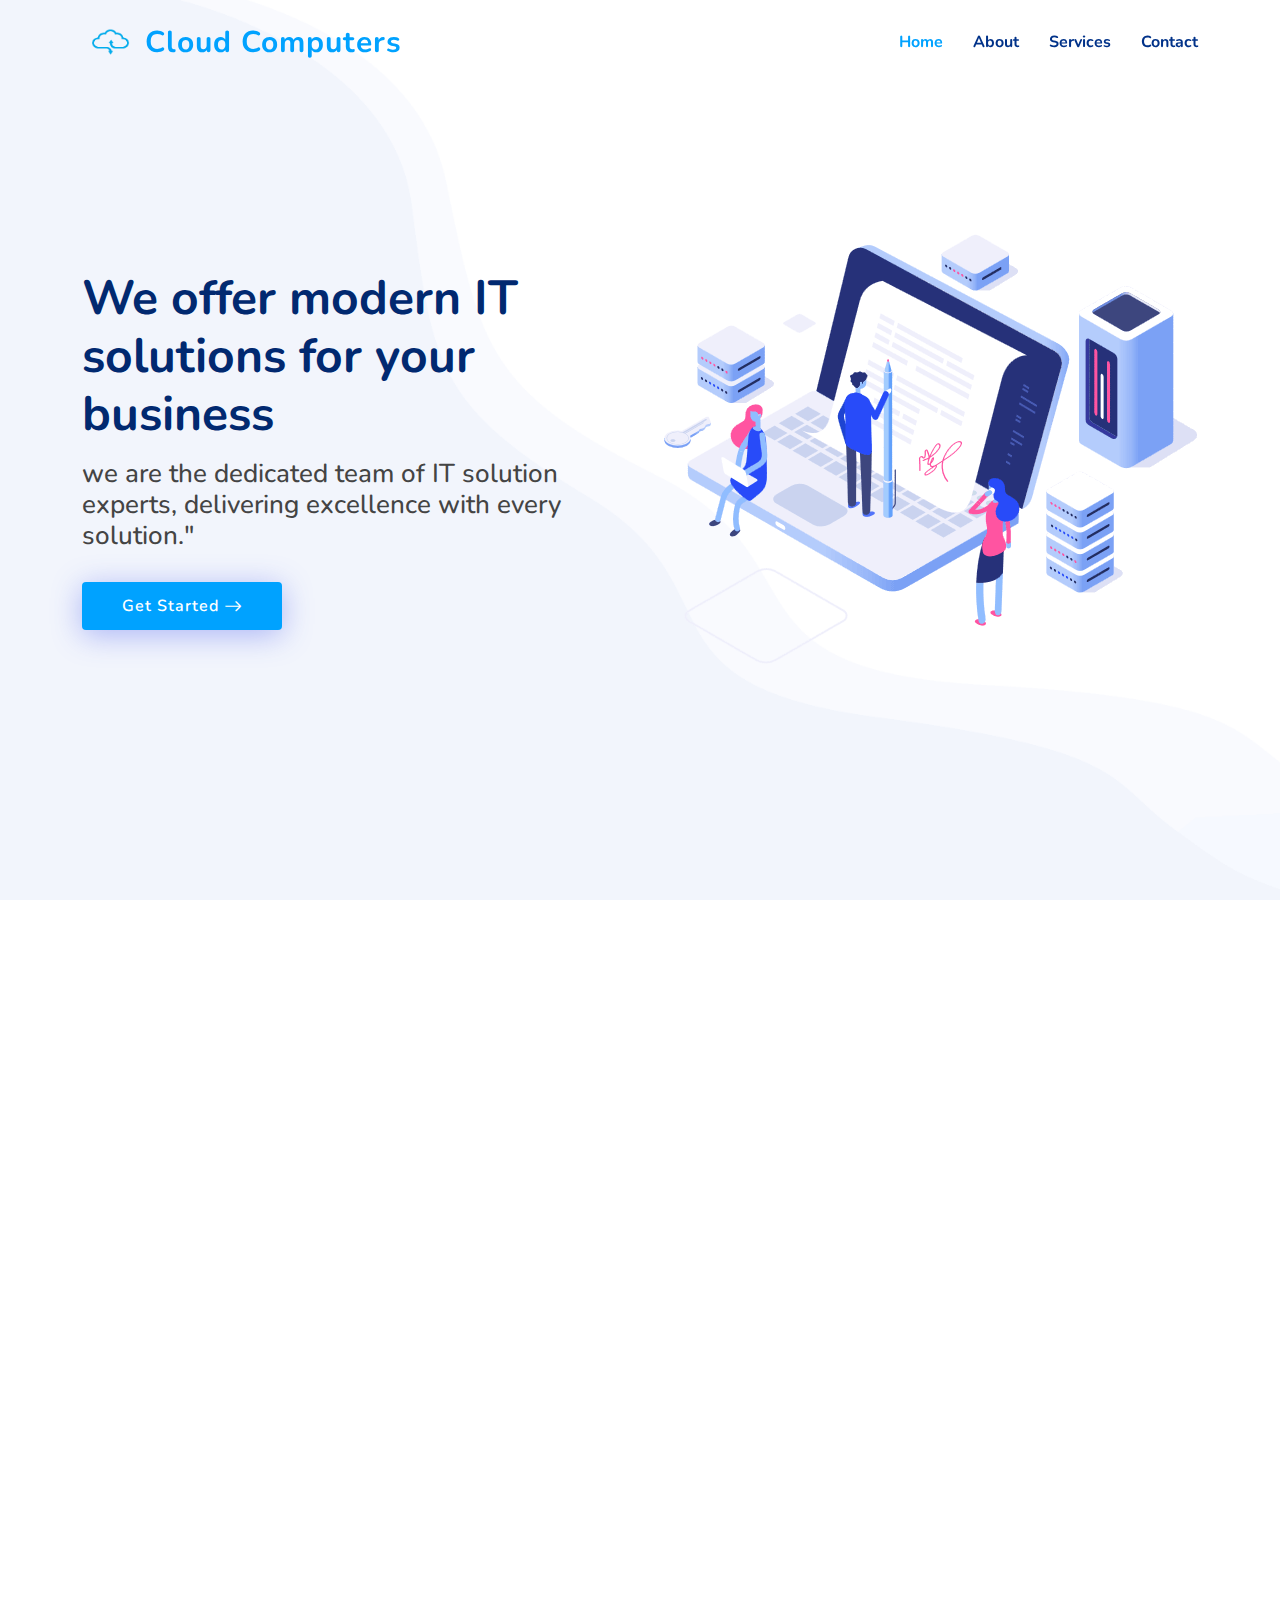
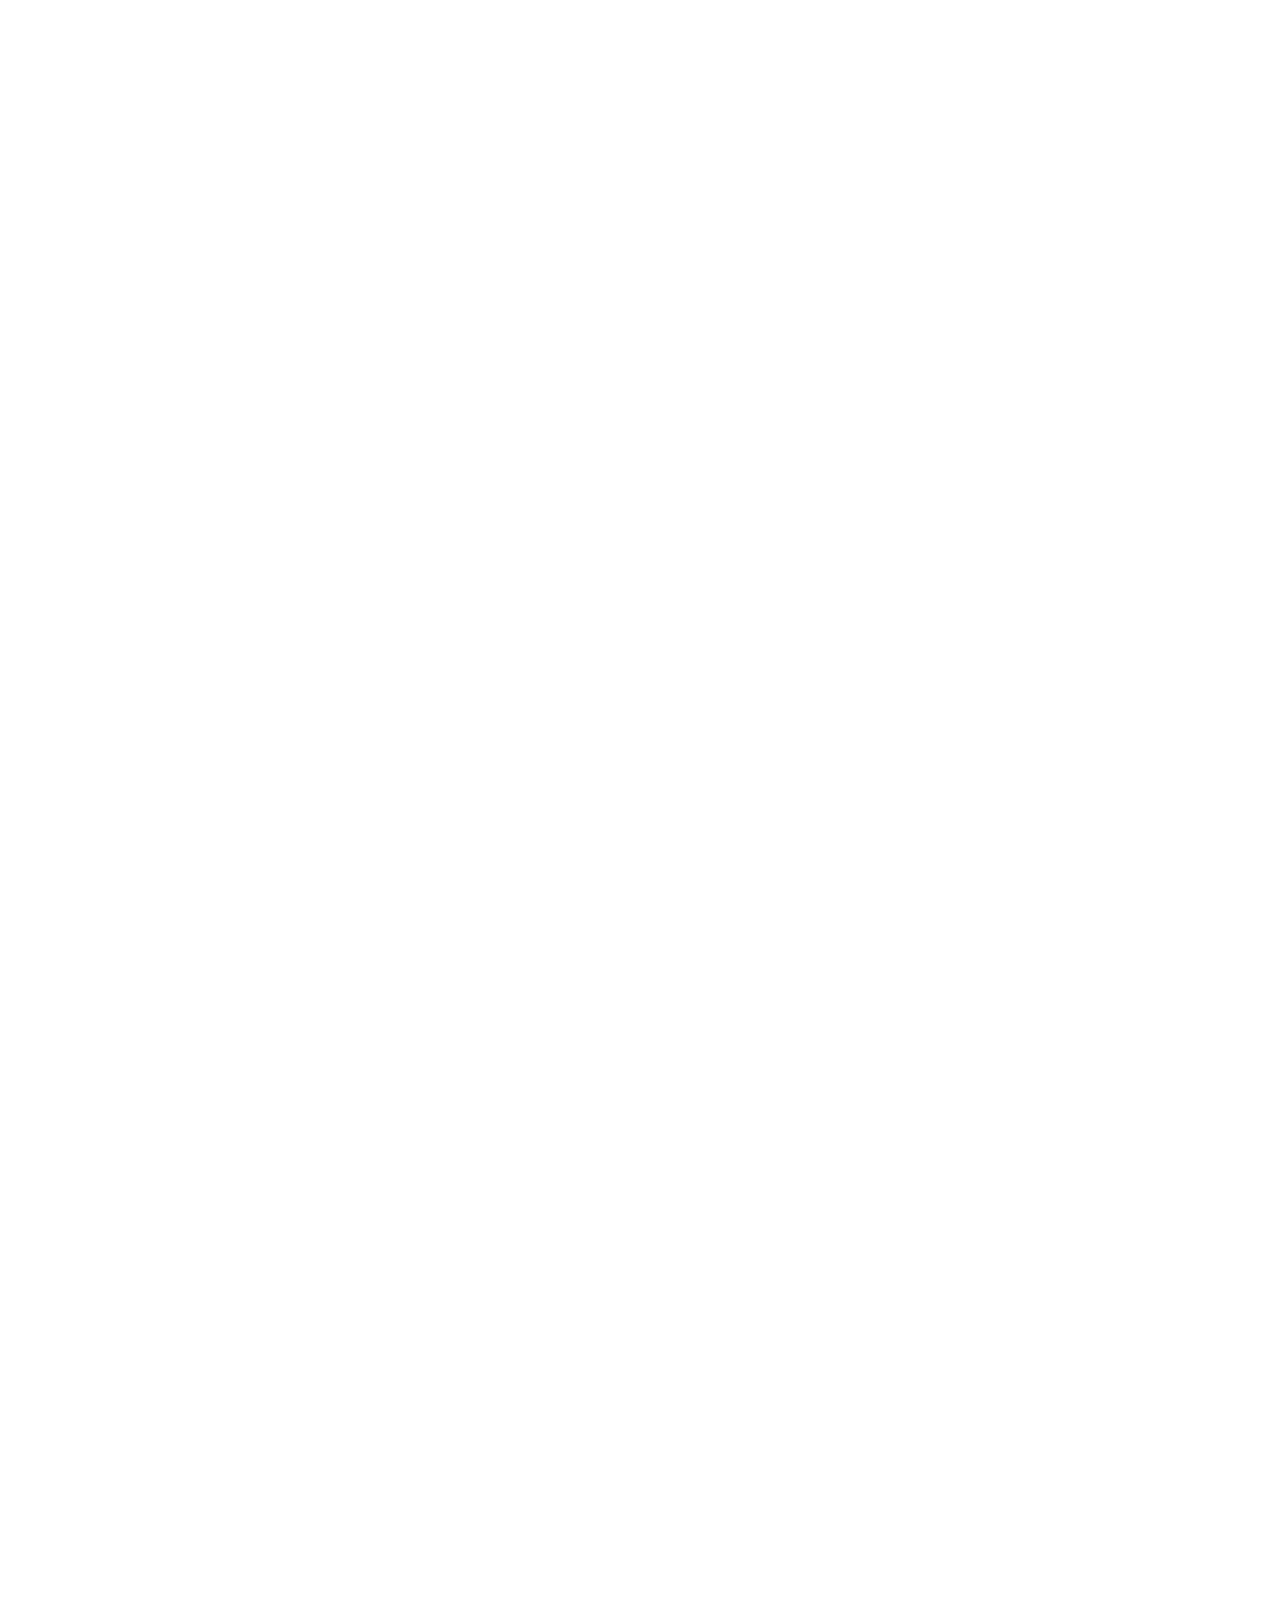
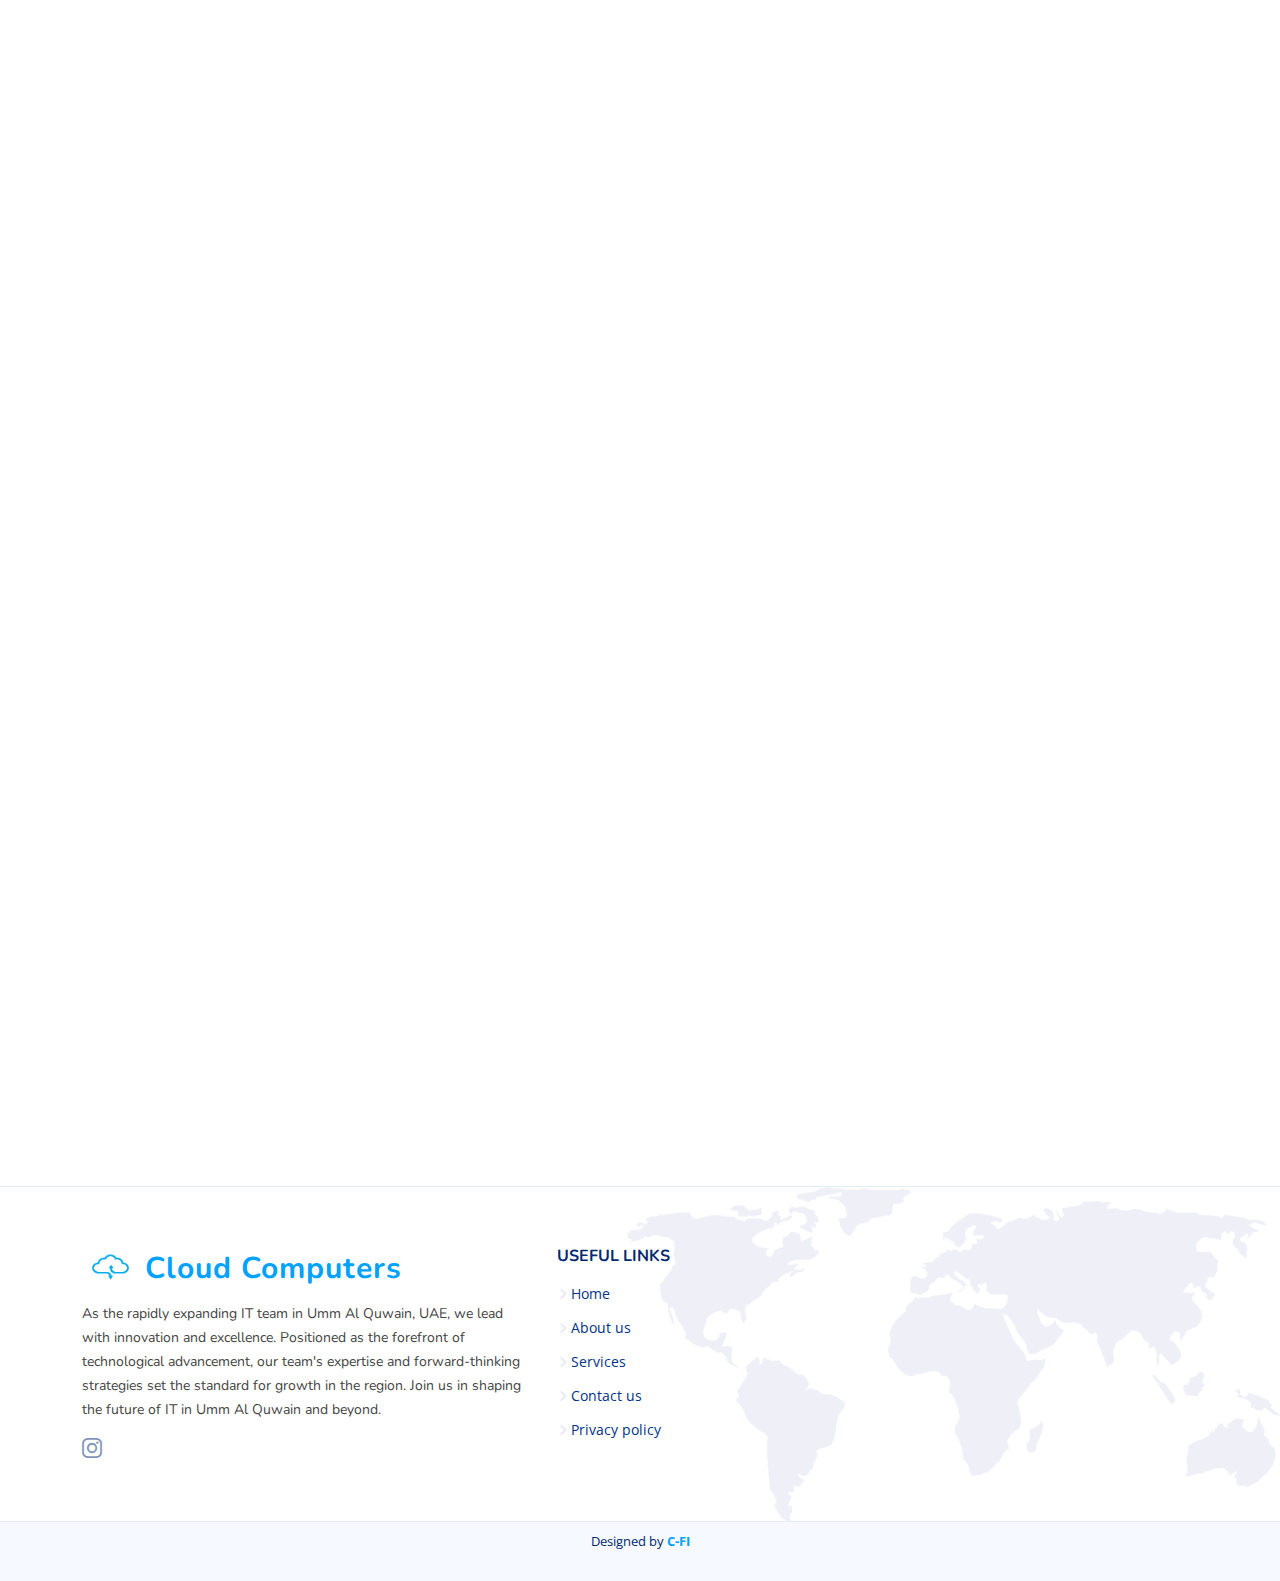
<file: CloudComputer/index.html>
<!DOCTYPE html>
<html lang="en">

<head>
  <meta charset="utf-8">
  <meta content="width=device-width, initial-scale=1.0" name="viewport">

  <title>Cloud Computers</title>
  <meta content="" name="description">
  <meta content="" name="keywords">

  <!-- Favicons -->
  <link href="assets/img/logo.png" rel="icon">
  <link href="assets/img/apple-touch-icon.png" rel="apple-touch-icon">

  <!-- Google Fonts -->
  <link href="https://fonts.googleapis.com/css?family=Open+Sans:300,300i,400,400i,600,600i,700,700i|Nunito:300,300i,400,400i,600,600i,700,700i|Poppins:300,300i,400,400i,500,500i,600,600i,700,700i" rel="stylesheet">

  <!-- Vendor CSS Files -->
  <link href="assets/vendor/aos/aos.css" rel="stylesheet">
  <link href="assets/vendor/bootstrap/css/bootstrap.min.css" rel="stylesheet">
  <link href="assets/vendor/bootstrap-icons/bootstrap-icons.css" rel="stylesheet">
  <link href="assets/vendor/glightbox/css/glightbox.min.css" rel="stylesheet">
  <link href="assets/vendor/remixicon/remixicon.css" rel="stylesheet">
  <link href="assets/vendor/swiper/swiper-bundle.min.css" rel="stylesheet">

  <!-- Template Main CSS File -->
  <link href="assets/css/style.css" rel="stylesheet">

  <!-- =======================================================
  * Template Name: FlexStart
  * Updated: Jan 09 2024 with Bootstrap v5.3.2
  * Template URL: https://bootstrapmade.com/flexstart-bootstrap-startup-template/
  * Author: BootstrapMade.com
  * License: https://bootstrapmade.com/license/
  ======================================================== -->
</head>

<body>

  <!-- ======= Header ======= -->
  <header id="header" class="header fixed-top">
    <div class="container-fluid container-xl d-flex align-items-center justify-content-between">

      <a href="index.html" class="logo d-flex align-items-center">
        <img src="assets/img/logo.png" alt="">
        <span>Cloud Computers</span>
      </a>

      <nav id="navbar" class="navbar">
        <ul>
          <li><a class="nav-link scrollto active" href="#hero">Home</a></li>
          <li><a class="nav-link scrollto" href="#about">About</a></li>
          <li><a class="nav-link scrollto" href="#services">Services</a></li>
         <!-- <li><a class="nav-link scrollto" href="#portfolio">Portfolio</a></li>
          <li><a class="nav-link scrollto" href="#team">Team</a></li> -->
        <!--  <li><a href="blog.html">Blog</a></li>     -->
        <!--  <li class="dropdown"><a href="#"><span>Drop Down</span> <i class="bi bi-chevron-down"></i></a>
            <ul>
              <li><a href="#">Drop Down 1</a></li>
              <li class="dropdown"><a href="#"><span>Deep Drop Down</span> <i class="bi bi-chevron-right"></i></a>
                <ul>
                  <li><a href="#">Deep Drop Down 1</a></li>
                  <li><a href="#">Deep Drop Down 2</a></li>
                  <li><a href="#">Deep Drop Down 3</a></li>
                  <li><a href="#">Deep Drop Down 4</a></li>
                  <li><a href="#">Deep Drop Down 5</a></li>
                </ul>
              </li>
              <li><a href="#">Drop Down 2</a></li>
              <li><a href="#">Drop Down 3</a></li>
              <li><a href="#">Drop Down 4</a></li>
            </ul>
          </li>

          <li class="dropdown megamenu"><a href="#"><span>Mega Menu</span> <i class="bi bi-chevron-down"></i></a>
            <ul>
              <li>
                <a href="#">Column 1 link 1</a>
                <a href="#">Column 1 link 2</a>
                <a href="#">Column 1 link 3</a>
              </li>
              <li>
                <a href="#">Column 2 link 1</a>
                <a href="#">Column 2 link 2</a>
                <a href="#">Column 3 link 3</a>
              </li>
              <li>
                <a href="#">Column 3 link 1</a>
                <a href="#">Column 3 link 2</a>
                <a href="#">Column 3 link 3</a>
              </li>
              <li>
                <a href="#">Column 4 link 1</a>
                <a href="#">Column 4 link 2</a>
                <a href="#">Column 4 link 3</a>
              </li>
            </ul>
          </li> -->

          <li><a class="nav-link scrollto" href="#contact">Contact</a></li>
         
        </ul>
        <i class="bi bi-list mobile-nav-toggle"></i>
      </nav><!-- .navbar -->

    </div>
  </header><!-- End Header -->

  <!-- ======= Hero Section ======= -->
  <section id="hero" class="hero d-flex align-items-center">

    <div class="container">
      <div class="row">
        <div class="col-lg-6 d-flex flex-column justify-content-center">
          <h1 data-aos="fade-up">We offer modern IT solutions for your business</h1>
          <h2 data-aos="fade-up" data-aos-delay="400">we are the dedicated team of IT solution experts, delivering excellence with every solution."</h2>
          <div data-aos="fade-up" data-aos-delay="600">
            <div class="text-center text-lg-start">
              <a href="#about" class="btn-get-started scrollto d-inline-flex align-items-center justify-content-center align-self-center">
                <span>Get Started</span>
                <i class="bi bi-arrow-right"></i>
              </a>
            </div>
          </div>
        </div>
        <div class="col-lg-6 hero-img" data-aos="zoom-out" data-aos-delay="200">
          <img src="assets/img/hero-img.png" class="img-fluid" alt="">
        </div>
      </div>
    </div>

  </section><!-- End Hero -->

  <main id="main">
    <!-- ======= About Section ======= -->
    <section id="about" class="about">

      <div class="container" data-aos="fade-up">
        <div class="row gx-0">

          <div class="col-lg-6 d-flex flex-column justify-content-center" data-aos="fade-up" data-aos-delay="200">
            <div class="content">
              <h3>Who We Are</h3>
              <h2>Empowering Success Through Innovative IT Solutions and Strategic Partnerships.</h2>
              <p>
                We're a dynamic team of IT solution experts, specializing in network infrastructure and web development. Committed to delivering secure, scalable, and innovative solutions, our customer-centric approach builds lasting partnerships based on trust. Stay ahead with us as we provide cutting-edge technologies to ensure your business thrives in the digital era. Your success is our priority, making us your trusted partner for streamlined IT solutions.
              </p>
              <div class="text-center text-lg-start">
                <a href="#services" class="btn-read-more d-inline-flex align-items-center justify-content-center align-self-center">
                  <span>Go to Services</span>
                  <i class="bi bi-arrow-right"></i>
                </a>
              </div>
            </div>
          </div>

          <div class="col-lg-6 d-flex align-items-center" data-aos="zoom-out" data-aos-delay="200">
            <img src="assets/img/about.jpg" class="img-fluid" alt="">
          </div>

        </div>
      </div>

    </section><!-- End About Section -->

    <!-- ======= Values Section ======= -->
  <!--  <section id="values" class="values">

      <div class="container" data-aos="fade-up">

        <header class="section-header">
          <h2>Our Values</h2>
          <p>Odit est perspiciatis laborum et dicta</p>
        </header>

        <div class="row">

          <div class="col-lg-4" data-aos="fade-up" data-aos-delay="200">
            <div class="box">
              <img src="assets/img/values-1.png" class="img-fluid" alt="">
              <h3>Ad cupiditate sed est odio</h3>
              <p>Eum ad dolor et. Autem aut fugiat debitis voluptatem consequuntur sit. Et veritatis id.</p>
            </div>
          </div>

          <div class="col-lg-4 mt-4 mt-lg-0" data-aos="fade-up" data-aos-delay="400">
            <div class="box">
              <img src="assets/img/values-2.png" class="img-fluid" alt="">
              <h3>Voluptatem voluptatum alias</h3>
              <p>Repudiandae amet nihil natus in distinctio suscipit id. Doloremque ducimus ea sit non.</p>
            </div>
          </div>

          <div class="col-lg-4 mt-4 mt-lg-0" data-aos="fade-up" data-aos-delay="600">
            <div class="box">
              <img src="assets/img/values-3.png" class="img-fluid" alt="">
              <h3>Fugit cupiditate alias nobis.</h3>
              <p>Quam rem vitae est autem molestias explicabo debitis sint. Vero aliquid quidem commodi.</p>
            </div>
          </div>

        </div>

      </div>

    </section><!-- End Values Section -->

    <!-- ======= Counts Section ======= -->
    <section id="counts" class="counts">
      <div class="container" data-aos="fade-up">

        <div class="row gy-4">

          <div class="col-lg-3 col-md-6">
            <div class="count-box">
              <i class="bi bi-emoji-smile"></i>
              <div>
                <span data-purecounter-start="0" data-purecounter-end="232" data-purecounter-duration="1" class="purecounter"></span>
                <p>Happy Clients</p>
              </div>
            </div>
          </div>

          <div class="col-lg-3 col-md-6">
            <div class="count-box">
              <i class="bi bi-journal-richtext" style="color: #ee6c20;"></i>
              <div>
                <span data-purecounter-start="0" data-purecounter-end="521" data-purecounter-duration="1" class="purecounter"></span>
                <p>Projects</p>
              </div>
            </div>
          </div>

          <div class="col-lg-3 col-md-6">
            <div class="count-box">
              <i class="bi bi-headset" style="color: #15be56;"></i>
              <div>
                <span data-purecounter-start="0" data-purecounter-end="1463" data-purecounter-duration="1" class="purecounter"></span>
                <p>Hours Of Support</p>
              </div>
            </div>
          </div>

          <div class="col-lg-3 col-md-6">
            <div class="count-box">
              <i class="bi bi-people" style="color: #bb0852;"></i>
              <div>
                <span data-purecounter-start="0" data-purecounter-end="15" data-purecounter-duration="1" class="purecounter"></span>
                <p>Hard Workers</p>
              </div>
            </div>
          </div>

        </div>

      </div>
    </section><!-- End Counts Section -->

    <!-- ======= Features Section ======= -->
   <!-- <section id="features" class="features">

      <div class="container" data-aos="fade-up">

        <header class="section-header">
          <h2>Features</h2>
          <p>Laboriosam et omnis fuga quis dolor direda fara</p>
        </header>

        <div class="row">

          <div class="col-lg-6">
            <img src="assets/img/features.png" class="img-fluid" alt="">
          </div>

          <div class="col-lg-6 mt-5 mt-lg-0 d-flex">
            <div class="row align-self-center gy-4">

              <div class="col-md-6" data-aos="zoom-out" data-aos-delay="200">
                <div class="feature-box d-flex align-items-center">
                  <i class="bi bi-check"></i>
                  <h3>Eos aspernatur rem</h3>
                </div>
              </div>

              <div class="col-md-6" data-aos="zoom-out" data-aos-delay="300">
                <div class="feature-box d-flex align-items-center">
                  <i class="bi bi-check"></i>
                  <h3>Facilis neque ipsa</h3>
                </div>
              </div>

              <div class="col-md-6" data-aos="zoom-out" data-aos-delay="400">
                <div class="feature-box d-flex align-items-center">
                  <i class="bi bi-check"></i>
                  <h3>Volup amet voluptas</h3>
                </div>
              </div>

              <div class="col-md-6" data-aos="zoom-out" data-aos-delay="500">
                <div class="feature-box d-flex align-items-center">
                  <i class="bi bi-check"></i>
                  <h3>Rerum omnis sint</h3>
                </div>
              </div>

              <div class="col-md-6" data-aos="zoom-out" data-aos-delay="600">
                <div class="feature-box d-flex align-items-center">
                  <i class="bi bi-check"></i>
                  <h3>Alias possimus</h3>
                </div>
              </div>

              <div class="col-md-6" data-aos="zoom-out" data-aos-delay="700">
                <div class="feature-box d-flex align-items-center">
                  <i class="bi bi-check"></i>
                  <h3>Repellendus mollitia</h3>
                </div>
              </div>

            </div>
          </div>

        </div> <!-- / row -->

        <!-- Feature Tabs -->
      <!--  <div class="row feture-tabs" data-aos="fade-up">
          <div class="col-lg-6">
            <h3>Neque officiis dolore maiores et exercitationem quae est seda lidera pat claero</h3>

            <!-- Tabs -->
        <!--    <ul class="nav nav-pills mb-3">
              <li>
                <a class="nav-link active" data-bs-toggle="pill" href="#tab1">Saepe fuga</a>
              </li>
              <li>
                <a class="nav-link" data-bs-toggle="pill" href="#tab2">Voluptates</a>
              </li>
              <li>
                <a class="nav-link" data-bs-toggle="pill" href="#tab3">Corrupti</a>
              </li>
            </ul><!-- End Tabs -->

            <!-- Tab Content -->
          <!--  <div class="tab-content">

              <div class="tab-pane fade show active" id="tab1">
                <p>Consequuntur inventore voluptates consequatur aut vel et. Eos doloribus expedita. Sapiente atque consequatur minima nihil quae aspernatur quo suscipit voluptatem.</p>
                <div class="d-flex align-items-center mb-2">
                  <i class="bi bi-check2"></i>
                  <h4>Repudiandae rerum velit modi et officia quasi facilis</h4>
                </div>
                <p>Laborum omnis voluptates voluptas qui sit aliquam blanditiis. Sapiente minima commodi dolorum non eveniet magni quaerat nemo et.</p>
                <div class="d-flex align-items-center mb-2">
                  <i class="bi bi-check2"></i>
                  <h4>Incidunt non veritatis illum ea ut nisi</h4>
                </div>
                <p>Non quod totam minus repellendus autem sint velit. Rerum debitis facere soluta tenetur. Iure molestiae assumenda sunt qui inventore eligendi voluptates nisi at. Dolorem quo tempora. Quia et perferendis.</p>
              </div><!-- End Tab 1 Content -->

           <!--   <div class="tab-pane fade show" id="tab2">
                <p>Consequuntur inventore voluptates consequatur aut vel et. Eos doloribus expedita. Sapiente atque consequatur minima nihil quae aspernatur quo suscipit voluptatem.</p>
                <div class="d-flex align-items-center mb-2">
                  <i class="bi bi-check2"></i>
                  <h4>Repudiandae rerum velit modi et officia quasi facilis</h4>
                </div>
                <p>Laborum omnis voluptates voluptas qui sit aliquam blanditiis. Sapiente minima commodi dolorum non eveniet magni quaerat nemo et.</p>
                <div class="d-flex align-items-center mb-2">
                  <i class="bi bi-check2"></i>
                  <h4>Incidunt non veritatis illum ea ut nisi</h4>
                </div>
                <p>Non quod totam minus repellendus autem sint velit. Rerum debitis facere soluta tenetur. Iure molestiae assumenda sunt qui inventore eligendi voluptates nisi at. Dolorem quo tempora. Quia et perferendis.</p>
              </div><!-- End Tab 2 Content -->

            <!--  <div class="tab-pane fade show" id="tab3">
                <p>Consequuntur inventore voluptates consequatur aut vel et. Eos doloribus expedita. Sapiente atque consequatur minima nihil quae aspernatur quo suscipit voluptatem.</p>
                <div class="d-flex align-items-center mb-2">
                  <i class="bi bi-check2"></i>
                  <h4>Repudiandae rerum velit modi et officia quasi facilis</h4>
                </div>
                <p>Laborum omnis voluptates voluptas qui sit aliquam blanditiis. Sapiente minima commodi dolorum non eveniet magni quaerat nemo et.</p>
                <div class="d-flex align-items-center mb-2">
                  <i class="bi bi-check2"></i>
                  <h4>Incidunt non veritatis illum ea ut nisi</h4>
                </div>
                <p>Non quod totam minus repellendus autem sint velit. Rerum debitis facere soluta tenetur. Iure molestiae assumenda sunt qui inventore eligendi voluptates nisi at. Dolorem quo tempora. Quia et perferendis.</p>
              </div><!-- End Tab 3 Content -->

            </div>

          </div>

      <!--    <div class="col-lg-6">
            <img src="assets/img/features-2.png" class="img-fluid" alt="">
          </div>

        </div><!-- End Feature Tabs -->

        <!-- Feature Icons -->
       <!-- <div class="row feature-icons" data-aos="fade-up">
          <h3>Ratione mollitia eos ab laudantium rerum beatae quo</h3>

          <div class="row">

            <div class="col-xl-4 text-center" data-aos="fade-right" data-aos-delay="100">
              <img src="assets/img/features-3.png" class="img-fluid p-4" alt="">
            </div>

            <div class="col-xl-8 d-flex content">
              <div class="row align-self-center gy-4">

                <div class="col-md-6 icon-box" data-aos="fade-up">
                  <i class="ri-line-chart-line"></i>
                  <div>
                    <h4>Corporis voluptates sit</h4>
                    <p>Consequuntur sunt aut quasi enim aliquam quae harum pariatur laboris nisi ut aliquip</p>
                  </div>
                </div>

                <div class="col-md-6 icon-box" data-aos="fade-up" data-aos-delay="100">
                  <i class="ri-stack-line"></i>
                  <div>
                    <h4>Ullamco laboris nisi</h4>
                    <p>Excepteur sint occaecat cupidatat non proident, sunt in culpa qui officia deserunt</p>
                  </div>
                </div>

                <div class="col-md-6 icon-box" data-aos="fade-up" data-aos-delay="200">
                  <i class="ri-brush-4-line"></i>
                  <div>
                    <h4>Labore consequatur</h4>
                    <p>Aut suscipit aut cum nemo deleniti aut omnis. Doloribus ut maiores omnis facere</p>
                  </div>
                </div>

                <div class="col-md-6 icon-box" data-aos="fade-up" data-aos-delay="300">
                  <i class="ri-magic-line"></i>
                  <div>
                    <h4>Beatae veritatis</h4>
                    <p>Expedita veritatis consequuntur nihil tempore laudantium vitae denat pacta</p>
                  </div>
                </div>

                <div class="col-md-6 icon-box" data-aos="fade-up" data-aos-delay="400">
                  <i class="ri-command-line"></i>
                  <div>
                    <h4>Molestiae dolor</h4>
                    <p>Et fuga et deserunt et enim. Dolorem architecto ratione tensa raptor marte</p>
                  </div>
                </div>

                <div class="col-md-6 icon-box" data-aos="fade-up" data-aos-delay="500">
                  <i class="ri-radar-line"></i>
                  <div>
                    <h4>Explicabo consectetur</h4>
                    <p>Est autem dicta beatae suscipit. Sint veritatis et sit quasi ab aut inventore</p>
                  </div>
                </div>

              </div>
            </div>

          </div>

        </div><!-- End Feature Icons -->

   <!--   </div>

    </section><!-- End Features Section -->

    <!-- ======= Services Section ======= -->
    <section id="services" class="services">

      <div class="container" data-aos="fade-up">

        <header class="section-header">
          <h2>Services</h2>
          <p>What type of service is it?</p>
        </header>

        <div class="row gy-1">

          <div class= "col-lg-4 col-md-6" data-aos="fade-up" data-aos-delay="200">
            <div class="service-box blue">
              <i class=""><img src="assets/img/services_folder/phone_system.png" alt="" width="160" height="100"></i>
              
              <h3 style="margin-bottom: 6rem">Phone System</h3>
              <!-- Add more HTML elements as needed within the same div -->
            </div>
          </div>

          <div class="col-lg-4 col-md-6" data-aos="fade-up" data-aos-delay="200">
            <div class="service-box blue">
              <i class=""><img src="assets/img/services_folder/DoorAccess.png" alt="" width="160" height="100"></i>
              
              <h3 style="margin-bottom: 6rem">
                Access Door System</h3>
              <!-- Add more HTML elements as needed within the same div -->
            </div>
          </div>

          <div class="col-lg-4 col-md-6" data-aos="fade-up" data-aos-delay="200">
            <div class="service-box blue">
              <i class=""><img src="assets/img/services_folder/NetworkSupport.png" alt="" width="160" height="100"></i>
              
              <h3 style="margin-bottom: 6rem">Network Support</h3>
              <!-- Add more HTML elements as needed within the same div -->
            </div>
          </div>

          <div class="col-lg-4 col-md-6" data-aos="fade-up" data-aos-delay="200">
            <div class="service-box blue">
              <i class=""><img src="assets/img/services_folder/wifi.png" alt="" width="160" height="100"></i>
              
              <h3 style="margin-bottom: 6rem">WIFI Support</h3>
              <!-- Add more HTML elements as needed within the same div -->
            </div>
          </div>

          <div class="col-lg-4 col-md-6" data-aos="fade-up" data-aos-delay="200">
            <div class="service-box blue">
              <i class=""><img src="assets/img/services_folder/serverSupport.png" alt="" width="160" height="100"></i>
              
              <h3 style="margin-bottom: 6rem">Server Support</h3>
              <!-- Add more HTML elements as needed within the same div -->
            </div>
          </div>

          <div class="col-lg-4 col-md-6" data-aos="fade-up" data-aos-delay="200">
            <div class="service-box blue">
              <i class=""><img src="assets/img/services_folder/home.png" alt="" width="160" height="100"></i>
              
              <h3 style="margin-bottom: 6rem">Automation System</h3>
              <!-- Add more HTML elements as needed within the same div -->
            </div>
          </div>
         
          <div class="col-lg-4 col-md-6" data-aos="fade-up" data-aos-delay="200">
            <div class="service-box blue">
              <i class=""><img src="assets/img/services_folder/IT-helth-check.png" alt="" width="160" height="100"></i>
              
              <h3 style="margin-bottom: 6rem">IT Health Check</h3>
              <!-- Add more HTML elements as needed within the same div -->
            </div>
          </div>

          <div class="col-lg-4 col-md-6" data-aos="fade-up" data-aos-delay="200">
            <div class="service-box blue">
              <i class=""><img src="assets/img/services_folder/Software-Setup-and-Support.png" alt="" width="160" height="100"></i>
              
              <h3 style="margin-bottom: 6rem">Software Setup & Support</h3>
              <!-- Add more HTML elements as needed within the same div -->
            </div>
          </div>

          <div class="col-lg-4 col-md-6" data-aos="fade-up" data-aos-delay="200">
            <div class="service-box blue">
              <i class=""><img src="assets/img/services_folder/printer.png" alt="" width="160" height="100"></i>
              
              <h3 style="margin-bottom: 6rem">Priner & Scanner</h3>
              <!-- Add more HTML elements as needed within the same div -->
            </div>
          </div>

          <div class="col-lg-4 col-md-6" data-aos="fade-up" data-aos-delay="200">
            <div class="service-box blue">
              <i class=""><img src="assets/img/services_folder/Backup-Solutions.png" alt="" width="160" height="100"></i>
              
              <h3 style="margin-bottom: 6rem">Backup Solution</h3>
              <!-- Add more HTML elements as needed within the same div -->
            </div>
          </div>

          <div class="col-lg-4 col-md-6" data-aos="fade-up" data-aos-delay="200">
            <div class="service-box blue">
              <i class=""><img src="assets/img/services_folder/E-mail.png" alt="" width="160" height="100"></i>
              
              <h3 style="margin-bottom: 6rem">Email Support</h3>
              <!-- Add more HTML elements as needed within the same div -->
            </div>
          </div>

          <div class="col-lg-4 col-md-6" data-aos="fade-up" data-aos-delay="200">
            <div class="service-box blue">
              <i class=""></i>
              
              <h3 style="margin-bottom: 6rem" >AMC Support</h3>
              <!-- Add more HTML elements as needed within the same div -->
            </div>
          </div>

        </div>

      </div>

    </section><!-- End Services Section -->

    <!-- ======= Pricing Section ======= -->
   <!-- <section id="pricing" class="pricing">

      <div class="container" data-aos="fade-up">

        <header class="section-header">
          <h2>Pricing</h2>
          <p>Check our Pricing</p>
        </header>

        <div class="row gy-4" data-aos="fade-left">

          <div class="col-lg-3 col-md-6" data-aos="zoom-in" data-aos-delay="100">
            <div class="box">
              <h3 style="color: #07d5c0;">Free Plan</h3>
              <div class="price"><sup>$</sup>0<span> / mo</span></div>
              <img src="assets/img/pricing-free.png" class="img-fluid" alt="">
              <ul>
                <li>Aida dere</li>
                <li>Nec feugiat nisl</li>
                <li>Nulla at volutpat dola</li>
                <li class="na">Pharetra massa</li>
                <li class="na">Massa ultricies mi</li>
              </ul>
              <a href="#" class="btn-buy">Buy Now</a>
            </div>
          </div>

          <div class="col-lg-3 col-md-6" data-aos="zoom-in" data-aos-delay="200">
            <div class="box">
              <span class="featured">Featured</span>
              <h3 style="color: #65c600;">Starter Plan</h3>
              <div class="price"><sup>$</sup>19<span> / mo</span></div>
              <img src="assets/img/pricing-starter.png" class="img-fluid" alt="">
              <ul>
                <li>Aida dere</li>
                <li>Nec feugiat nisl</li>
                <li>Nulla at volutpat dola</li>
                <li>Pharetra massa</li>
                <li class="na">Massa ultricies mi</li>
              </ul>
              <a href="#" class="btn-buy">Buy Now</a>
            </div>
          </div>

          <div class="col-lg-3 col-md-6" data-aos="zoom-in" data-aos-delay="300">
            <div class="box">
              <h3 style="color: #ff901c;">Business Plan</h3>
              <div class="price"><sup>$</sup>29<span> / mo</span></div>
              <img src="assets/img/pricing-business.png" class="img-fluid" alt="">
              <ul>
                <li>Aida dere</li>
                <li>Nec feugiat nisl</li>
                <li>Nulla at volutpat dola</li>
                <li>Pharetra massa</li>
                <li>Massa ultricies mi</li>
              </ul>
              <a href="#" class="btn-buy">Buy Now</a>
            </div>
          </div>

          <div class="col-lg-3 col-md-6" data-aos="zoom-in" data-aos-delay="400">
            <div class="box">
              <h3 style="color: #ff0071;">Ultimate Plan</h3>
              <div class="price"><sup>$</sup>49<span> / mo</span></div>
              <img src="assets/img/pricing-ultimate.png" class="img-fluid" alt="">
              <ul>
                <li>Aida dere</li>
                <li>Nec feugiat nisl</li>
                <li>Nulla at volutpat dola</li>
                <li>Pharetra massa</li>
                <li>Massa ultricies mi</li>
              </ul>
              <a href="#" class="btn-buy">Buy Now</a>
            </div>
          </div>

        </div>

      </div>  

    </section><!-- End Pricing Section -->


    <!-- ======= F.A.Q Section ======= -->
 <!--   <section id="faq" class="faq">

      <div class="container" data-aos="fade-up">

        <header class="section-header">
          <h2>F.A.Q</h2>
          <p>Frequently Asked Questions</p>
        </header>

        <div class="row">
          <div class="col-lg-6">
            <!-- F.A.Q List 1-->
       <!--     <div class="accordion accordion-flush" id="faqlist1">
              <div class="accordion-item">
                <h2 class="accordion-header">
                  <button class="accordion-button collapsed" type="button" data-bs-toggle="collapse" data-bs-target="#faq-content-1">
                    Non consectetur a erat nam at lectus urna duis?
                  </button>
                </h2>
                <div id="faq-content-1" class="accordion-collapse collapse" data-bs-parent="#faqlist1">
                  <div class="accordion-body">
                    Feugiat pretium nibh ipsum consequat. Tempus iaculis urna id volutpat lacus laoreet non curabitur gravida. Venenatis lectus magna fringilla urna porttitor rhoncus dolor purus non.
                  </div>
                </div>
              </div>

              <div class="accordion-item">
                <h2 class="accordion-header">
                  <button class="accordion-button collapsed" type="button" data-bs-toggle="collapse" data-bs-target="#faq-content-2">
                    Feugiat scelerisque varius morbi enim nunc faucibus a pellentesque?
                  </button>
                </h2>
                <div id="faq-content-2" class="accordion-collapse collapse" data-bs-parent="#faqlist1">
                  <div class="accordion-body">
                    Dolor sit amet consectetur adipiscing elit pellentesque habitant morbi. Id interdum velit laoreet id donec ultrices. Fringilla phasellus faucibus scelerisque eleifend donec pretium. Est pellentesque elit ullamcorper dignissim. Mauris ultrices eros in cursus turpis massa tincidunt dui.
                  </div>
                </div>
              </div>

              <div class="accordion-item">
                <h2 class="accordion-header">
                  <button class="accordion-button collapsed" type="button" data-bs-toggle="collapse" data-bs-target="#faq-content-3">
                    Dolor sit amet consectetur adipiscing elit pellentesque habitant morbi?
                  </button>
                </h2>
                <div id="faq-content-3" class="accordion-collapse collapse" data-bs-parent="#faqlist1">
                  <div class="accordion-body">
                    Eleifend mi in nulla posuere sollicitudin aliquam ultrices sagittis orci. Faucibus pulvinar elementum integer enim. Sem nulla pharetra diam sit amet nisl suscipit. Rutrum tellus pellentesque eu tincidunt. Lectus urna duis convallis convallis tellus. Urna molestie at elementum eu facilisis sed odio morbi quis
                  </div>
                </div>
              </div>

            </div>
          </div>

          <div class="col-lg-6">

            <!-- F.A.Q List 2-->
       <!--     <div class="accordion accordion-flush" id="faqlist2">

              <div class="accordion-item">
                <h2 class="accordion-header">
                  <button class="accordion-button collapsed" type="button" data-bs-toggle="collapse" data-bs-target="#faq2-content-1">
                    Ac odio tempor orci dapibus. Aliquam eleifend mi in nulla?
                  </button>
                </h2>
                <div id="faq2-content-1" class="accordion-collapse collapse" data-bs-parent="#faqlist2">
                  <div class="accordion-body">
                    Dolor sit amet consectetur adipiscing elit pellentesque habitant morbi. Id interdum velit laoreet id donec ultrices. Fringilla phasellus faucibus scelerisque eleifend donec pretium. Est pellentesque elit ullamcorper dignissim. Mauris ultrices eros in cursus turpis massa tincidunt dui.
                  </div>
                </div>
              </div>

              <div class="accordion-item">
                <h2 class="accordion-header">
                  <button class="accordion-button collapsed" type="button" data-bs-toggle="collapse" data-bs-target="#faq2-content-2">
                    Tempus quam pellentesque nec nam aliquam sem et tortor consequat?
                  </button>
                </h2>
                <div id="faq2-content-2" class="accordion-collapse collapse" data-bs-parent="#faqlist2">
                  <div class="accordion-body">
                    Molestie a iaculis at erat pellentesque adipiscing commodo. Dignissim suspendisse in est ante in. Nunc vel risus commodo viverra maecenas accumsan. Sit amet nisl suscipit adipiscing bibendum est. Purus gravida quis blandit turpis cursus in
                  </div>
                </div>
              </div>

              <div class="accordion-item">
                <h2 class="accordion-header">
                  <button class="accordion-button collapsed" type="button" data-bs-toggle="collapse" data-bs-target="#faq2-content-3">
                    Varius vel pharetra vel turpis nunc eget lorem dolor?
                  </button>
                </h2>
                <div id="faq2-content-3" class="accordion-collapse collapse" data-bs-parent="#faqlist2">
                  <div class="accordion-body">
                    Laoreet sit amet cursus sit amet dictum sit amet justo. Mauris vitae ultricies leo integer malesuada nunc vel. Tincidunt eget nullam non nisi est sit amet. Turpis nunc eget lorem dolor sed. Ut venenatis tellus in metus vulputate eu scelerisque. Pellentesque diam volutpat commodo sed egestas egestas fringilla phasellus faucibus. Nibh tellus molestie nunc non blandit massa enim nec.
                  </div>
                </div>
              </div>

            </div>
          </div>

        </div>

      </div>

    </section><!-- End F.A.Q Section -->

    <!-- ======= Portfolio Section ======= -->
  <!--  <section id="portfolio" class="portfolio">

      <div class="container" data-aos="fade-up">

        <header class="section-header">
          <h2>Portfolio</h2>
          <p>Check our latest work</p>
        </header>

        <div class="row" data-aos="fade-up" data-aos-delay="100">
          <div class="col-lg-12 d-flex justify-content-center">
            <ul id="portfolio-flters">
              <li data-filter="*" class="filter-active">All</li>
              <li data-filter=".filter-app">App</li>
              <li data-filter=".filter-card">Card</li>
              <li data-filter=".filter-web">Web</li>
            </ul>
          </div>
        </div>

        <div class="row gy-4 portfolio-container" data-aos="fade-up" data-aos-delay="200">

          <div class="col-lg-4 col-md-6 portfolio-item filter-app">
            <div class="portfolio-wrap">
              <img src="assets/img/portfolio/portfolio-1.jpg" class="img-fluid" alt="">
              <div class="portfolio-info">
                <h4>App 1</h4>
                <p>App</p>
                <div class="portfolio-links">
                  <a href="assets/img/portfolio/portfolio-1.jpg" data-gallery="portfolioGallery" class="portfokio-lightbox" title="App 1"><i class="bi bi-plus"></i></a>
                  <a href="portfolio-details.html" title="More Details"><i class="bi bi-link"></i></a>
                </div>
              </div>
            </div>
          </div>

          <div class="col-lg-4 col-md-6 portfolio-item filter-web">
            <div class="portfolio-wrap">
              <img src="assets/img/portfolio/portfolio-2.jpg" class="img-fluid" alt="">
              <div class="portfolio-info">
                <h4>Web 3</h4>
                <p>Web</p>
                <div class="portfolio-links">
                  <a href="assets/img/portfolio/portfolio-2.jpg" data-gallery="portfolioGallery" class="portfokio-lightbox" title="Web 3"><i class="bi bi-plus"></i></a>
                  <a href="portfolio-details.html" title="More Details"><i class="bi bi-link"></i></a>
                </div>
              </div>
            </div>
          </div>

          <div class="col-lg-4 col-md-6 portfolio-item filter-app">
            <div class="portfolio-wrap">
              <img src="assets/img/portfolio/portfolio-3.jpg" class="img-fluid" alt="">
              <div class="portfolio-info">
                <h4>App 2</h4>
                <p>App</p>
                <div class="portfolio-links">
                  <a href="assets/img/portfolio/portfolio-3.jpg" data-gallery="portfolioGallery" class="portfokio-lightbox" title="App 2"><i class="bi bi-plus"></i></a>
                  <a href="portfolio-details.html" title="More Details"><i class="bi bi-link"></i></a>
                </div>
              </div>
            </div>
          </div>

          <div class="col-lg-4 col-md-6 portfolio-item filter-card">
            <div class="portfolio-wrap">
              <img src="assets/img/portfolio/portfolio-4.jpg" class="img-fluid" alt="">
              <div class="portfolio-info">
                <h4>Card 2</h4>
                <p>Card</p>
                <div class="portfolio-links">
                  <a href="assets/img/portfolio/portfolio-4.jpg" data-gallery="portfolioGallery" class="portfokio-lightbox" title="Card 2"><i class="bi bi-plus"></i></a>
                  <a href="portfolio-details.html" title="More Details"><i class="bi bi-link"></i></a>
                </div>
              </div>
            </div>
          </div>

          <div class="col-lg-4 col-md-6 portfolio-item filter-web">
            <div class="portfolio-wrap">
              <img src="assets/img/portfolio/portfolio-5.jpg" class="img-fluid" alt="">
              <div class="portfolio-info">
                <h4>Web 2</h4>
                <p>Web</p>
                <div class="portfolio-links">
                  <a href="assets/img/portfolio/portfolio-5.jpg" data-gallery="portfolioGallery" class="portfokio-lightbox" title="Web 2"><i class="bi bi-plus"></i></a>
                  <a href="portfolio-details.html" title="More Details"><i class="bi bi-link"></i></a>
                </div>
              </div>
            </div>
          </div>

          <div class="col-lg-4 col-md-6 portfolio-item filter-app">
            <div class="portfolio-wrap">
              <img src="assets/img/portfolio/portfolio-6.jpg" class="img-fluid" alt="">
              <div class="portfolio-info">
                <h4>App 3</h4>
                <p>App</p>
                <div class="portfolio-links">
                  <a href="assets/img/portfolio/portfolio-6.jpg" data-gallery="portfolioGallery" class="portfokio-lightbox" title="App 3"><i class="bi bi-plus"></i></a>
                  <a href="portfolio-details.html" title="More Details"><i class="bi bi-link"></i></a>
                </div>
              </div>
            </div>
          </div>

          <div class="col-lg-4 col-md-6 portfolio-item filter-card">
            <div class="portfolio-wrap">
              <img src="assets/img/portfolio/portfolio-7.jpg" class="img-fluid" alt="">
              <div class="portfolio-info">
                <h4>Card 1</h4>
                <p>Card</p>
                <div class="portfolio-links">
                  <a href="assets/img/portfolio/portfolio-7.jpg" data-gallery="portfolioGallery" class="portfokio-lightbox" title="Card 1"><i class="bi bi-plus"></i></a>
                  <a href="portfolio-details.html" title="More Details"><i class="bi bi-link"></i></a>
                </div>
              </div>
            </div>
          </div>

          <div class="col-lg-4 col-md-6 portfolio-item filter-card">
            <div class="portfolio-wrap">
              <img src="assets/img/portfolio/portfolio-8.jpg" class="img-fluid" alt="">
              <div class="portfolio-info">
                <h4>Card 3</h4>
                <p>Card</p>
                <div class="portfolio-links">
                  <a href="assets/img/portfolio/portfolio-8.jpg" data-gallery="portfolioGallery" class="portfokio-lightbox" title="Card 3"><i class="bi bi-plus"></i></a>
                  <a href="portfolio-details.html" title="More Details"><i class="bi bi-link"></i></a>
                </div>
              </div>
            </div>
          </div>

          <div class="col-lg-4 col-md-6 portfolio-item filter-web">
            <div class="portfolio-wrap">
              <img src="assets/img/portfolio/portfolio-9.jpg" class="img-fluid" alt="">
              <div class="portfolio-info">
                <h4>Web 3</h4>
                <p>Web</p>
                <div class="portfolio-links">
                  <a href="assets/img/portfolio/portfolio-9.jpg" data-gallery="portfolioGallery" class="portfokio-lightbox" title="Web 3"><i class="bi bi-plus"></i></a>
                  <a href="portfolio-details.html" title="More Details"><i class="bi bi-link"></i></a>
                </div>
              </div>
            </div>
          </div>

        </div>

      </div>

    </section><!-- End Portfolio Section -->

    <!-- ======= Testimonials Section ======= -->
    <section id="testimonials" class="testimonials">

      <div class="container" data-aos="fade-up">

        <header class="section-header">
          <a href="https://www.google.com/search?q=cloud+computers+google+review&sca_esv=600053872&sxsrf=ACQVn0-SdRIMVHU35IFpXehBACNh42qjNQ%3A1705751709763&ei=nbSrZdGWLpvbi-gP_baLYA&ved=0ahUKEwiR2fCl9OuDAxWb7QIHHX3bAgwQ4dUDCBA&uact=5&oq=cloud+computers+google+review&gs_lp=[base64]&sclient=gws-wiz-serp#lrd=0x3ef5fe58c8e96889:0x65a65575c48cddce,3,,,,"
          class="" target="_blank">
          <img src="assets/img/googleExcellence.png" alt="" width="140" height="90">
       </a>
       
          <p>What they are saying about us</p>
        </header>

        <div class="testimonials-slider swiper" data-aos="fade-up" data-aos-delay="200">
          <div class="swiper-wrapper">
            <div class="swiper-slide">
              <div class="testimonial-item">
                <a href="https://www.google.com/search?q=cloud+computers+google+review&sca_esv=600053872&sxsrf=ACQVn0-SdRIMVHU35IFpXehBACNh42qjNQ%3A1705751709763&ei=nbSrZdGWLpvbi-gP_baLYA&ved=0ahUKEwiR2fCl9OuDAxWb7QIHHX3bAgwQ4dUDCBA&uact=5&oq=cloud+computers+google+review&gs_lp=[base64]&sclient=gws-wiz-serp#lrd=0x3ef5fe58c8e96889:0x65a65575c48cddce,3,,,,"
          class="" target="_blank">
                <div class="stars">
                  <i class="bi bi-star-fill"></i><i class="bi bi-star-fill"></i><i class="bi bi-star-fill"></i><i class="bi bi-star-fill"></i><i class="bi bi-star-fill"></i>
                </div>
                <p>
                  I spilled liquid on my MacBook and was terrified that it wouldn’t work again. They fixed it over the weekend in a matter of 2 days and my laptop is like brand new ! Very professional. Thank you
                </p>
                <div class="profile mt-auto">
                 
                  <h3>Hiba Hammami</h3>
                  
                </div>
                </a>
              </div>
            </div><!-- End testimonial item -->

            <div class="swiper-slide">
              <div class="testimonial-item">
                <a href="https://www.google.com/search?q=cloud+computers+google+review&sca_esv=600053872&sxsrf=ACQVn0-SdRIMVHU35IFpXehBACNh42qjNQ%3A1705751709763&ei=nbSrZdGWLpvbi-gP_baLYA&ved=0ahUKEwiR2fCl9OuDAxWb7QIHHX3bAgwQ4dUDCBA&uact=5&oq=cloud+computers+google+review&gs_lp=[base64]&sclient=gws-wiz-serp#lrd=0x3ef5fe58c8e96889:0x65a65575c48cddce,3,,,,"
          class="" target="_blank">
                <div class="stars">
                  <i class="bi bi-star-fill"></i><i class="bi bi-star-fill"></i><i class="bi bi-star-fill"></i><i class="bi bi-star-fill"></i><i class="bi bi-star-fill"></i>
                </div>
                <p>
                  I go to soo many shop.but There employees are well trained and good with their customers. They complete their work at the sharp timing...one of Best..
                </p>
                <div class="profile mt-auto">
                 
                  <h3>Farhan Iqbal</h3>
                  
                </div>
                </a>
              </div>
            </div><!-- End testimonial item -->

            <div class="swiper-slide">
              <div class="testimonial-item">
                <a href="https://www.google.com/search?q=cloud+computers+google+review&sca_esv=600053872&sxsrf=ACQVn0-SdRIMVHU35IFpXehBACNh42qjNQ%3A1705751709763&ei=nbSrZdGWLpvbi-gP_baLYA&ved=0ahUKEwiR2fCl9OuDAxWb7QIHHX3bAgwQ4dUDCBA&uact=5&oq=cloud+computers+google+review&gs_lp=[base64]&sclient=gws-wiz-serp#lrd=0x3ef5fe58c8e96889:0x65a65575c48cddce,3,,,,"
          class="" target="_blank">
                <div class="stars">
                  <i class="bi bi-star-fill"></i><i class="bi bi-star-fill"></i><i class="bi bi-star-fill"></i><i class="bi bi-star-fill"></i><i class="bi bi-star-fill"></i>
                </div>
                <p>
                  Today i went to this shop and it was an awesome experience
Good customer service
Reliable price for every accessories compared to other shops and more over they gave me good Discounted price too
Kudos to the Sales person and the Shop owner🥰
  
                </p>
                <div class="profile mt-auto">
                  
                  <h3>Abijith K</h3>
                  
                </div>
                </a>
              </div>
            </div><!-- End testimonial item -->

            <div class="swiper-slide">
              <div class="testimonial-item">
                <a href="https://www.google.com/search?q=cloud+computers+google+review&sca_esv=600053872&sxsrf=ACQVn0-SdRIMVHU35IFpXehBACNh42qjNQ%3A1705751709763&ei=nbSrZdGWLpvbi-gP_baLYA&ved=0ahUKEwiR2fCl9OuDAxWb7QIHHX3bAgwQ4dUDCBA&uact=5&oq=cloud+computers+google+review&gs_lp=[base64]&sclient=gws-wiz-serp#lrd=0x3ef5fe58c8e96889:0x65a65575c48cddce,3,,,,"
          class="" target="_blank">
                <div class="stars">
                  <i class="bi bi-star-fill"></i><i class="bi bi-star-fill"></i><i class="bi bi-star-fill"></i><i class="bi bi-star-fill"></i><i class="bi bi-star-fill"></i>
                </div>
                <p>
                  Great service ,after sales also they give good support as you need
                 </p>
                <div class="profile mt-auto">
                  
                  <h3>Sunil Kumar</h3>
                  
                </div>
                </a>
              </div>
            </div><!-- End testimonial item -->

            <div class="swiper-slide">
              <div class="testimonial-item">
                <a href="https://www.google.com/search?q=cloud+computers+google+review&sca_esv=600053872&sxsrf=ACQVn0-SdRIMVHU35IFpXehBACNh42qjNQ%3A1705751709763&ei=nbSrZdGWLpvbi-gP_baLYA&ved=0ahUKEwiR2fCl9OuDAxWb7QIHHX3bAgwQ4dUDCBA&uact=5&oq=cloud+computers+google+review&gs_lp=[base64]&sclient=gws-wiz-serp#lrd=0x3ef5fe58c8e96889:0x65a65575c48cddce,3,,,,"
          class="" target="_blank">
                <div class="stars">
                  <i class="bi bi-star-fill"></i><i class="bi bi-star-fill"></i><i class="bi bi-star-fill"></i><i class="bi bi-star-fill"></i><i class="bi bi-star-fill"></i>
                </div>
                <p>
                  Best computer and laptop service also wonderful dealings 😀,  Thanks guys …
                  </p>
                <div class="profile mt-auto">
                 
                  <h3>Bal nice program thanks Raj</h3>
                 
                </div>
                </a>
              </div>
            </div><!-- End testimonial item -->

          </div>
          <div class="swiper-pagination"></div>
        </div>

      </div>

    </section><!-- End Testimonials Section -->

    <!-- ======= Team Section ======= -->
   <!-- <section id="team" class="team">

      <div class="container" data-aos="fade-up">

        <header class="section-header">
          <h2>Team</h2>
          <p>Our hard working team</p>
        </header>

        <div class="row gy-4">

          <div class="col-lg-3 col-md-6 d-flex align-items-stretch" data-aos="fade-up" data-aos-delay="100">
            <div class="member">
              <div class="member-img">
                <img src="assets/img/team/team-1.jpg" class="img-fluid" alt="">
                <div class="social">
                  <a href=""><i class="bi bi-twitter"></i></a>
                  <a href=""><i class="bi bi-facebook"></i></a>
                  <a href=""><i class="bi bi-instagram"></i></a>
                  <a href=""><i class="bi bi-linkedin"></i></a>
                </div>
              </div>
              <div class="member-info">
                <h4>Walter White</h4>
                <span>Chief Executive Officer</span>
                <p>Velit aut quia fugit et et. Dolorum ea voluptate vel tempore tenetur ipsa quae aut. Ipsum exercitationem iure minima enim corporis et voluptate.</p>
              </div>
            </div>
          </div>

          <div class="col-lg-3 col-md-6 d-flex align-items-stretch" data-aos="fade-up" data-aos-delay="200">
            <div class="member">
              <div class="member-img">
                <img src="assets/img/team/team-2.jpg" class="img-fluid" alt="">
                <div class="social">
                  <a href=""><i class="bi bi-twitter"></i></a>
                  <a href=""><i class="bi bi-facebook"></i></a>
                  <a href=""><i class="bi bi-instagram"></i></a>
                  <a href=""><i class="bi bi-linkedin"></i></a>
                </div>
              </div>
              <div class="member-info">
                <h4>Sarah Jhonson</h4>
                <span>Product Manager</span>
                <p>Quo esse repellendus quia id. Est eum et accusantium pariatur fugit nihil minima suscipit corporis. Voluptate sed quas reiciendis animi neque sapiente.</p>
              </div>
            </div>
          </div>

          <div class="col-lg-3 col-md-6 d-flex align-items-stretch" data-aos="fade-up" data-aos-delay="300">
            <div class="member">
              <div class="member-img">
                <img src="assets/img/team/team-3.jpg" class="img-fluid" alt="">
                <div class="social">
                  <a href=""><i class="bi bi-twitter"></i></a>
                  <a href=""><i class="bi bi-facebook"></i></a>
                  <a href=""><i class="bi bi-instagram"></i></a>
                  <a href=""><i class="bi bi-linkedin"></i></a>
                </div>
              </div>
              <div class="member-info">
                <h4>William Anderson</h4>
                <span>CTO</span>
                <p>Vero omnis enim consequatur. Voluptas consectetur unde qui molestiae deserunt. Voluptates enim aut architecto porro aspernatur molestiae modi.</p>
              </div>
            </div>
          </div>

          <div class="col-lg-3 col-md-6 d-flex align-items-stretch" data-aos="fade-up" data-aos-delay="400">
            <div class="member">
              <div class="member-img">
                <img src="assets/img/team/team-4.jpg" class="img-fluid" alt="">
                <div class="social">
                  <a href=""><i class="bi bi-twitter"></i></a>
                  <a href=""><i class="bi bi-facebook"></i></a>
                  <a href=""><i class="bi bi-instagram"></i></a>
                  <a href=""><i class="bi bi-linkedin"></i></a>
                </div>
              </div>
              <div class="member-info">
                <h4>Amanda Jepson</h4>
                <span>Accountant</span>
                <p>Rerum voluptate non adipisci animi distinctio et deserunt amet voluptas. Quia aut aliquid doloremque ut possimus ipsum officia.</p>
              </div>
            </div>
          </div>

        </div>

      </div>

    </section><!-- End Team Section -->

    <!-- ======= Clients Section ======= -->
<!--    <section id="clients" class="clients">

      <div class="container" data-aos="fade-up">

        <header class="section-header">
          <h2>Our Clients</h2>
          <p>Esteemed Customers</p>
        </header>

        <div class="clients-slider swiper">
          <div class="swiper-wrapper align-items-center">
            <div class="swiper-slide"><img src="assets/img/clients/client-1.png" class="img-fluid" alt=""></div>
            <div class="swiper-slide"><img src="assets/img/clients/client-2.png" class="img-fluid" alt=""></div>
            <div class="swiper-slide"><img src="assets/img/clients/client-3.png" class="img-fluid" alt=""></div>
            <div class="swiper-slide"><img src="assets/img/clients/client-4.png" class="img-fluid" alt=""></div>
            <div class="swiper-slide"><img src="assets/img/clients/client-5.png" class="img-fluid" alt=""></div>
            <div class="swiper-slide"><img src="assets/img/clients/client-6.png" class="img-fluid" alt=""></div>
            <div class="swiper-slide"><img src="assets/img/clients/client-7.png" class="img-fluid" alt=""></div>
            <div class="swiper-slide"><img src="assets/img/clients/client-8.png" class="img-fluid" alt=""></div>
          </div>
          <div class="swiper-pagination"></div>
        </div>
      </div>

    </section><!-- End Clients Section -->

    <!-- ======= Recent Blog Posts Section ======= -->
   <!-- <section id="recent-blog-posts" class="recent-blog-posts">

      <div class="container" data-aos="fade-up">

        <header class="section-header">
          <h2>Blog</h2>
          <p>Recent posts form our Blog</p>
        </header>

        <div class="row">

          <div class="col-lg-4">
            <div class="post-box">
              <div class="post-img"><img src="assets/img/blog/blog-1.jpg" class="img-fluid" alt=""></div>
              <span class="post-date">Tue, September 15</span>
              <h3 class="post-title">Eum ad dolor et. Autem aut fugiat debitis voluptatem consequuntur sit</h3>
              <a href="blog-single.html" class="readmore stretched-link mt-auto"><span>Read More</span><i class="bi bi-arrow-right"></i></a>
            </div>
          </div>

          <div class="col-lg-4">
            <div class="post-box">
              <div class="post-img"><img src="assets/img/blog/blog-2.jpg" class="img-fluid" alt=""></div>
              <span class="post-date">Fri, August 28</span>
              <h3 class="post-title">Et repellendus molestiae qui est sed omnis voluptates magnam</h3>
              <a href="blog-single.html" class="readmore stretched-link mt-auto"><span>Read More</span><i class="bi bi-arrow-right"></i></a>
            </div>
          </div>

          <div class="col-lg-4">
            <div class="post-box">
              <div class="post-img"><img src="assets/img/blog/blog-3.jpg" class="img-fluid" alt=""></div>
              <span class="post-date">Mon, July 11</span>
              <h3 class="post-title">Quia assumenda est et veritatis aut quae</h3>
              <a href="blog-single.html" class="readmore stretched-link mt-auto"><span>Read More</span><i class="bi bi-arrow-right"></i></a>
            </div>
          </div>

        </div>

      </div>

    </section><!-- End Recent Blog Posts Section -->

    <!-- ======= Contact Section ======= -->
    <section id="contact" class="contact">

      <div class="container" data-aos="fade-up">

        <header class="section-header">
          <h2>Contact</h2>
          <p>Contact Us</p>
        </header>

        <div class="row gy-4">

          <div class="col-lg-6">

            <div class="row gy-4">
              <div class="col-md-6">
                <div class="info-box">
                  <i class="bi bi-geo-alt"></i>
                  <h3>Address</h3>
                  <p>near to Nesto Hypermarket <br> Al Muqta - Al Muqta 1 <br> Umm Al Quawain</p>
                </div>
              </div>
              <div class="col-md-6">
                <div class="info-box">
                  <i class="bi bi-telephone"></i>
                  <h3>Call Us</h3>
                  <p>+971 55 335 0141<br>+971 50 224 7313</p>
                </div>
              </div>
              <div class="col-md-6">
                <div class="info-box">
                  <i class="bi bi-envelope"></i>
                  <h3>Email Us</h3>
                  <p>cloudcomputerstech@gmail.com</p>
                </div>
              </div>
              <div class="col-md-6">
                <div class="info-box">
                  <i class="bi bi-clock"></i>
                  <h3>Open Hours</h3>
                  <p>Every day<br>9:30AM - 11:00PM</p>
                </div>
              </div>
            </div>

          </div>

          <div class="col-lg-6">
            <form action="forms/send_email.php" method="post" class="php-email-form">
              <div class="row gy-4">

                <div class="col-md-6">
                  <input type="text" name="name" class="form-control" placeholder="Your Name" required>
                </div>

                <div class="col-md-6 ">
                  <input type="email" class="form-control" name="email" placeholder="Your Email" required>
                </div>

                <div class="col-md-12">
                  <input type="text" class="form-control" name="subject" placeholder="Subject" required>
                </div>

                <div class="col-md-12">
                  <textarea class="form-control" name="message" rows="6" placeholder="Message" required></textarea>
                </div>

                <div class="col-md-12 text-center">
                  <div class="loading">Loading</div>
                  <div class="error-message"></div>
                  <div class="sent-message">Your message has been sent. Thank you!</div>

                  <button type="submit">Send Message</button>
                </div>

              </div>
            </form>

          </div>

        </div>

      </div>

    </section><!-- End Contact Section -->

  </main><!-- End #main -->

  <!-- ======= Footer ======= -->
  <footer id="footer" class="footer">

   <!-- <div class="footer-newsletter">
      <div class="container">
        <div class="row justify-content-center">
          <div class="col-lg-12 text-center">
            <h4>Our Newsletter</h4>
            <p>Tamen quem nulla quae legam multos aute sint culpa legam noster magna</p>
          </div>
          <div class="col-lg-6">
            <form action="" method="post">
              <input type="email" name="email"><input type="submit" value="Subscribe">
            </form>
          </div>
        </div>
      </div>
    </div> -->

    <div class="footer-top">
      <div class="container">
        <div class="row gy-4">
          <div class="col-lg-5 col-md-12 footer-info">
            <a href="index.html" class="logo d-flex align-items-center">
              <img src="assets/img/logo.png" alt="">
              <span>Cloud Computers</span>
            </a>
            <p>As the rapidly expanding IT team in Umm Al Quwain, UAE, we lead with innovation and excellence. Positioned as the forefront of technological advancement, our team's expertise and forward-thinking strategies set the standard for growth in the region. Join us in shaping the future of IT in Umm Al Quwain and beyond.</p>
            <div class="social-links mt-3">
             
              <a href="https://www.instagram.com/cloud_computers_uae/" class="instagram"  target="_blank"><i class="bi bi-instagram"></i></a>
             
            </div>
          </div>

          <div class="col-lg-2 col-6 footer-links">
            <h4>Useful Links</h4>
            <ul>
              <li><i class="bi bi-chevron-right"></i> <a href="#">Home</a></li>
              <li><i class="bi bi-chevron-right"></i> <a href="#about">About us</a></li>
              <li><i class="bi bi-chevron-right"></i> <a href="#services">Services</a></li>
              <li><i class="bi bi-chevron-right"></i> <a href="#contact">Contact us</a></li>
              <li><i class="bi bi-chevron-right"></i> <a href="#">Privacy policy</a></li>
            </ul>
          </div>

      <!--    <div class="col-lg-2 col-6 footer-links">
            <h4>Our Services</h4>
            <ul>
              <li><i class="bi bi-chevron-right"></i> <a href="#">Web Design</a></li>
              <li><i class="bi bi-chevron-right"></i> <a href="#">Web Development</a></li>
              <li><i class="bi bi-chevron-right"></i> <a href="#">Product Management</a></li>
              <li><i class="bi bi-chevron-right"></i> <a href="#">Marketing</a></li>
              <li><i class="bi bi-chevron-right"></i> <a href="#">Graphic Design</a></li>
            </ul>
          </div> -->

          <div class="col-lg-3 col-md-12 footer-contact text-center text-md-start">
            <iframe src="https://www.google.com/maps/embed?pb=!1m18!1m12!1m3!1d460931.44467436144!2d54.9728045734375!3d25.504149000000012!2m3!1f0!2f0!3f0!3m2!1i1024!2i768!4f13.1!3m3!1m2!1s0x3ef5fe58c8e96889%3A0x65a65575c48cddce!2sCloud%20Computers!5e0!3m2!1sen!2sae!4v1705834428962!5m2!1sen!2sae" width="400" height="225" style="border:0;" allowfullscreen="" loading="lazy" referrerpolicy="no-referrer-when-downgrade"></iframe>

          </div>

        </div>
      </div>
    </div>

    <div class="container">
      
      <div class="credits">
        <!-- All the links in the footer should remain intact. -->
        <!-- You can delete the links only if you purchased the pro version. -->
        <!-- Licensing information: https://bootstrapmade.com/license/ -->
        <!-- Purchase the pro version with working PHP/AJAX contact form: https://bootstrapmade.com/flexstart-bootstrap-startup-template/ -->
        Designed by <a href="#about" style="font-weight: 700;">C-FI</a>
      </div>
    </div>
  </footer><!-- End Footer -->

  <a href="#" class="back-to-top d-flex align-items-center justify-content-center"><i class="bi bi-arrow-up-short"></i></a>

  <!-- Vendor JS Files -->
  <script src="assets/vendor/purecounter/purecounter_vanilla.js"></script>
  <script src="assets/vendor/aos/aos.js"></script>
  <script src="assets/vendor/bootstrap/js/bootstrap.bundle.min.js"></script>
  <script src="assets/vendor/glightbox/js/glightbox.min.js"></script>
  <script src="assets/vendor/isotope-layout/isotope.pkgd.min.js"></script>
  <script src="assets/vendor/swiper/swiper-bundle.min.js"></script>
  <script src="assets/vendor/php-email-form/validate.js"></script>

  <!-- Template Main JS File -->
  <script src="assets/js/main.js"></script>

</body>

</html>
</file>
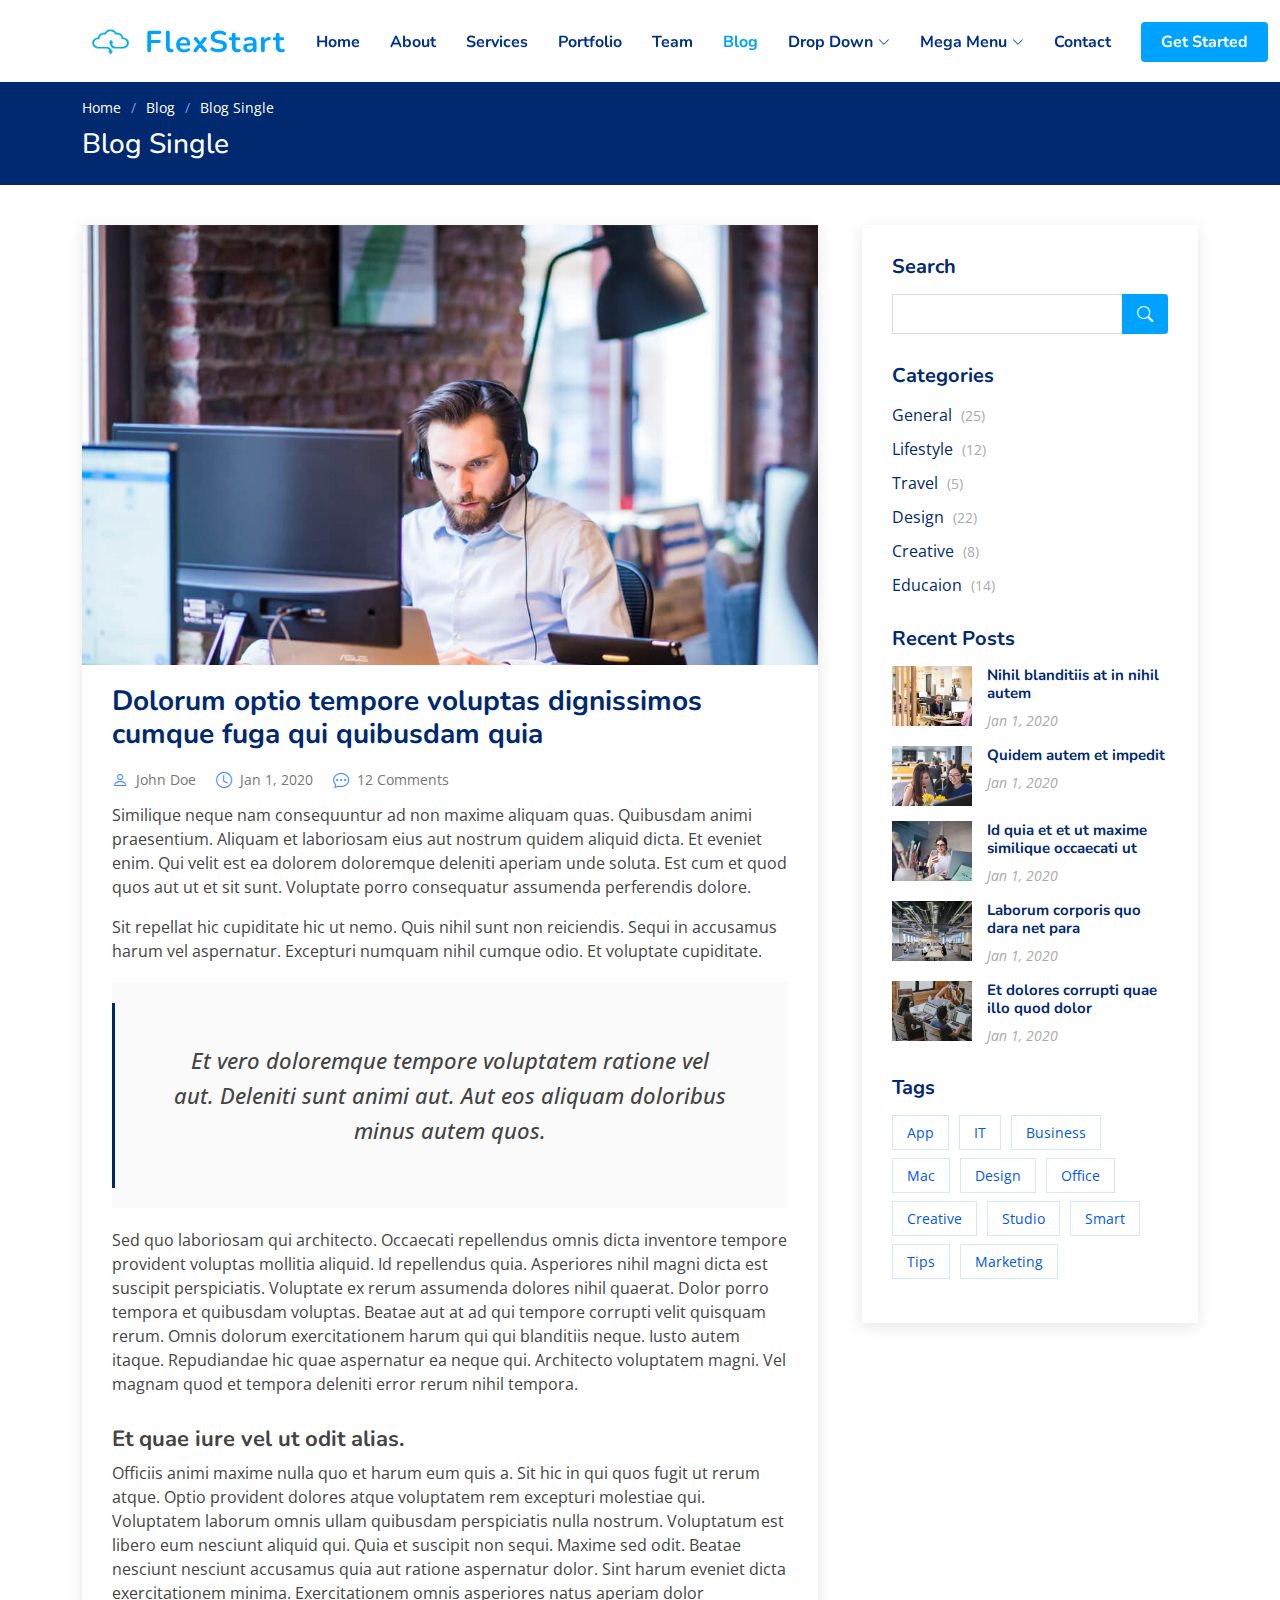
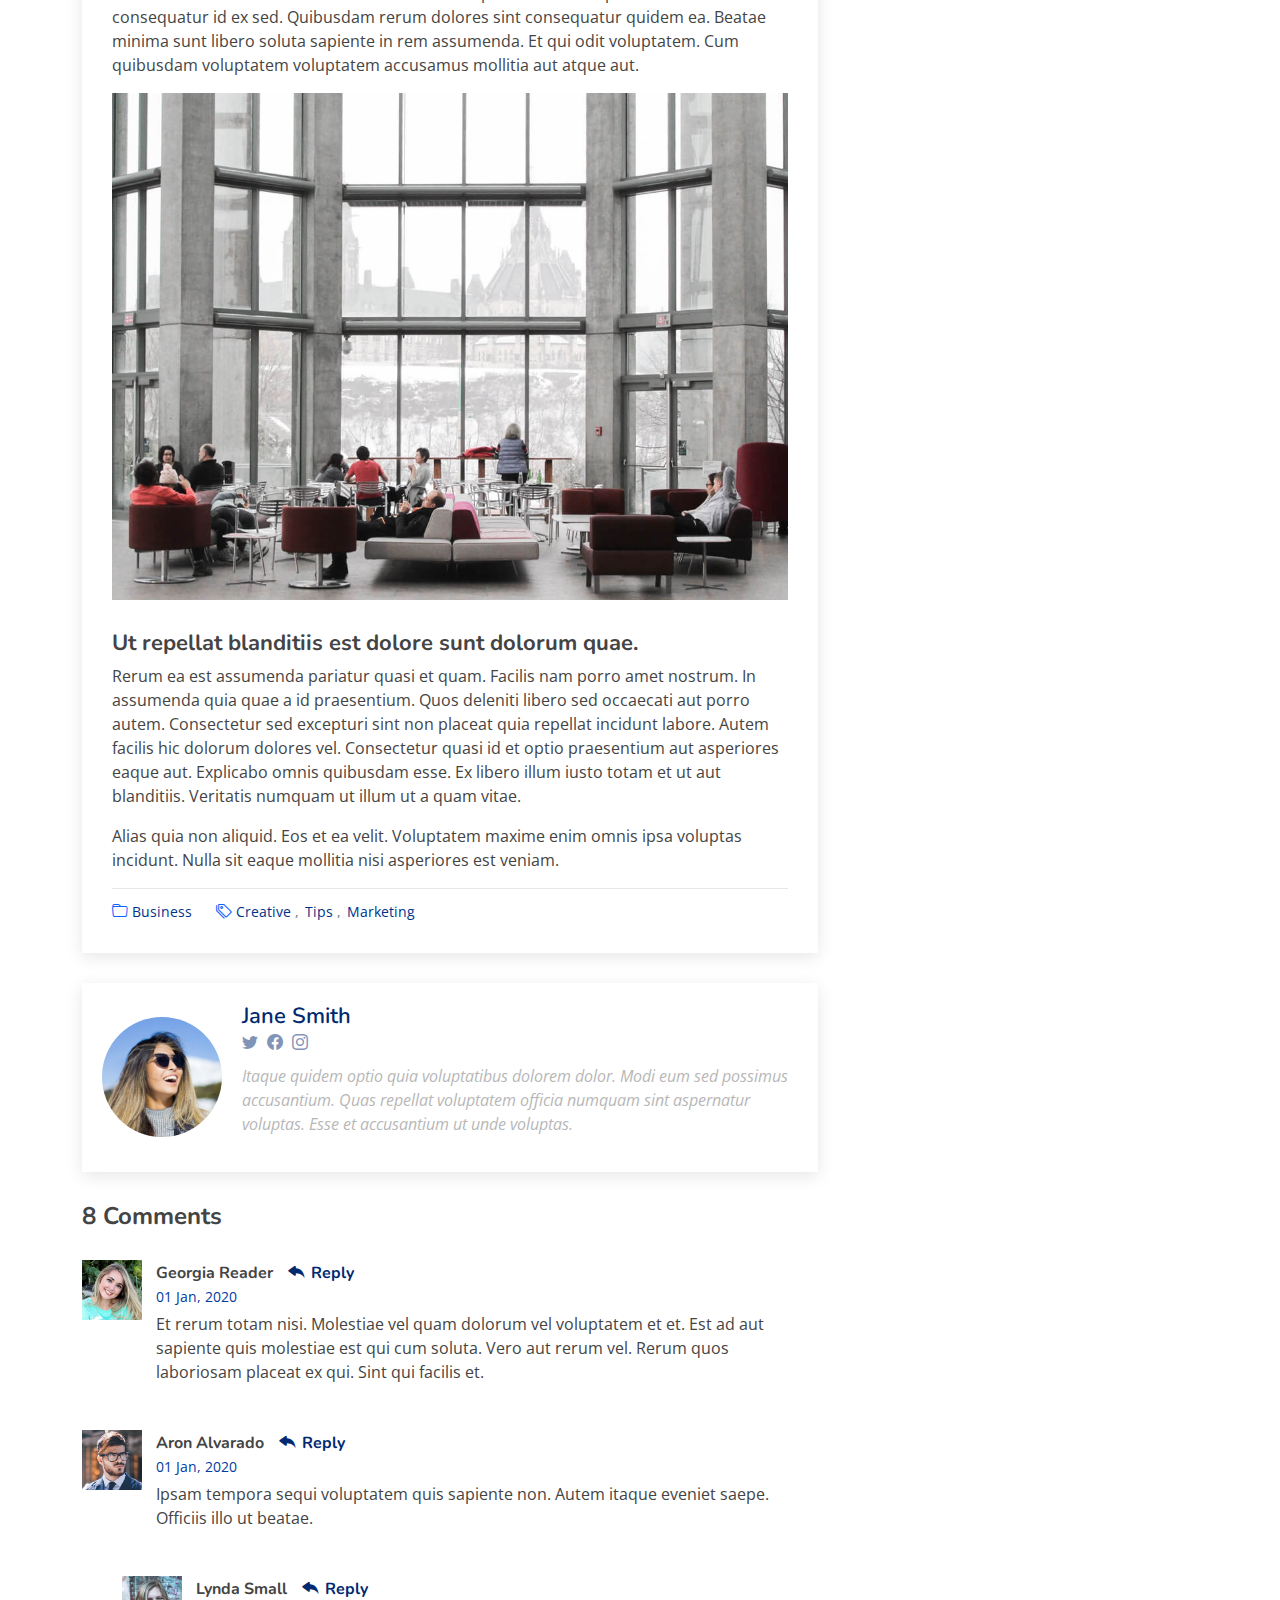
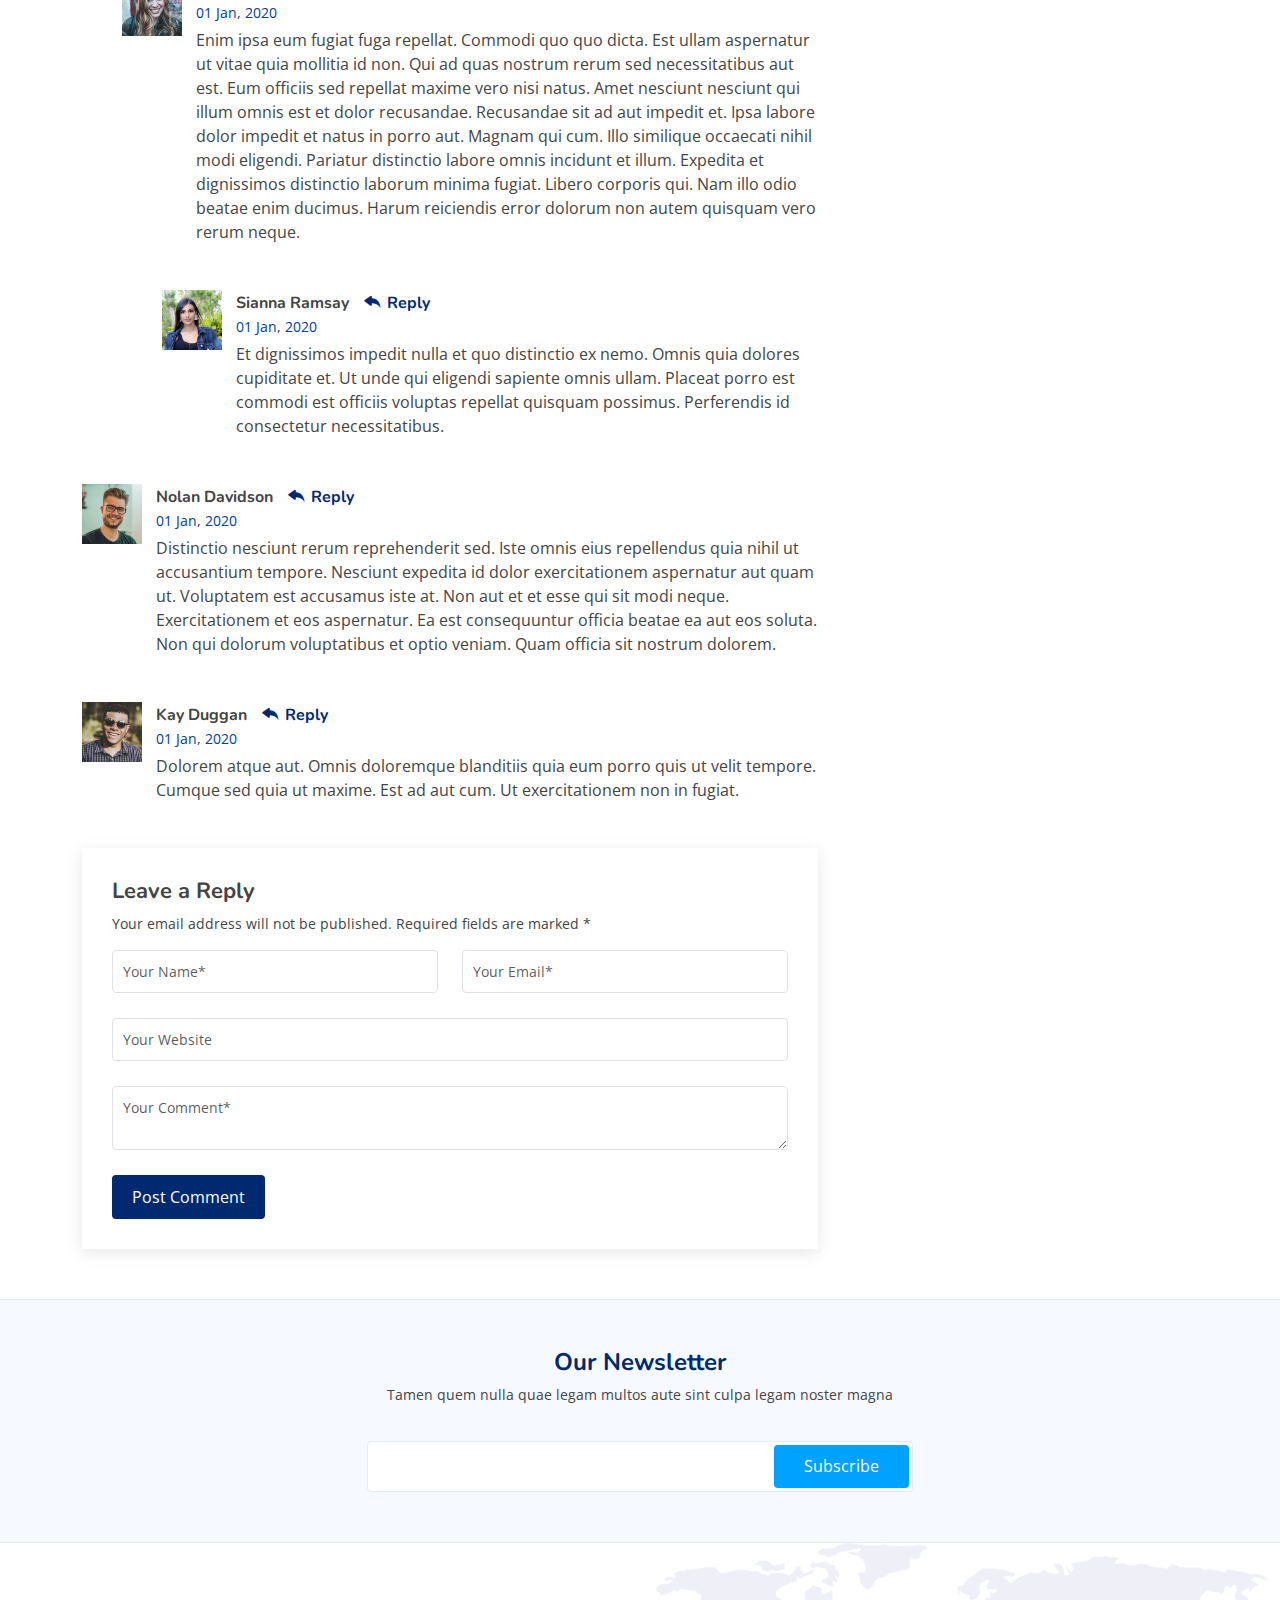
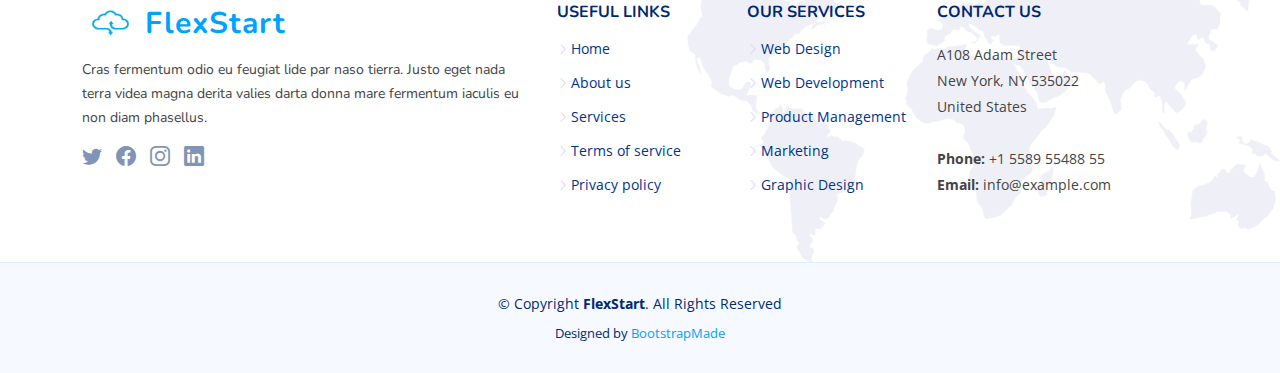
<file: CloudComputer/blog-single.html>
<!DOCTYPE html>
<html lang="en">

<head>
  <meta charset="utf-8">
  <meta content="width=device-width, initial-scale=1.0" name="viewport">

  <title>Blog Single - FlexStart Bootstrap Template</title>
  <meta content="" name="description">
  <meta content="" name="keywords">

  <!-- Favicons -->
  <link href="assets/img/favicon.png" rel="icon">
  <link href="assets/img/apple-touch-icon.png" rel="apple-touch-icon">

  <!-- Google Fonts -->
  <link href="https://fonts.googleapis.com/css?family=Open+Sans:300,300i,400,400i,600,600i,700,700i|Nunito:300,300i,400,400i,600,600i,700,700i|Poppins:300,300i,400,400i,500,500i,600,600i,700,700i" rel="stylesheet">

  <!-- Vendor CSS Files -->
  <link href="assets/vendor/aos/aos.css" rel="stylesheet">
  <link href="assets/vendor/bootstrap/css/bootstrap.min.css" rel="stylesheet">
  <link href="assets/vendor/bootstrap-icons/bootstrap-icons.css" rel="stylesheet">
  <link href="assets/vendor/glightbox/css/glightbox.min.css" rel="stylesheet">
  <link href="assets/vendor/remixicon/remixicon.css" rel="stylesheet">
  <link href="assets/vendor/swiper/swiper-bundle.min.css" rel="stylesheet">

  <!-- Template Main CSS File -->
  <link href="assets/css/style.css" rel="stylesheet">

  <!-- =======================================================
  * Template Name: FlexStart
  * Updated: Jan 09 2024 with Bootstrap v5.3.2
  * Template URL: https://bootstrapmade.com/flexstart-bootstrap-startup-template/
  * Author: BootstrapMade.com
  * License: https://bootstrapmade.com/license/
  ======================================================== -->
</head>

<body>

  <!-- ======= Header ======= -->
  <header id="header" class="header fixed-top">
    <div class="container-fluid container-xl d-flex align-items-center justify-content-between">

      <a href="index.html" class="logo d-flex align-items-center">
        <img src="assets/img/logo.png" alt="">
        <span>FlexStart</span>
      </a>

      <nav id="navbar" class="navbar">
        <ul>
          <li><a class="nav-link scrollto " href="#hero">Home</a></li>
          <li><a class="nav-link scrollto" href="#about">About</a></li>
          <li><a class="nav-link scrollto" href="#services">Services</a></li>
          <li><a class="nav-link scrollto" href="#portfolio">Portfolio</a></li>
          <li><a class="nav-link scrollto" href="#team">Team</a></li>
          <li><a class="active" href="blog.html">Blog</a></li>
          <li class="dropdown"><a href="#"><span>Drop Down</span> <i class="bi bi-chevron-down"></i></a>
            <ul>
              <li><a href="#">Drop Down 1</a></li>
              <li class="dropdown"><a href="#"><span>Deep Drop Down</span> <i class="bi bi-chevron-right"></i></a>
                <ul>
                  <li><a href="#">Deep Drop Down 1</a></li>
                  <li><a href="#">Deep Drop Down 2</a></li>
                  <li><a href="#">Deep Drop Down 3</a></li>
                  <li><a href="#">Deep Drop Down 4</a></li>
                  <li><a href="#">Deep Drop Down 5</a></li>
                </ul>
              </li>
              <li><a href="#">Drop Down 2</a></li>
              <li><a href="#">Drop Down 3</a></li>
              <li><a href="#">Drop Down 4</a></li>
            </ul>
          </li>

          <li class="dropdown megamenu"><a href="#"><span>Mega Menu</span> <i class="bi bi-chevron-down"></i></a>
            <ul>
              <li>
                <a href="#">Column 1 link 1</a>
                <a href="#">Column 1 link 2</a>
                <a href="#">Column 1 link 3</a>
              </li>
              <li>
                <a href="#">Column 2 link 1</a>
                <a href="#">Column 2 link 2</a>
                <a href="#">Column 3 link 3</a>
              </li>
              <li>
                <a href="#">Column 3 link 1</a>
                <a href="#">Column 3 link 2</a>
                <a href="#">Column 3 link 3</a>
              </li>
              <li>
                <a href="#">Column 4 link 1</a>
                <a href="#">Column 4 link 2</a>
                <a href="#">Column 4 link 3</a>
              </li>
            </ul>
          </li>

          <li><a class="nav-link scrollto" href="#contact">Contact</a></li>
          <li><a class="getstarted scrollto" href="#about">Get Started</a></li>
        </ul>
        <i class="bi bi-list mobile-nav-toggle"></i>
      </nav><!-- .navbar -->

    </div>
  </header><!-- End Header -->

  <main id="main">

    <!-- ======= Breadcrumbs ======= -->
    <section class="breadcrumbs">
      <div class="container">

        <ol>
          <li><a href="index.html">Home</a></li>
          <li><a href="blog.html">Blog</a></li>
          <li>Blog Single</li>
        </ol>
        <h2>Blog Single</h2>

      </div>
    </section><!-- End Breadcrumbs -->

    <!-- ======= Blog Single Section ======= -->
    <section id="blog" class="blog">
      <div class="container" data-aos="fade-up">

        <div class="row">

          <div class="col-lg-8 entries">

            <article class="entry entry-single">

              <div class="entry-img">
                <img src="assets/img/blog/blog-1.jpg" alt="" class="img-fluid">
              </div>

              <h2 class="entry-title">
                <a href="blog-single.html">Dolorum optio tempore voluptas dignissimos cumque fuga qui quibusdam quia</a>
              </h2>

              <div class="entry-meta">
                <ul>
                  <li class="d-flex align-items-center"><i class="bi bi-person"></i> <a href="blog-single.html">John Doe</a></li>
                  <li class="d-flex align-items-center"><i class="bi bi-clock"></i> <a href="blog-single.html"><time datetime="2020-01-01">Jan 1, 2020</time></a></li>
                  <li class="d-flex align-items-center"><i class="bi bi-chat-dots"></i> <a href="blog-single.html">12 Comments</a></li>
                </ul>
              </div>

              <div class="entry-content">
                <p>
                  Similique neque nam consequuntur ad non maxime aliquam quas. Quibusdam animi praesentium. Aliquam et laboriosam eius aut nostrum quidem aliquid dicta.
                  Et eveniet enim. Qui velit est ea dolorem doloremque deleniti aperiam unde soluta. Est cum et quod quos aut ut et sit sunt. Voluptate porro consequatur assumenda perferendis dolore.
                </p>

                <p>
                  Sit repellat hic cupiditate hic ut nemo. Quis nihil sunt non reiciendis. Sequi in accusamus harum vel aspernatur. Excepturi numquam nihil cumque odio. Et voluptate cupiditate.
                </p>

                <blockquote>
                  <p>
                    Et vero doloremque tempore voluptatem ratione vel aut. Deleniti sunt animi aut. Aut eos aliquam doloribus minus autem quos.
                  </p>
                </blockquote>

                <p>
                  Sed quo laboriosam qui architecto. Occaecati repellendus omnis dicta inventore tempore provident voluptas mollitia aliquid. Id repellendus quia. Asperiores nihil magni dicta est suscipit perspiciatis. Voluptate ex rerum assumenda dolores nihil quaerat.
                  Dolor porro tempora et quibusdam voluptas. Beatae aut at ad qui tempore corrupti velit quisquam rerum. Omnis dolorum exercitationem harum qui qui blanditiis neque.
                  Iusto autem itaque. Repudiandae hic quae aspernatur ea neque qui. Architecto voluptatem magni. Vel magnam quod et tempora deleniti error rerum nihil tempora.
                </p>

                <h3>Et quae iure vel ut odit alias.</h3>
                <p>
                  Officiis animi maxime nulla quo et harum eum quis a. Sit hic in qui quos fugit ut rerum atque. Optio provident dolores atque voluptatem rem excepturi molestiae qui. Voluptatem laborum omnis ullam quibusdam perspiciatis nulla nostrum. Voluptatum est libero eum nesciunt aliquid qui.
                  Quia et suscipit non sequi. Maxime sed odit. Beatae nesciunt nesciunt accusamus quia aut ratione aspernatur dolor. Sint harum eveniet dicta exercitationem minima. Exercitationem omnis asperiores natus aperiam dolor consequatur id ex sed. Quibusdam rerum dolores sint consequatur quidem ea.
                  Beatae minima sunt libero soluta sapiente in rem assumenda. Et qui odit voluptatem. Cum quibusdam voluptatem voluptatem accusamus mollitia aut atque aut.
                </p>
                <img src="assets/img/blog/blog-inside-post.jpg" class="img-fluid" alt="">

                <h3>Ut repellat blanditiis est dolore sunt dolorum quae.</h3>
                <p>
                  Rerum ea est assumenda pariatur quasi et quam. Facilis nam porro amet nostrum. In assumenda quia quae a id praesentium. Quos deleniti libero sed occaecati aut porro autem. Consectetur sed excepturi sint non placeat quia repellat incidunt labore. Autem facilis hic dolorum dolores vel.
                  Consectetur quasi id et optio praesentium aut asperiores eaque aut. Explicabo omnis quibusdam esse. Ex libero illum iusto totam et ut aut blanditiis. Veritatis numquam ut illum ut a quam vitae.
                </p>
                <p>
                  Alias quia non aliquid. Eos et ea velit. Voluptatem maxime enim omnis ipsa voluptas incidunt. Nulla sit eaque mollitia nisi asperiores est veniam.
                </p>

              </div>

              <div class="entry-footer">
                <i class="bi bi-folder"></i>
                <ul class="cats">
                  <li><a href="#">Business</a></li>
                </ul>

                <i class="bi bi-tags"></i>
                <ul class="tags">
                  <li><a href="#">Creative</a></li>
                  <li><a href="#">Tips</a></li>
                  <li><a href="#">Marketing</a></li>
                </ul>
              </div>

            </article><!-- End blog entry -->

            <div class="blog-author d-flex align-items-center">
              <img src="assets/img/blog/blog-author.jpg" class="rounded-circle float-left" alt="">
              <div>
                <h4>Jane Smith</h4>
                <div class="social-links">
                  <a href="https://twitters.com/#"><i class="bi bi-twitter"></i></a>
                  <a href="https://facebook.com/#"><i class="bi bi-facebook"></i></a>
                  <a href="https://instagram.com/#"><i class="biu bi-instagram"></i></a>
                </div>
                <p>
                  Itaque quidem optio quia voluptatibus dolorem dolor. Modi eum sed possimus accusantium. Quas repellat voluptatem officia numquam sint aspernatur voluptas. Esse et accusantium ut unde voluptas.
                </p>
              </div>
            </div><!-- End blog author bio -->

            <div class="blog-comments">

              <h4 class="comments-count">8 Comments</h4>

              <div id="comment-1" class="comment">
                <div class="d-flex">
                  <div class="comment-img"><img src="assets/img/blog/comments-1.jpg" alt=""></div>
                  <div>
                    <h5><a href="">Georgia Reader</a> <a href="#" class="reply"><i class="bi bi-reply-fill"></i> Reply</a></h5>
                    <time datetime="2020-01-01">01 Jan, 2020</time>
                    <p>
                      Et rerum totam nisi. Molestiae vel quam dolorum vel voluptatem et et. Est ad aut sapiente quis molestiae est qui cum soluta.
                      Vero aut rerum vel. Rerum quos laboriosam placeat ex qui. Sint qui facilis et.
                    </p>
                  </div>
                </div>
              </div><!-- End comment #1 -->

              <div id="comment-2" class="comment">
                <div class="d-flex">
                  <div class="comment-img"><img src="assets/img/blog/comments-2.jpg" alt=""></div>
                  <div>
                    <h5><a href="">Aron Alvarado</a> <a href="#" class="reply"><i class="bi bi-reply-fill"></i> Reply</a></h5>
                    <time datetime="2020-01-01">01 Jan, 2020</time>
                    <p>
                      Ipsam tempora sequi voluptatem quis sapiente non. Autem itaque eveniet saepe. Officiis illo ut beatae.
                    </p>
                  </div>
                </div>

                <div id="comment-reply-1" class="comment comment-reply">
                  <div class="d-flex">
                    <div class="comment-img"><img src="assets/img/blog/comments-3.jpg" alt=""></div>
                    <div>
                      <h5><a href="">Lynda Small</a> <a href="#" class="reply"><i class="bi bi-reply-fill"></i> Reply</a></h5>
                      <time datetime="2020-01-01">01 Jan, 2020</time>
                      <p>
                        Enim ipsa eum fugiat fuga repellat. Commodi quo quo dicta. Est ullam aspernatur ut vitae quia mollitia id non. Qui ad quas nostrum rerum sed necessitatibus aut est. Eum officiis sed repellat maxime vero nisi natus. Amet nesciunt nesciunt qui illum omnis est et dolor recusandae.

                        Recusandae sit ad aut impedit et. Ipsa labore dolor impedit et natus in porro aut. Magnam qui cum. Illo similique occaecati nihil modi eligendi. Pariatur distinctio labore omnis incidunt et illum. Expedita et dignissimos distinctio laborum minima fugiat.

                        Libero corporis qui. Nam illo odio beatae enim ducimus. Harum reiciendis error dolorum non autem quisquam vero rerum neque.
                      </p>
                    </div>
                  </div>

                  <div id="comment-reply-2" class="comment comment-reply">
                    <div class="d-flex">
                      <div class="comment-img"><img src="assets/img/blog/comments-4.jpg" alt=""></div>
                      <div>
                        <h5><a href="">Sianna Ramsay</a> <a href="#" class="reply"><i class="bi bi-reply-fill"></i> Reply</a></h5>
                        <time datetime="2020-01-01">01 Jan, 2020</time>
                        <p>
                          Et dignissimos impedit nulla et quo distinctio ex nemo. Omnis quia dolores cupiditate et. Ut unde qui eligendi sapiente omnis ullam. Placeat porro est commodi est officiis voluptas repellat quisquam possimus. Perferendis id consectetur necessitatibus.
                        </p>
                      </div>
                    </div>

                  </div><!-- End comment reply #2-->

                </div><!-- End comment reply #1-->

              </div><!-- End comment #2-->

              <div id="comment-3" class="comment">
                <div class="d-flex">
                  <div class="comment-img"><img src="assets/img/blog/comments-5.jpg" alt=""></div>
                  <div>
                    <h5><a href="">Nolan Davidson</a> <a href="#" class="reply"><i class="bi bi-reply-fill"></i> Reply</a></h5>
                    <time datetime="2020-01-01">01 Jan, 2020</time>
                    <p>
                      Distinctio nesciunt rerum reprehenderit sed. Iste omnis eius repellendus quia nihil ut accusantium tempore. Nesciunt expedita id dolor exercitationem aspernatur aut quam ut. Voluptatem est accusamus iste at.
                      Non aut et et esse qui sit modi neque. Exercitationem et eos aspernatur. Ea est consequuntur officia beatae ea aut eos soluta. Non qui dolorum voluptatibus et optio veniam. Quam officia sit nostrum dolorem.
                    </p>
                  </div>
                </div>

              </div><!-- End comment #3 -->

              <div id="comment-4" class="comment">
                <div class="d-flex">
                  <div class="comment-img"><img src="assets/img/blog/comments-6.jpg" alt=""></div>
                  <div>
                    <h5><a href="">Kay Duggan</a> <a href="#" class="reply"><i class="bi bi-reply-fill"></i> Reply</a></h5>
                    <time datetime="2020-01-01">01 Jan, 2020</time>
                    <p>
                      Dolorem atque aut. Omnis doloremque blanditiis quia eum porro quis ut velit tempore. Cumque sed quia ut maxime. Est ad aut cum. Ut exercitationem non in fugiat.
                    </p>
                  </div>
                </div>

              </div><!-- End comment #4 -->

              <div class="reply-form">
                <h4>Leave a Reply</h4>
                <p>Your email address will not be published. Required fields are marked * </p>
                <form action="">
                  <div class="row">
                    <div class="col-md-6 form-group">
                      <input name="name" type="text" class="form-control" placeholder="Your Name*">
                    </div>
                    <div class="col-md-6 form-group">
                      <input name="email" type="text" class="form-control" placeholder="Your Email*">
                    </div>
                  </div>
                  <div class="row">
                    <div class="col form-group">
                      <input name="website" type="text" class="form-control" placeholder="Your Website">
                    </div>
                  </div>
                  <div class="row">
                    <div class="col form-group">
                      <textarea name="comment" class="form-control" placeholder="Your Comment*"></textarea>
                    </div>
                  </div>
                  <button type="submit" class="btn btn-primary">Post Comment</button>

                </form>

              </div>

            </div><!-- End blog comments -->

          </div><!-- End blog entries list -->

          <div class="col-lg-4">

            <div class="sidebar">

              <h3 class="sidebar-title">Search</h3>
              <div class="sidebar-item search-form">
                <form action="">
                  <input type="text">
                  <button type="submit"><i class="bi bi-search"></i></button>
                </form>
              </div><!-- End sidebar search formn-->

              <h3 class="sidebar-title">Categories</h3>
              <div class="sidebar-item categories">
                <ul>
                  <li><a href="#">General <span>(25)</span></a></li>
                  <li><a href="#">Lifestyle <span>(12)</span></a></li>
                  <li><a href="#">Travel <span>(5)</span></a></li>
                  <li><a href="#">Design <span>(22)</span></a></li>
                  <li><a href="#">Creative <span>(8)</span></a></li>
                  <li><a href="#">Educaion <span>(14)</span></a></li>
                </ul>
              </div><!-- End sidebar categories-->

              <h3 class="sidebar-title">Recent Posts</h3>
              <div class="sidebar-item recent-posts">
                <div class="post-item clearfix">
                  <img src="assets/img/blog/blog-recent-1.jpg" alt="">
                  <h4><a href="blog-single.html">Nihil blanditiis at in nihil autem</a></h4>
                  <time datetime="2020-01-01">Jan 1, 2020</time>
                </div>

                <div class="post-item clearfix">
                  <img src="assets/img/blog/blog-recent-2.jpg" alt="">
                  <h4><a href="blog-single.html">Quidem autem et impedit</a></h4>
                  <time datetime="2020-01-01">Jan 1, 2020</time>
                </div>

                <div class="post-item clearfix">
                  <img src="assets/img/blog/blog-recent-3.jpg" alt="">
                  <h4><a href="blog-single.html">Id quia et et ut maxime similique occaecati ut</a></h4>
                  <time datetime="2020-01-01">Jan 1, 2020</time>
                </div>

                <div class="post-item clearfix">
                  <img src="assets/img/blog/blog-recent-4.jpg" alt="">
                  <h4><a href="blog-single.html">Laborum corporis quo dara net para</a></h4>
                  <time datetime="2020-01-01">Jan 1, 2020</time>
                </div>

                <div class="post-item clearfix">
                  <img src="assets/img/blog/blog-recent-5.jpg" alt="">
                  <h4><a href="blog-single.html">Et dolores corrupti quae illo quod dolor</a></h4>
                  <time datetime="2020-01-01">Jan 1, 2020</time>
                </div>

              </div><!-- End sidebar recent posts-->

              <h3 class="sidebar-title">Tags</h3>
              <div class="sidebar-item tags">
                <ul>
                  <li><a href="#">App</a></li>
                  <li><a href="#">IT</a></li>
                  <li><a href="#">Business</a></li>
                  <li><a href="#">Mac</a></li>
                  <li><a href="#">Design</a></li>
                  <li><a href="#">Office</a></li>
                  <li><a href="#">Creative</a></li>
                  <li><a href="#">Studio</a></li>
                  <li><a href="#">Smart</a></li>
                  <li><a href="#">Tips</a></li>
                  <li><a href="#">Marketing</a></li>
                </ul>
              </div><!-- End sidebar tags-->

            </div><!-- End sidebar -->

          </div><!-- End blog sidebar -->

        </div>

      </div>
    </section><!-- End Blog Single Section -->

  </main><!-- End #main -->

  <!-- ======= Footer ======= -->
  <footer id="footer" class="footer">

    <div class="footer-newsletter">
      <div class="container">
        <div class="row justify-content-center">
          <div class="col-lg-12 text-center">
            <h4>Our Newsletter</h4>
            <p>Tamen quem nulla quae legam multos aute sint culpa legam noster magna</p>
          </div>
          <div class="col-lg-6">
            <form action="" method="post">
              <input type="email" name="email"><input type="submit" value="Subscribe">
            </form>
          </div>
        </div>
      </div>
    </div>

    <div class="footer-top">
      <div class="container">
        <div class="row gy-4">
          <div class="col-lg-5 col-md-12 footer-info">
            <a href="index.html" class="logo d-flex align-items-center">
              <img src="assets/img/logo.png" alt="">
              <span>FlexStart</span>
            </a>
            <p>Cras fermentum odio eu feugiat lide par naso tierra. Justo eget nada terra videa magna derita valies darta donna mare fermentum iaculis eu non diam phasellus.</p>
            <div class="social-links mt-3">
              <a href="#" class="twitter"><i class="bi bi-twitter"></i></a>
              <a href="#" class="facebook"><i class="bi bi-facebook"></i></a>
              <a href="#" class="instagram"><i class="bi bi-instagram"></i></a>
              <a href="#" class="linkedin"><i class="bi bi-linkedin"></i></a>
            </div>
          </div>

          <div class="col-lg-2 col-6 footer-links">
            <h4>Useful Links</h4>
            <ul>
              <li><i class="bi bi-chevron-right"></i> <a href="#">Home</a></li>
              <li><i class="bi bi-chevron-right"></i> <a href="#">About us</a></li>
              <li><i class="bi bi-chevron-right"></i> <a href="#">Services</a></li>
              <li><i class="bi bi-chevron-right"></i> <a href="#">Terms of service</a></li>
              <li><i class="bi bi-chevron-right"></i> <a href="#">Privacy policy</a></li>
            </ul>
          </div>

          <div class="col-lg-2 col-6 footer-links">
            <h4>Our Services</h4>
            <ul>
              <li><i class="bi bi-chevron-right"></i> <a href="#">Web Design</a></li>
              <li><i class="bi bi-chevron-right"></i> <a href="#">Web Development</a></li>
              <li><i class="bi bi-chevron-right"></i> <a href="#">Product Management</a></li>
              <li><i class="bi bi-chevron-right"></i> <a href="#">Marketing</a></li>
              <li><i class="bi bi-chevron-right"></i> <a href="#">Graphic Design</a></li>
            </ul>
          </div>

          <div class="col-lg-3 col-md-12 footer-contact text-center text-md-start">
            <h4>Contact Us</h4>
            <p>
              A108 Adam Street <br>
              New York, NY 535022<br>
              United States <br><br>
              <strong>Phone:</strong> +1 5589 55488 55<br>
              <strong>Email:</strong> info@example.com<br>
            </p>

          </div>

        </div>
      </div>
    </div>

    <div class="container">
      <div class="copyright">
        &copy; Copyright <strong><span>FlexStart</span></strong>. All Rights Reserved
      </div>
      <div class="credits">
        <!-- All the links in the footer should remain intact. -->
        <!-- You can delete the links only if you purchased the pro version. -->
        <!-- Licensing information: https://bootstrapmade.com/license/ -->
        <!-- Purchase the pro version with working PHP/AJAX contact form: https://bootstrapmade.com/flexstart-bootstrap-startup-template/ -->
        Designed by <a href="https://bootstrapmade.com/">BootstrapMade</a>
      </div>
    </div>
  </footer><!-- End Footer -->

  <a href="#" class="back-to-top d-flex align-items-center justify-content-center"><i class="bi bi-arrow-up-short"></i></a>

  <!-- Vendor JS Files -->
  <script src="assets/vendor/purecounter/purecounter_vanilla.js"></script>
  <script src="assets/vendor/aos/aos.js"></script>
  <script src="assets/vendor/bootstrap/js/bootstrap.bundle.min.js"></script>
  <script src="assets/vendor/glightbox/js/glightbox.min.js"></script>
  <script src="assets/vendor/isotope-layout/isotope.pkgd.min.js"></script>
  <script src="assets/vendor/swiper/swiper-bundle.min.js"></script>
  <script src="assets/vendor/php-email-form/validate.js"></script>

  <!-- Template Main JS File -->
  <script src="assets/js/main.js"></script>

</body>

</html>
</file>
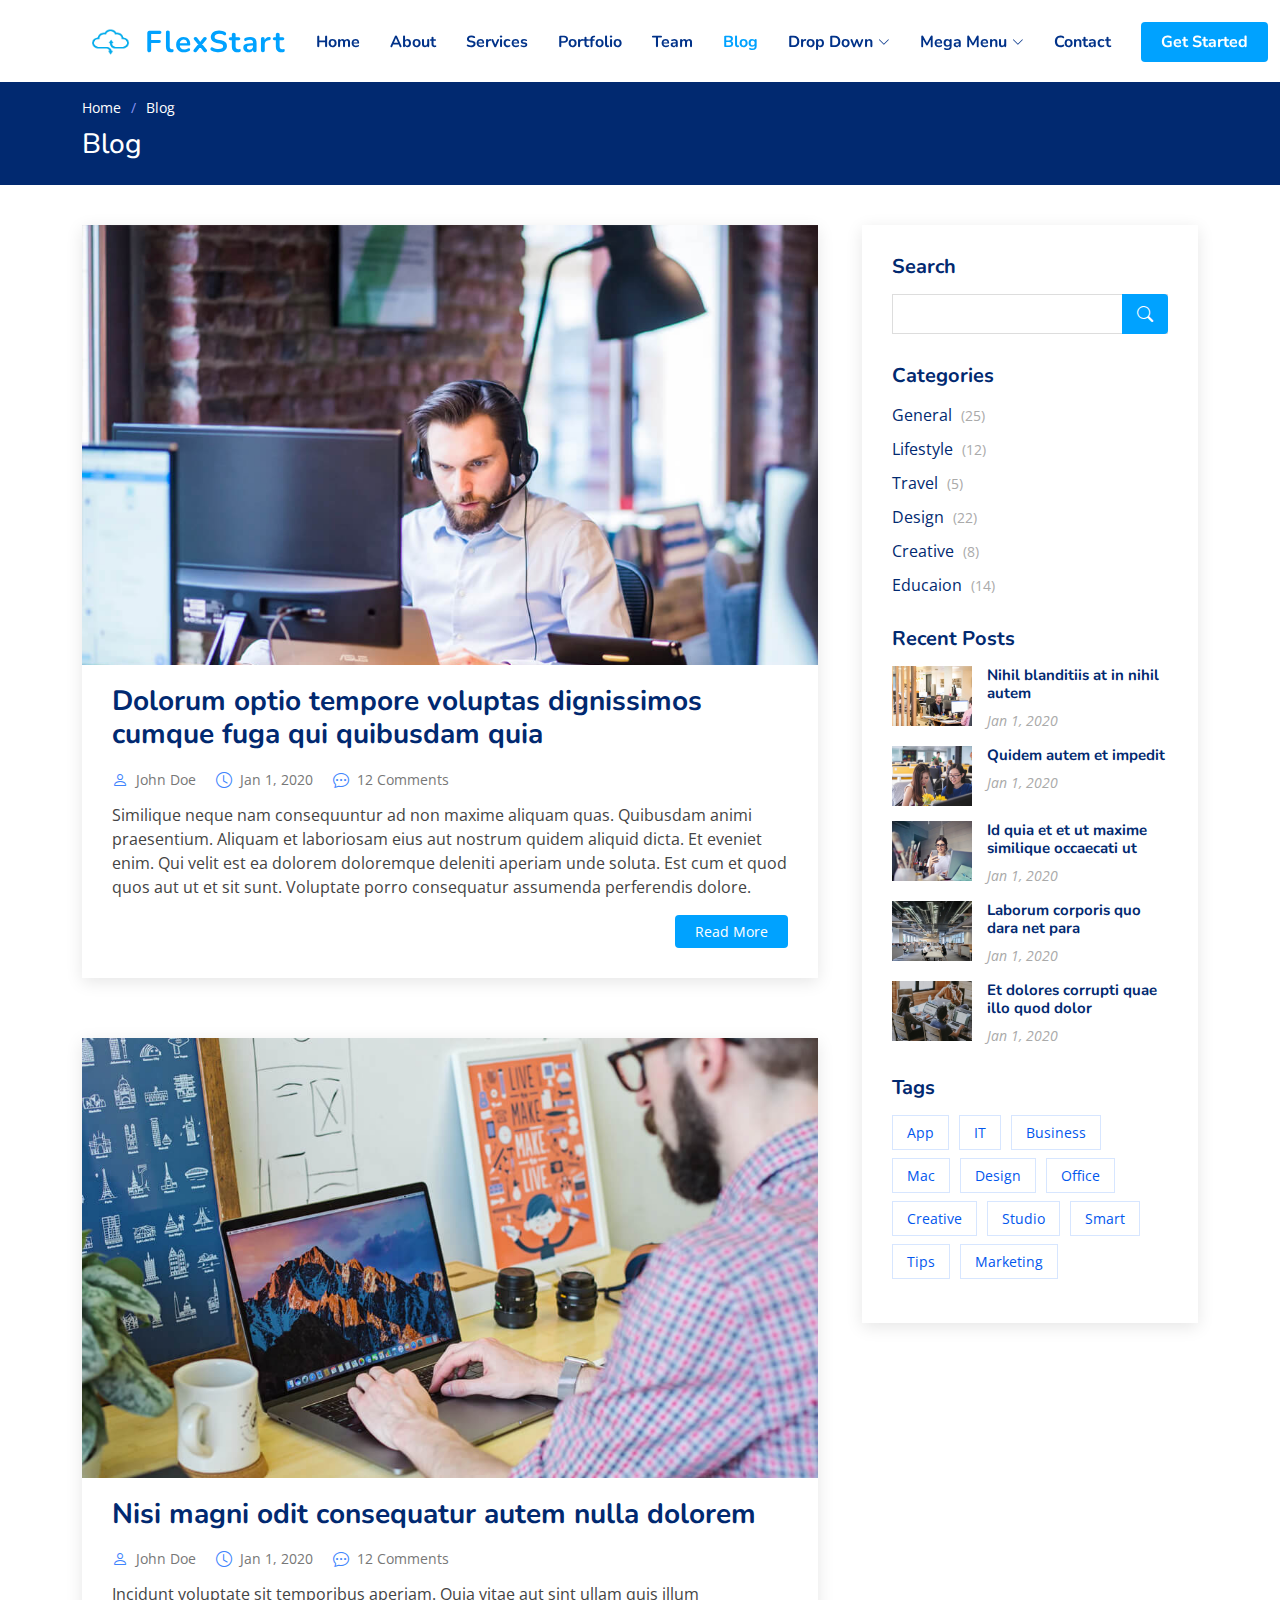
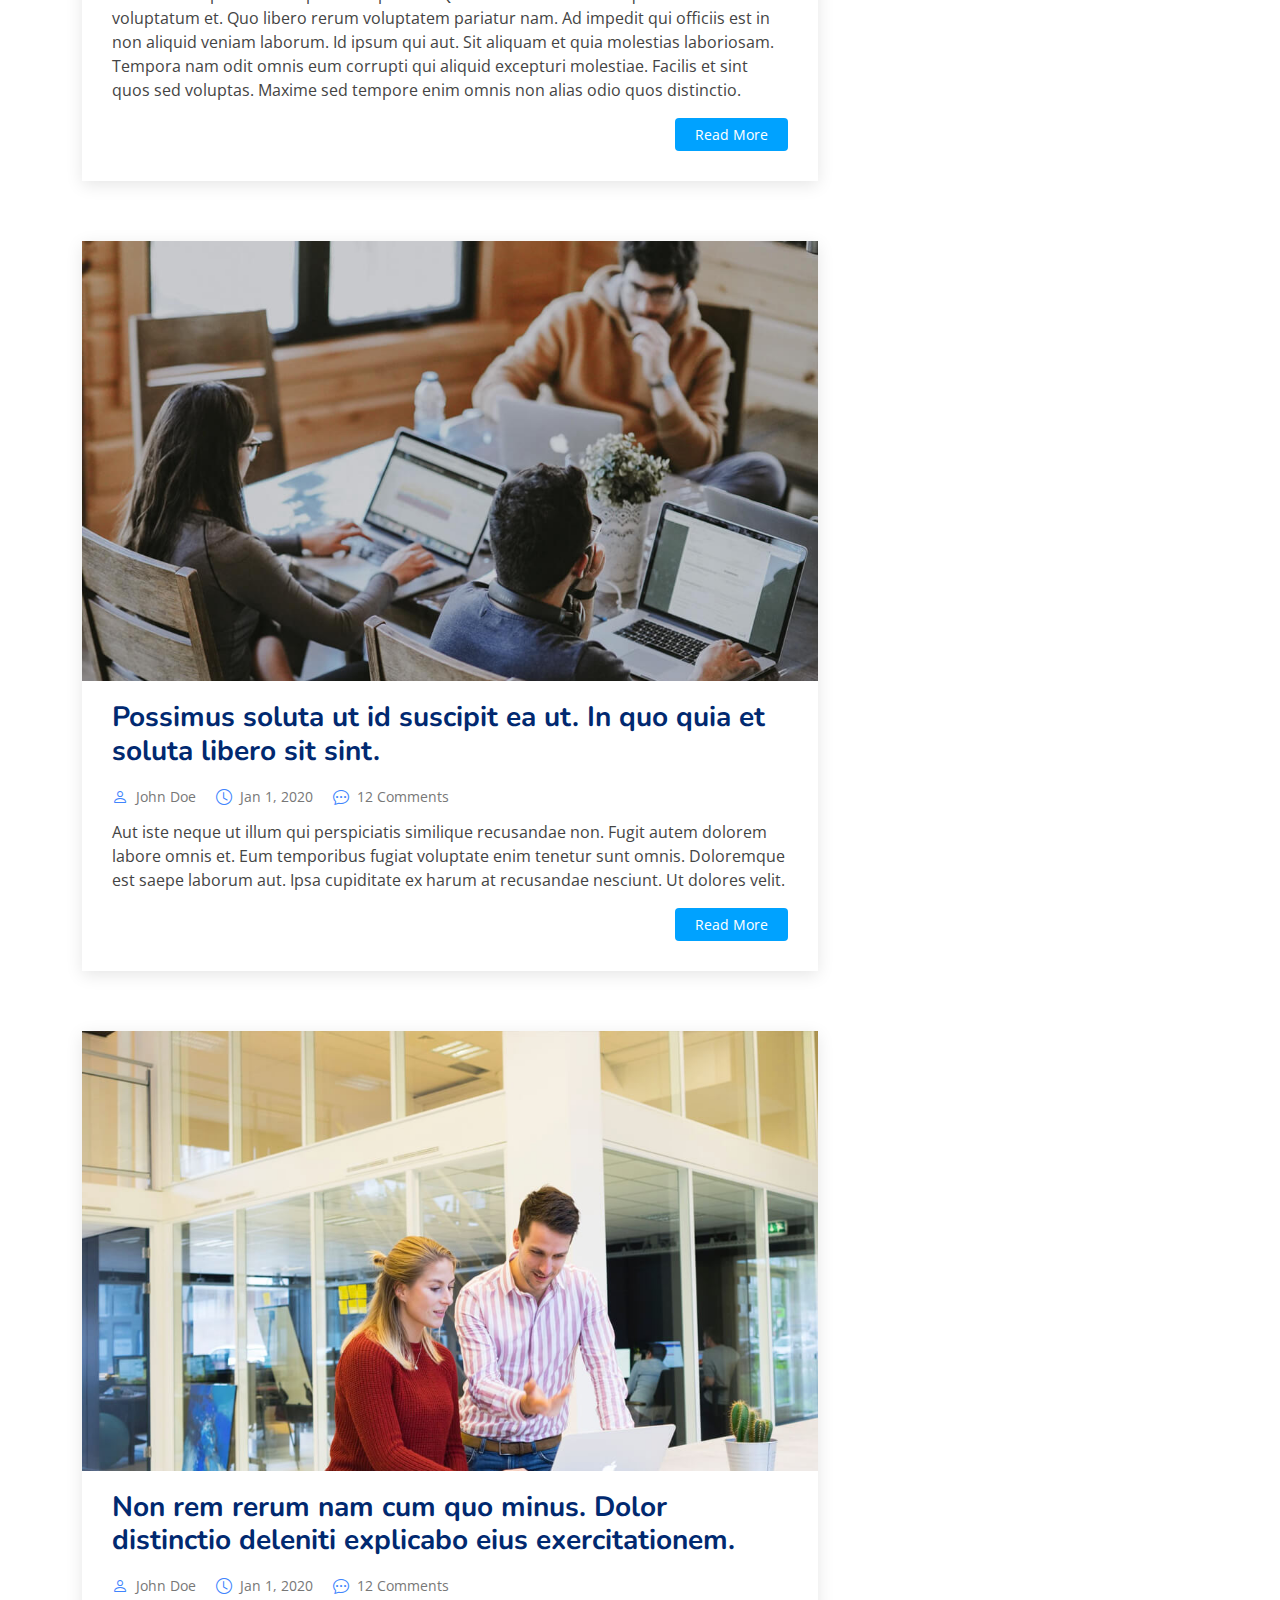
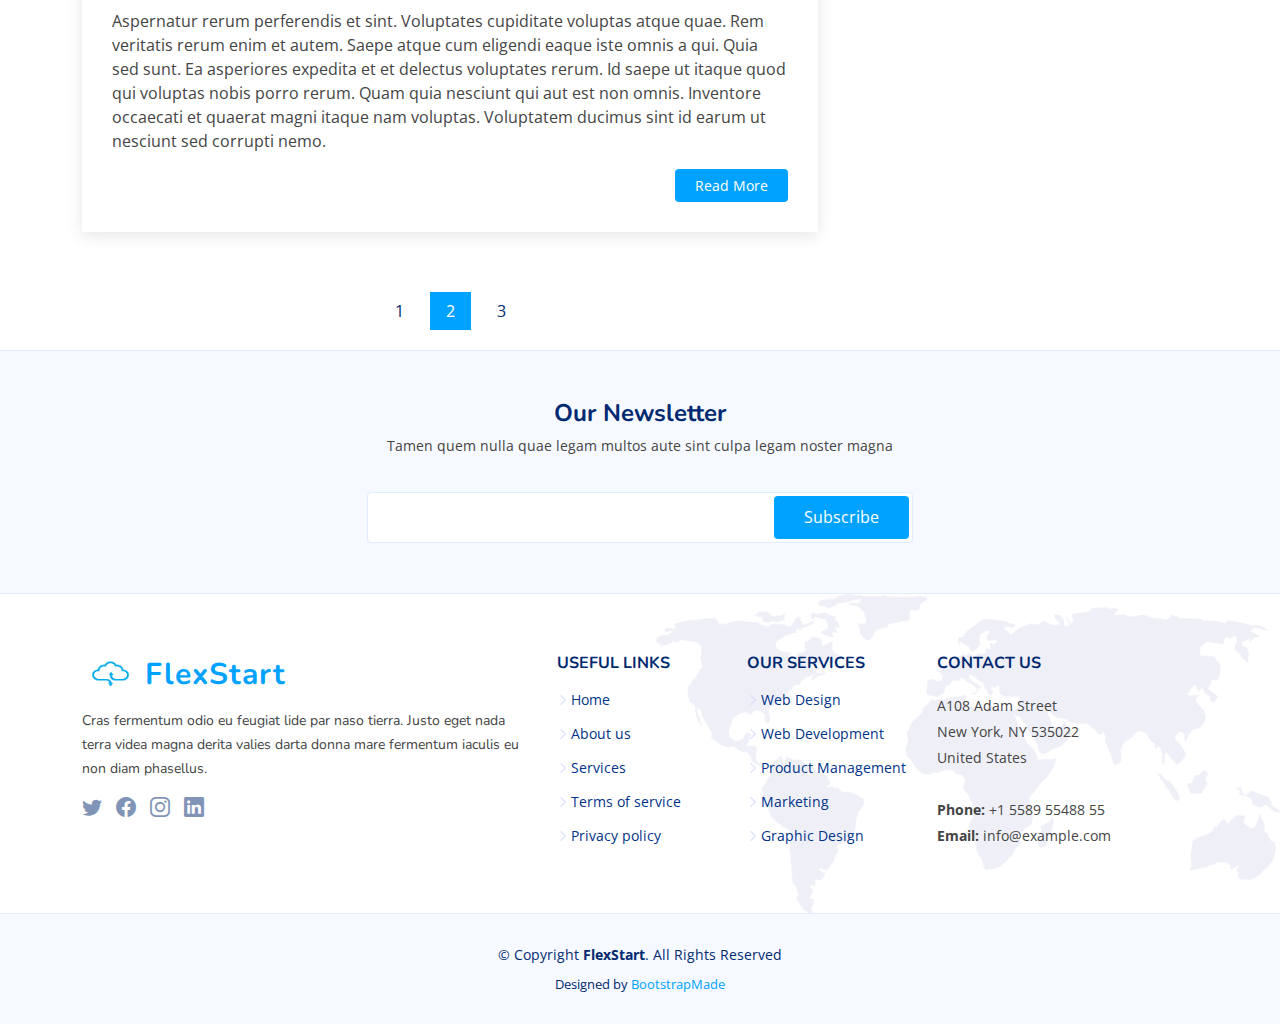
<file: CloudComputer/blog.html>
<!DOCTYPE html>
<html lang="en">

<head>
  <meta charset="utf-8">
  <meta content="width=device-width, initial-scale=1.0" name="viewport">

  <title>Blog - FlexStart Bootstrap Template</title>
  <meta content="" name="description">
  <meta content="" name="keywords">

  <!-- Favicons -->
  <link href="assets/img/favicon.png" rel="icon">
  <link href="assets/img/apple-touch-icon.png" rel="apple-touch-icon">

  <!-- Google Fonts -->
  <link href="https://fonts.googleapis.com/css?family=Open+Sans:300,300i,400,400i,600,600i,700,700i|Nunito:300,300i,400,400i,600,600i,700,700i|Poppins:300,300i,400,400i,500,500i,600,600i,700,700i" rel="stylesheet">

  <!-- Vendor CSS Files -->
  <link href="assets/vendor/aos/aos.css" rel="stylesheet">
  <link href="assets/vendor/bootstrap/css/bootstrap.min.css" rel="stylesheet">
  <link href="assets/vendor/bootstrap-icons/bootstrap-icons.css" rel="stylesheet">
  <link href="assets/vendor/glightbox/css/glightbox.min.css" rel="stylesheet">
  <link href="assets/vendor/remixicon/remixicon.css" rel="stylesheet">
  <link href="assets/vendor/swiper/swiper-bundle.min.css" rel="stylesheet">

  <!-- Template Main CSS File -->
  <link href="assets/css/style.css" rel="stylesheet">

  <!-- =======================================================
  * Template Name: FlexStart
  * Updated: Jan 09 2024 with Bootstrap v5.3.2
  * Template URL: https://bootstrapmade.com/flexstart-bootstrap-startup-template/
  * Author: BootstrapMade.com
  * License: https://bootstrapmade.com/license/
  ======================================================== -->
</head>

<body>

  <!-- ======= Header ======= -->
  <header id="header" class="header fixed-top">
    <div class="container-fluid container-xl d-flex align-items-center justify-content-between">

      <a href="index.html" class="logo d-flex align-items-center">
        <img src="assets/img/logo.png" alt="">
        <span>FlexStart</span>
      </a>

      <nav id="navbar" class="navbar">
        <ul>
          <li><a class="nav-link scrollto " href="#hero">Home</a></li>
          <li><a class="nav-link scrollto" href="#about">About</a></li>
          <li><a class="nav-link scrollto" href="#services">Services</a></li>
          <li><a class="nav-link scrollto" href="#portfolio">Portfolio</a></li>
          <li><a class="nav-link scrollto" href="#team">Team</a></li>
          <li><a class="active" href="blog.html">Blog</a></li>
          <li class="dropdown"><a href="#"><span>Drop Down</span> <i class="bi bi-chevron-down"></i></a>
            <ul>
              <li><a href="#">Drop Down 1</a></li>
              <li class="dropdown"><a href="#"><span>Deep Drop Down</span> <i class="bi bi-chevron-right"></i></a>
                <ul>
                  <li><a href="#">Deep Drop Down 1</a></li>
                  <li><a href="#">Deep Drop Down 2</a></li>
                  <li><a href="#">Deep Drop Down 3</a></li>
                  <li><a href="#">Deep Drop Down 4</a></li>
                  <li><a href="#">Deep Drop Down 5</a></li>
                </ul>
              </li>
              <li><a href="#">Drop Down 2</a></li>
              <li><a href="#">Drop Down 3</a></li>
              <li><a href="#">Drop Down 4</a></li>
            </ul>
          </li>

          <li class="dropdown megamenu"><a href="#"><span>Mega Menu</span> <i class="bi bi-chevron-down"></i></a>
            <ul>
              <li>
                <a href="#">Column 1 link 1</a>
                <a href="#">Column 1 link 2</a>
                <a href="#">Column 1 link 3</a>
              </li>
              <li>
                <a href="#">Column 2 link 1</a>
                <a href="#">Column 2 link 2</a>
                <a href="#">Column 3 link 3</a>
              </li>
              <li>
                <a href="#">Column 3 link 1</a>
                <a href="#">Column 3 link 2</a>
                <a href="#">Column 3 link 3</a>
              </li>
              <li>
                <a href="#">Column 4 link 1</a>
                <a href="#">Column 4 link 2</a>
                <a href="#">Column 4 link 3</a>
              </li>
            </ul>
          </li>

          <li><a class="nav-link scrollto" href="#contact">Contact</a></li>
          <li><a class="getstarted scrollto" href="#about">Get Started</a></li>
        </ul>
        <i class="bi bi-list mobile-nav-toggle"></i>
      </nav><!-- .navbar -->

    </div>
  </header><!-- End Header -->

  <main id="main">

    <!-- ======= Breadcrumbs ======= -->
    <section class="breadcrumbs">
      <div class="container">

        <ol>
          <li><a href="index.html">Home</a></li>
          <li>Blog</li>
        </ol>
        <h2>Blog</h2>

      </div>
    </section><!-- End Breadcrumbs -->

    <!-- ======= Blog Section ======= -->
    <section id="blog" class="blog">
      <div class="container" data-aos="fade-up">

        <div class="row">

          <div class="col-lg-8 entries">

            <article class="entry">

              <div class="entry-img">
                <img src="assets/img/blog/blog-1.jpg" alt="" class="img-fluid">
              </div>

              <h2 class="entry-title">
                <a href="blog-single.html">Dolorum optio tempore voluptas dignissimos cumque fuga qui quibusdam quia</a>
              </h2>

              <div class="entry-meta">
                <ul>
                  <li class="d-flex align-items-center"><i class="bi bi-person"></i> <a href="blog-single.html">John Doe</a></li>
                  <li class="d-flex align-items-center"><i class="bi bi-clock"></i> <a href="blog-single.html"><time datetime="2020-01-01">Jan 1, 2020</time></a></li>
                  <li class="d-flex align-items-center"><i class="bi bi-chat-dots"></i> <a href="blog-single.html">12 Comments</a></li>
                </ul>
              </div>

              <div class="entry-content">
                <p>
                  Similique neque nam consequuntur ad non maxime aliquam quas. Quibusdam animi praesentium. Aliquam et laboriosam eius aut nostrum quidem aliquid dicta.
                  Et eveniet enim. Qui velit est ea dolorem doloremque deleniti aperiam unde soluta. Est cum et quod quos aut ut et sit sunt. Voluptate porro consequatur assumenda perferendis dolore.
                </p>
                <div class="read-more">
                  <a href="blog-single.html">Read More</a>
                </div>
              </div>

            </article><!-- End blog entry -->

            <article class="entry">

              <div class="entry-img">
                <img src="assets/img/blog/blog-2.jpg" alt="" class="img-fluid">
              </div>

              <h2 class="entry-title">
                <a href="blog-single.html">Nisi magni odit consequatur autem nulla dolorem</a>
              </h2>

              <div class="entry-meta">
                <ul>
                  <li class="d-flex align-items-center"><i class="bi bi-person"></i> <a href="blog-single.html">John Doe</a></li>
                  <li class="d-flex align-items-center"><i class="bi bi-clock"></i> <a href="blog-single.html"><time datetime="2020-01-01">Jan 1, 2020</time></a></li>
                  <li class="d-flex align-items-center"><i class="bi bi-chat-dots"></i> <a href="blog-single.html">12 Comments</a></li>
                </ul>
              </div>

              <div class="entry-content">
                <p>
                  Incidunt voluptate sit temporibus aperiam. Quia vitae aut sint ullam quis illum voluptatum et. Quo libero rerum voluptatem pariatur nam.
                  Ad impedit qui officiis est in non aliquid veniam laborum. Id ipsum qui aut. Sit aliquam et quia molestias laboriosam. Tempora nam odit omnis eum corrupti qui aliquid excepturi molestiae. Facilis et sint quos sed voluptas. Maxime sed tempore enim omnis non alias odio quos distinctio.
                </p>
                <div class="read-more">
                  <a href="blog-single.html">Read More</a>
                </div>
              </div>

            </article><!-- End blog entry -->

            <article class="entry">

              <div class="entry-img">
                <img src="assets/img/blog/blog-3.jpg" alt="" class="img-fluid">
              </div>

              <h2 class="entry-title">
                <a href="blog-single.html">Possimus soluta ut id suscipit ea ut. In quo quia et soluta libero sit sint.</a>
              </h2>

              <div class="entry-meta">
                <ul>
                  <li class="d-flex align-items-center"><i class="bi bi-person"></i> <a href="blog-single.html">John Doe</a></li>
                  <li class="d-flex align-items-center"><i class="bi bi-clock"></i> <a href="blog-single.html"><time datetime="2020-01-01">Jan 1, 2020</time></a></li>
                  <li class="d-flex align-items-center"><i class="bi bi-chat-dots"></i> <a href="blog-single.html">12 Comments</a></li>
                </ul>
              </div>

              <div class="entry-content">
                <p>
                  Aut iste neque ut illum qui perspiciatis similique recusandae non. Fugit autem dolorem labore omnis et. Eum temporibus fugiat voluptate enim tenetur sunt omnis.
                  Doloremque est saepe laborum aut. Ipsa cupiditate ex harum at recusandae nesciunt. Ut dolores velit.
                </p>
                <div class="read-more">
                  <a href="blog-single.html">Read More</a>
                </div>
              </div>

            </article><!-- End blog entry -->

            <article class="entry">

              <div class="entry-img">
                <img src="assets/img/blog/blog-4.jpg" alt="" class="img-fluid">
              </div>

              <h2 class="entry-title">
                <a href="blog-single.html">Non rem rerum nam cum quo minus. Dolor distinctio deleniti explicabo eius exercitationem.</a>
              </h2>

              <div class="entry-meta">
                <ul>
                  <li class="d-flex align-items-center"><i class="bi bi-person"></i> <a href="blog-single.html">John Doe</a></li>
                  <li class="d-flex align-items-center"><i class="bi bi-clock"></i> <a href="blog-single.html"><time datetime="2020-01-01">Jan 1, 2020</time></a></li>
                  <li class="d-flex align-items-center"><i class="bi bi-chat-dots"></i> <a href="blog-single.html">12 Comments</a></li>
                </ul>
              </div>

              <div class="entry-content">
                <p>
                  Aspernatur rerum perferendis et sint. Voluptates cupiditate voluptas atque quae. Rem veritatis rerum enim et autem. Saepe atque cum eligendi eaque iste omnis a qui.
                  Quia sed sunt. Ea asperiores expedita et et delectus voluptates rerum. Id saepe ut itaque quod qui voluptas nobis porro rerum. Quam quia nesciunt qui aut est non omnis. Inventore occaecati et quaerat magni itaque nam voluptas. Voluptatem ducimus sint id earum ut nesciunt sed corrupti nemo.
                </p>
                <div class="read-more">
                  <a href="blog-single.html">Read More</a>
                </div>
              </div>

            </article><!-- End blog entry -->

            <div class="blog-pagination">
              <ul class="justify-content-center">
                <li><a href="#">1</a></li>
                <li class="active"><a href="#">2</a></li>
                <li><a href="#">3</a></li>
              </ul>
            </div>

          </div><!-- End blog entries list -->

          <div class="col-lg-4">

            <div class="sidebar">

              <h3 class="sidebar-title">Search</h3>
              <div class="sidebar-item search-form">
                <form action="">
                  <input type="text">
                  <button type="submit"><i class="bi bi-search"></i></button>
                </form>
              </div><!-- End sidebar search formn-->

              <h3 class="sidebar-title">Categories</h3>
              <div class="sidebar-item categories">
                <ul>
                  <li><a href="#">General <span>(25)</span></a></li>
                  <li><a href="#">Lifestyle <span>(12)</span></a></li>
                  <li><a href="#">Travel <span>(5)</span></a></li>
                  <li><a href="#">Design <span>(22)</span></a></li>
                  <li><a href="#">Creative <span>(8)</span></a></li>
                  <li><a href="#">Educaion <span>(14)</span></a></li>
                </ul>
              </div><!-- End sidebar categories-->

              <h3 class="sidebar-title">Recent Posts</h3>
              <div class="sidebar-item recent-posts">
                <div class="post-item clearfix">
                  <img src="assets/img/blog/blog-recent-1.jpg" alt="">
                  <h4><a href="blog-single.html">Nihil blanditiis at in nihil autem</a></h4>
                  <time datetime="2020-01-01">Jan 1, 2020</time>
                </div>

                <div class="post-item clearfix">
                  <img src="assets/img/blog/blog-recent-2.jpg" alt="">
                  <h4><a href="blog-single.html">Quidem autem et impedit</a></h4>
                  <time datetime="2020-01-01">Jan 1, 2020</time>
                </div>

                <div class="post-item clearfix">
                  <img src="assets/img/blog/blog-recent-3.jpg" alt="">
                  <h4><a href="blog-single.html">Id quia et et ut maxime similique occaecati ut</a></h4>
                  <time datetime="2020-01-01">Jan 1, 2020</time>
                </div>

                <div class="post-item clearfix">
                  <img src="assets/img/blog/blog-recent-4.jpg" alt="">
                  <h4><a href="blog-single.html">Laborum corporis quo dara net para</a></h4>
                  <time datetime="2020-01-01">Jan 1, 2020</time>
                </div>

                <div class="post-item clearfix">
                  <img src="assets/img/blog/blog-recent-5.jpg" alt="">
                  <h4><a href="blog-single.html">Et dolores corrupti quae illo quod dolor</a></h4>
                  <time datetime="2020-01-01">Jan 1, 2020</time>
                </div>

              </div><!-- End sidebar recent posts-->

              <h3 class="sidebar-title">Tags</h3>
              <div class="sidebar-item tags">
                <ul>
                  <li><a href="#">App</a></li>
                  <li><a href="#">IT</a></li>
                  <li><a href="#">Business</a></li>
                  <li><a href="#">Mac</a></li>
                  <li><a href="#">Design</a></li>
                  <li><a href="#">Office</a></li>
                  <li><a href="#">Creative</a></li>
                  <li><a href="#">Studio</a></li>
                  <li><a href="#">Smart</a></li>
                  <li><a href="#">Tips</a></li>
                  <li><a href="#">Marketing</a></li>
                </ul>
              </div><!-- End sidebar tags-->

            </div><!-- End sidebar -->

          </div><!-- End blog sidebar -->

        </div>

      </div>
    </section><!-- End Blog Section -->

  </main><!-- End #main -->

  <!-- ======= Footer ======= -->
  <footer id="footer" class="footer">

    <div class="footer-newsletter">
      <div class="container">
        <div class="row justify-content-center">
          <div class="col-lg-12 text-center">
            <h4>Our Newsletter</h4>
            <p>Tamen quem nulla quae legam multos aute sint culpa legam noster magna</p>
          </div>
          <div class="col-lg-6">
            <form action="" method="post">
              <input type="email" name="email"><input type="submit" value="Subscribe">
            </form>
          </div>
        </div>
      </div>
    </div>

    <div class="footer-top">
      <div class="container">
        <div class="row gy-4">
          <div class="col-lg-5 col-md-12 footer-info">
            <a href="index.html" class="logo d-flex align-items-center">
              <img src="assets/img/logo.png" alt="">
              <span>FlexStart</span>
            </a>
            <p>Cras fermentum odio eu feugiat lide par naso tierra. Justo eget nada terra videa magna derita valies darta donna mare fermentum iaculis eu non diam phasellus.</p>
            <div class="social-links mt-3">
              <a href="#" class="twitter"><i class="bi bi-twitter"></i></a>
              <a href="#" class="facebook"><i class="bi bi-facebook"></i></a>
              <a href="#" class="instagram"><i class="bi bi-instagram"></i></a>
              <a href="#" class="linkedin"><i class="bi bi-linkedin"></i></a>
            </div>
          </div>

          <div class="col-lg-2 col-6 footer-links">
            <h4>Useful Links</h4>
            <ul>
              <li><i class="bi bi-chevron-right"></i> <a href="#">Home</a></li>
              <li><i class="bi bi-chevron-right"></i> <a href="#">About us</a></li>
              <li><i class="bi bi-chevron-right"></i> <a href="#">Services</a></li>
              <li><i class="bi bi-chevron-right"></i> <a href="#">Terms of service</a></li>
              <li><i class="bi bi-chevron-right"></i> <a href="#">Privacy policy</a></li>
            </ul>
          </div>

          <div class="col-lg-2 col-6 footer-links">
            <h4>Our Services</h4>
            <ul>
              <li><i class="bi bi-chevron-right"></i> <a href="#">Web Design</a></li>
              <li><i class="bi bi-chevron-right"></i> <a href="#">Web Development</a></li>
              <li><i class="bi bi-chevron-right"></i> <a href="#">Product Management</a></li>
              <li><i class="bi bi-chevron-right"></i> <a href="#">Marketing</a></li>
              <li><i class="bi bi-chevron-right"></i> <a href="#">Graphic Design</a></li>
            </ul>
          </div>

          <div class="col-lg-3 col-md-12 footer-contact text-center text-md-start">
            <h4>Contact Us</h4>
            <p>
              A108 Adam Street <br>
              New York, NY 535022<br>
              United States <br><br>
              <strong>Phone:</strong> +1 5589 55488 55<br>
              <strong>Email:</strong> info@example.com<br>
            </p>

          </div>

        </div>
      </div>
    </div>

    <div class="container">
      <div class="copyright">
        &copy; Copyright <strong><span>FlexStart</span></strong>. All Rights Reserved
      </div>
      <div class="credits">
        <!-- All the links in the footer should remain intact. -->
        <!-- You can delete the links only if you purchased the pro version. -->
        <!-- Licensing information: https://bootstrapmade.com/license/ -->
        <!-- Purchase the pro version with working PHP/AJAX contact form: https://bootstrapmade.com/flexstart-bootstrap-startup-template/ -->
        Designed by <a href="https://bootstrapmade.com/">BootstrapMade</a>
      </div>
    </div>
  </footer><!-- End Footer -->

  <a href="#" class="back-to-top d-flex align-items-center justify-content-center"><i class="bi bi-arrow-up-short"></i></a>

  <!-- Vendor JS Files -->
  <script src="assets/vendor/purecounter/purecounter_vanilla.js"></script>
  <script src="assets/vendor/aos/aos.js"></script>
  <script src="assets/vendor/bootstrap/js/bootstrap.bundle.min.js"></script>
  <script src="assets/vendor/glightbox/js/glightbox.min.js"></script>
  <script src="assets/vendor/isotope-layout/isotope.pkgd.min.js"></script>
  <script src="assets/vendor/swiper/swiper-bundle.min.js"></script>
  <script src="assets/vendor/php-email-form/validate.js"></script>

  <!-- Template Main JS File -->
  <script src="assets/js/main.js"></script>

</body>

</html>
</file>
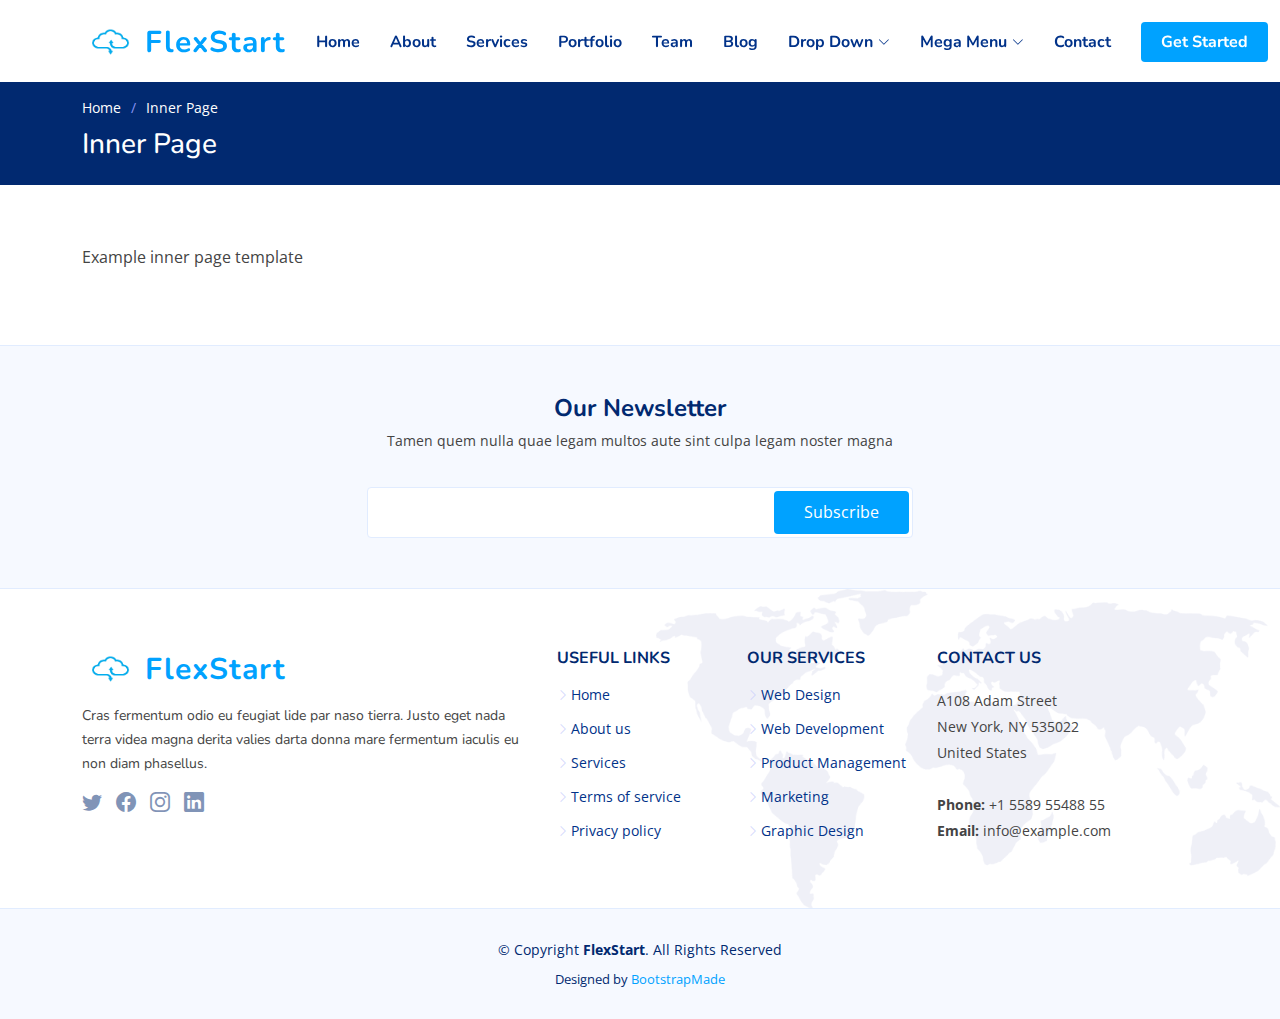
<file: CloudComputer/inner-page.html>
<!DOCTYPE html>
<html lang="en">

<head>
  <meta charset="utf-8">
  <meta content="width=device-width, initial-scale=1.0" name="viewport">

  <title>Inner Page - FlexStart Bootstrap Template</title>
  <meta content="" name="description">
  <meta content="" name="keywords">

  <!-- Favicons -->
  <link href="assets/img/favicon.png" rel="icon">
  <link href="assets/img/apple-touch-icon.png" rel="apple-touch-icon">

  <!-- Google Fonts -->
  <link href="https://fonts.googleapis.com/css?family=Open+Sans:300,300i,400,400i,600,600i,700,700i|Nunito:300,300i,400,400i,600,600i,700,700i|Poppins:300,300i,400,400i,500,500i,600,600i,700,700i" rel="stylesheet">

  <!-- Vendor CSS Files -->
  <link href="assets/vendor/aos/aos.css" rel="stylesheet">
  <link href="assets/vendor/bootstrap/css/bootstrap.min.css" rel="stylesheet">
  <link href="assets/vendor/bootstrap-icons/bootstrap-icons.css" rel="stylesheet">
  <link href="assets/vendor/glightbox/css/glightbox.min.css" rel="stylesheet">
  <link href="assets/vendor/remixicon/remixicon.css" rel="stylesheet">
  <link href="assets/vendor/swiper/swiper-bundle.min.css" rel="stylesheet">

  <!-- Template Main CSS File -->
  <link href="assets/css/style.css" rel="stylesheet">

  <!-- =======================================================
  * Template Name: FlexStart
  * Updated: Jan 09 2024 with Bootstrap v5.3.2
  * Template URL: https://bootstrapmade.com/flexstart-bootstrap-startup-template/
  * Author: BootstrapMade.com
  * License: https://bootstrapmade.com/license/
  ======================================================== -->
</head>

<body>

  <!-- ======= Header ======= -->
  <header id="header" class="header fixed-top">
    <div class="container-fluid container-xl d-flex align-items-center justify-content-between">

      <a href="index.html" class="logo d-flex align-items-center">
        <img src="assets/img/logo.png" alt="">
        <span>FlexStart</span>
      </a>

      <nav id="navbar" class="navbar">
        <ul>
          <li><a class="nav-link scrollto " href="#hero">Home</a></li>
          <li><a class="nav-link scrollto" href="#about">About</a></li>
          <li><a class="nav-link scrollto" href="#services">Services</a></li>
          <li><a class="nav-link scrollto" href="#portfolio">Portfolio</a></li>
          <li><a class="nav-link scrollto" href="#team">Team</a></li>
          <li><a href="blog.html">Blog</a></li>
          <li class="dropdown"><a href="#"><span>Drop Down</span> <i class="bi bi-chevron-down"></i></a>
            <ul>
              <li><a href="#">Drop Down 1</a></li>
              <li class="dropdown"><a href="#"><span>Deep Drop Down</span> <i class="bi bi-chevron-right"></i></a>
                <ul>
                  <li><a href="#">Deep Drop Down 1</a></li>
                  <li><a href="#">Deep Drop Down 2</a></li>
                  <li><a href="#">Deep Drop Down 3</a></li>
                  <li><a href="#">Deep Drop Down 4</a></li>
                  <li><a href="#">Deep Drop Down 5</a></li>
                </ul>
              </li>
              <li><a href="#">Drop Down 2</a></li>
              <li><a href="#">Drop Down 3</a></li>
              <li><a href="#">Drop Down 4</a></li>
            </ul>
          </li>

          <li class="dropdown megamenu"><a href="#"><span>Mega Menu</span> <i class="bi bi-chevron-down"></i></a>
            <ul>
              <li>
                <a href="#">Column 1 link 1</a>
                <a href="#">Column 1 link 2</a>
                <a href="#">Column 1 link 3</a>
              </li>
              <li>
                <a href="#">Column 2 link 1</a>
                <a href="#">Column 2 link 2</a>
                <a href="#">Column 3 link 3</a>
              </li>
              <li>
                <a href="#">Column 3 link 1</a>
                <a href="#">Column 3 link 2</a>
                <a href="#">Column 3 link 3</a>
              </li>
              <li>
                <a href="#">Column 4 link 1</a>
                <a href="#">Column 4 link 2</a>
                <a href="#">Column 4 link 3</a>
              </li>
            </ul>
          </li>

          <li><a class="nav-link scrollto" href="#contact">Contact</a></li>
          <li><a class="getstarted scrollto" href="#about">Get Started</a></li>
        </ul>
        <i class="bi bi-list mobile-nav-toggle"></i>
      </nav><!-- .navbar -->

    </div>
  </header><!-- End Header -->

  <main id="main">

    <!-- ======= Breadcrumbs ======= -->
    <section class="breadcrumbs">
      <div class="container">

        <ol>
          <li><a href="index.html">Home</a></li>
          <li>Inner Page</li>
        </ol>
        <h2>Inner Page</h2>

      </div>
    </section><!-- End Breadcrumbs -->

    <section class="inner-page">
      <div class="container">
        <p>
          Example inner page template
        </p>
      </div>
    </section>

  </main><!-- End #main -->

  <!-- ======= Footer ======= -->
  <footer id="footer" class="footer">

    <div class="footer-newsletter">
      <div class="container">
        <div class="row justify-content-center">
          <div class="col-lg-12 text-center">
            <h4>Our Newsletter</h4>
            <p>Tamen quem nulla quae legam multos aute sint culpa legam noster magna</p>
          </div>
          <div class="col-lg-6">
            <form action="" method="post">
              <input type="email" name="email"><input type="submit" value="Subscribe">
            </form>
          </div>
        </div>
      </div>
    </div>

    <div class="footer-top">
      <div class="container">
        <div class="row gy-4">
          <div class="col-lg-5 col-md-12 footer-info">
            <a href="index.html" class="logo d-flex align-items-center">
              <img src="assets/img/logo.png" alt="">
              <span>FlexStart</span>
            </a>
            <p>Cras fermentum odio eu feugiat lide par naso tierra. Justo eget nada terra videa magna derita valies darta donna mare fermentum iaculis eu non diam phasellus.</p>
            <div class="social-links mt-3">
              <a href="#" class="twitter"><i class="bi bi-twitter"></i></a>
              <a href="#" class="facebook"><i class="bi bi-facebook"></i></a>
              <a href="#" class="instagram"><i class="bi bi-instagram"></i></a>
              <a href="#" class="linkedin"><i class="bi bi-linkedin"></i></a>
            </div>
          </div>

          <div class="col-lg-2 col-6 footer-links">
            <h4>Useful Links</h4>
            <ul>
              <li><i class="bi bi-chevron-right"></i> <a href="#">Home</a></li>
              <li><i class="bi bi-chevron-right"></i> <a href="#">About us</a></li>
              <li><i class="bi bi-chevron-right"></i> <a href="#">Services</a></li>
              <li><i class="bi bi-chevron-right"></i> <a href="#">Terms of service</a></li>
              <li><i class="bi bi-chevron-right"></i> <a href="#">Privacy policy</a></li>
            </ul>
          </div>

          <div class="col-lg-2 col-6 footer-links">
            <h4>Our Services</h4>
            <ul>
              <li><i class="bi bi-chevron-right"></i> <a href="#">Web Design</a></li>
              <li><i class="bi bi-chevron-right"></i> <a href="#">Web Development</a></li>
              <li><i class="bi bi-chevron-right"></i> <a href="#">Product Management</a></li>
              <li><i class="bi bi-chevron-right"></i> <a href="#">Marketing</a></li>
              <li><i class="bi bi-chevron-right"></i> <a href="#">Graphic Design</a></li>
            </ul>
          </div>

          <div class="col-lg-3 col-md-12 footer-contact text-center text-md-start">
            <h4>Contact Us</h4>
            <p>
              A108 Adam Street <br>
              New York, NY 535022<br>
              United States <br><br>
              <strong>Phone:</strong> +1 5589 55488 55<br>
              <strong>Email:</strong> info@example.com<br>
            </p>

          </div>

        </div>
      </div>
    </div>

    <div class="container">
      <div class="copyright">
        &copy; Copyright <strong><span>FlexStart</span></strong>. All Rights Reserved
      </div>
      <div class="credits">
        <!-- All the links in the footer should remain intact. -->
        <!-- You can delete the links only if you purchased the pro version. -->
        <!-- Licensing information: https://bootstrapmade.com/license/ -->
        <!-- Purchase the pro version with working PHP/AJAX contact form: https://bootstrapmade.com/flexstart-bootstrap-startup-template/ -->
        Designed by <a href="https://bootstrapmade.com/">BootstrapMade</a>
      </div>
    </div>
  </footer><!-- End Footer -->

  <a href="#" class="back-to-top d-flex align-items-center justify-content-center"><i class="bi bi-arrow-up-short"></i></a>

  <!-- Vendor JS Files -->
  <script src="assets/vendor/purecounter/purecounter_vanilla.js"></script>
  <script src="assets/vendor/aos/aos.js"></script>
  <script src="assets/vendor/bootstrap/js/bootstrap.bundle.min.js"></script>
  <script src="assets/vendor/glightbox/js/glightbox.min.js"></script>
  <script src="assets/vendor/isotope-layout/isotope.pkgd.min.js"></script>
  <script src="assets/vendor/swiper/swiper-bundle.min.js"></script>
  <script src="assets/vendor/php-email-form/validate.js"></script>

  <!-- Template Main JS File -->
  <script src="assets/js/main.js"></script>

</body>

</html>
</file>
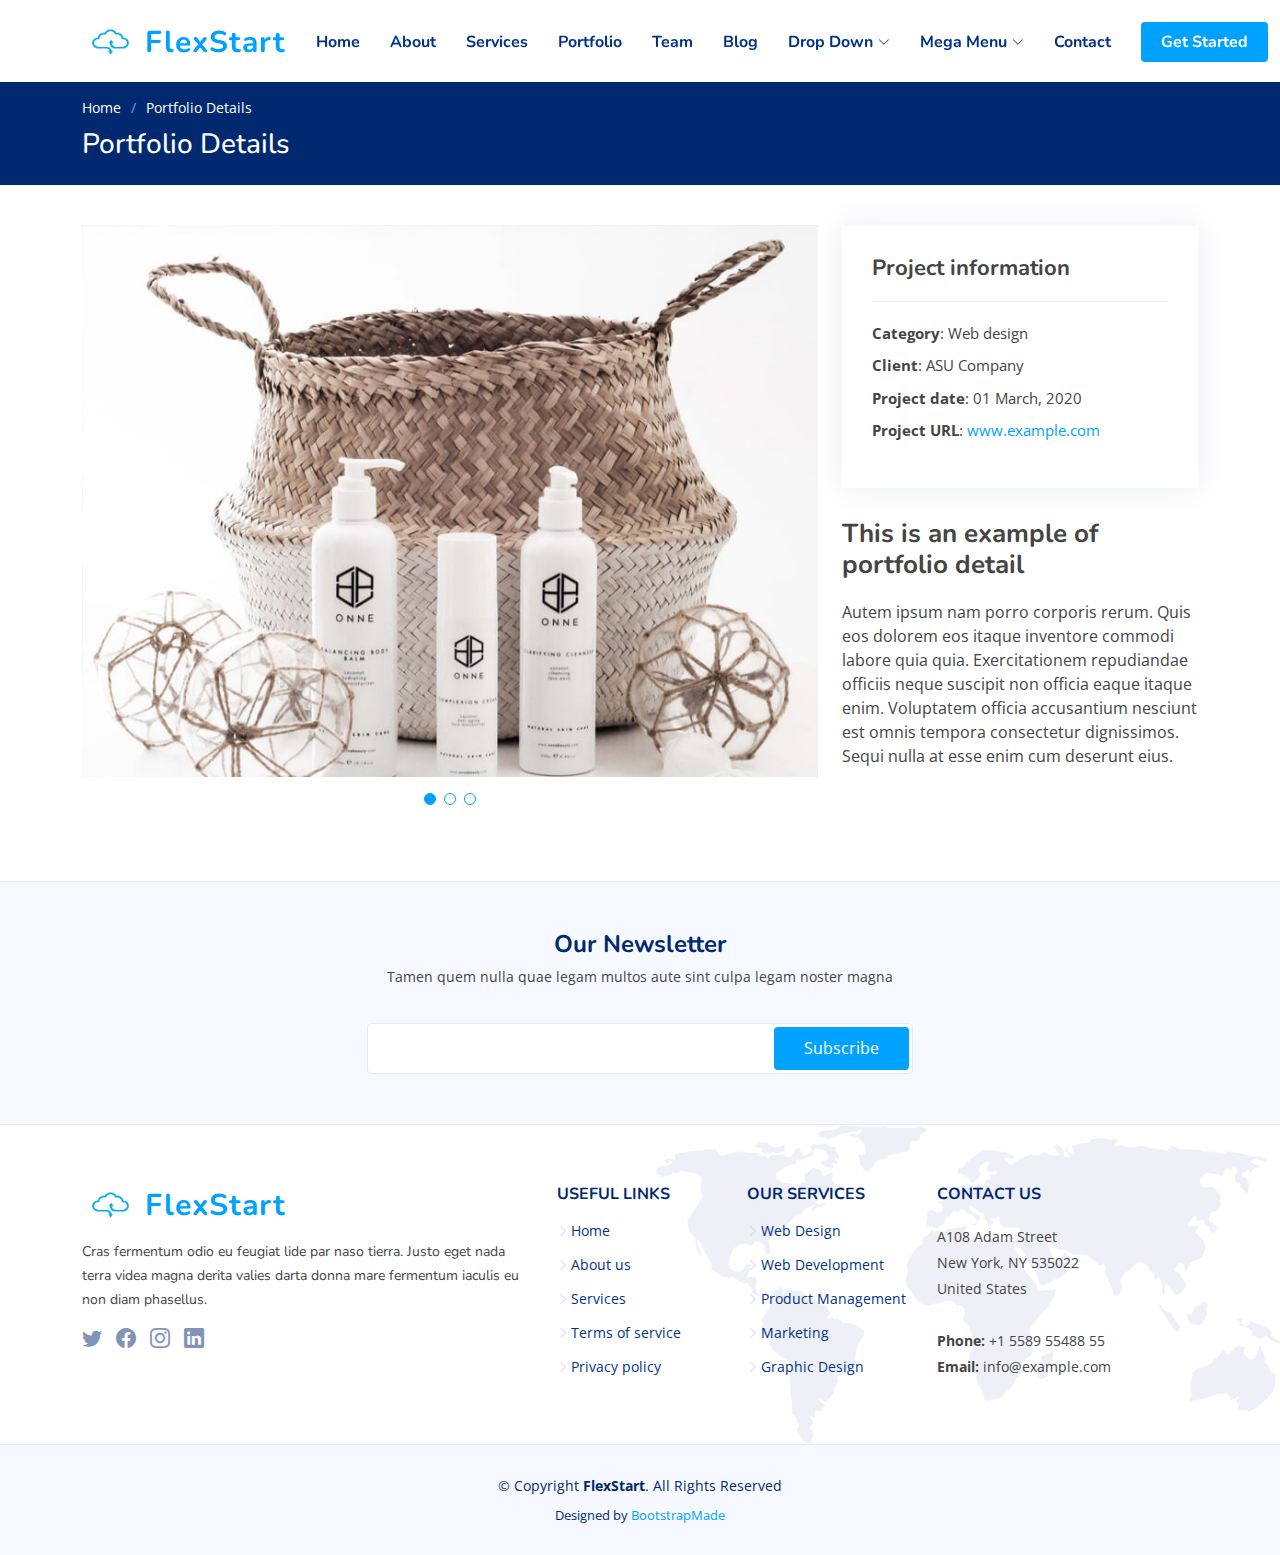
<file: CloudComputer/portfolio-details.html>
<!DOCTYPE html>
<html lang="en">

<head>
  <meta charset="utf-8">
  <meta content="width=device-width, initial-scale=1.0" name="viewport">

  <title>Portfolio Details - FlexStart Bootstrap Template</title>
  <meta content="" name="description">
  <meta content="" name="keywords">

  <!-- Favicons -->
  <link href="assets/img/favicon.png" rel="icon">
  <link href="assets/img/apple-touch-icon.png" rel="apple-touch-icon">

  <!-- Google Fonts -->
  <link href="https://fonts.googleapis.com/css?family=Open+Sans:300,300i,400,400i,600,600i,700,700i|Nunito:300,300i,400,400i,600,600i,700,700i|Poppins:300,300i,400,400i,500,500i,600,600i,700,700i" rel="stylesheet">

  <!-- Vendor CSS Files -->
  <link href="assets/vendor/aos/aos.css" rel="stylesheet">
  <link href="assets/vendor/bootstrap/css/bootstrap.min.css" rel="stylesheet">
  <link href="assets/vendor/bootstrap-icons/bootstrap-icons.css" rel="stylesheet">
  <link href="assets/vendor/glightbox/css/glightbox.min.css" rel="stylesheet">
  <link href="assets/vendor/remixicon/remixicon.css" rel="stylesheet">
  <link href="assets/vendor/swiper/swiper-bundle.min.css" rel="stylesheet">

  <!-- Template Main CSS File -->
  <link href="assets/css/style.css" rel="stylesheet">

  <!-- =======================================================
  * Template Name: FlexStart
  * Updated: Jan 09 2024 with Bootstrap v5.3.2
  * Template URL: https://bootstrapmade.com/flexstart-bootstrap-startup-template/
  * Author: BootstrapMade.com
  * License: https://bootstrapmade.com/license/
  ======================================================== -->
</head>

<body>

  <!-- ======= Header ======= -->
  <header id="header" class="header fixed-top">
    <div class="container-fluid container-xl d-flex align-items-center justify-content-between">

      <a href="index.html" class="logo d-flex align-items-center">
        <img src="assets/img/logo.png" alt="">
        <span>FlexStart</span>
      </a>

      <nav id="navbar" class="navbar">
        <ul>
          <li><a class="nav-link scrollto " href="#hero">Home</a></li>
          <li><a class="nav-link scrollto" href="#about">About</a></li>
          <li><a class="nav-link scrollto" href="#services">Services</a></li>
          <li><a class="nav-link scrollto" href="#portfolio">Portfolio</a></li>
          <li><a class="nav-link scrollto" href="#team">Team</a></li>
          <li><a href="blog.html">Blog</a></li>
          <li class="dropdown"><a href="#"><span>Drop Down</span> <i class="bi bi-chevron-down"></i></a>
            <ul>
              <li><a href="#">Drop Down 1</a></li>
              <li class="dropdown"><a href="#"><span>Deep Drop Down</span> <i class="bi bi-chevron-right"></i></a>
                <ul>
                  <li><a href="#">Deep Drop Down 1</a></li>
                  <li><a href="#">Deep Drop Down 2</a></li>
                  <li><a href="#">Deep Drop Down 3</a></li>
                  <li><a href="#">Deep Drop Down 4</a></li>
                  <li><a href="#">Deep Drop Down 5</a></li>
                </ul>
              </li>
              <li><a href="#">Drop Down 2</a></li>
              <li><a href="#">Drop Down 3</a></li>
              <li><a href="#">Drop Down 4</a></li>
            </ul>
          </li>

          <li class="dropdown megamenu"><a href="#"><span>Mega Menu</span> <i class="bi bi-chevron-down"></i></a>
            <ul>
              <li>
                <a href="#">Column 1 link 1</a>
                <a href="#">Column 1 link 2</a>
                <a href="#">Column 1 link 3</a>
              </li>
              <li>
                <a href="#">Column 2 link 1</a>
                <a href="#">Column 2 link 2</a>
                <a href="#">Column 3 link 3</a>
              </li>
              <li>
                <a href="#">Column 3 link 1</a>
                <a href="#">Column 3 link 2</a>
                <a href="#">Column 3 link 3</a>
              </li>
              <li>
                <a href="#">Column 4 link 1</a>
                <a href="#">Column 4 link 2</a>
                <a href="#">Column 4 link 3</a>
              </li>
            </ul>
          </li>

          <li><a class="nav-link scrollto" href="#contact">Contact</a></li>
          <li><a class="getstarted scrollto" href="#about">Get Started</a></li>
        </ul>
        <i class="bi bi-list mobile-nav-toggle"></i>
      </nav><!-- .navbar -->

    </div>
  </header><!-- End Header -->

  <main id="main">

    <!-- ======= Breadcrumbs ======= -->
    <section class="breadcrumbs">
      <div class="container">

        <ol>
          <li><a href="index.html">Home</a></li>
          <li>Portfolio Details</li>
        </ol>
        <h2>Portfolio Details</h2>

      </div>
    </section><!-- End Breadcrumbs -->

    <!-- ======= Portfolio Details Section ======= -->
    <section id="portfolio-details" class="portfolio-details">
      <div class="container">

        <div class="row gy-4">

          <div class="col-lg-8">
            <div class="portfolio-details-slider swiper">
              <div class="swiper-wrapper align-items-center">

                <div class="swiper-slide">
                  <img src="assets/img/portfolio/portfolio-1.jpg" alt="">
                </div>

                <div class="swiper-slide">
                  <img src="assets/img/portfolio/portfolio-2.jpg" alt="">
                </div>

                <div class="swiper-slide">
                  <img src="assets/img/portfolio/portfolio-3.jpg" alt="">
                </div>

              </div>
              <div class="swiper-pagination"></div>
            </div>
          </div>

          <div class="col-lg-4">
            <div class="portfolio-info">
              <h3>Project information</h3>
              <ul>
                <li><strong>Category</strong>: Web design</li>
                <li><strong>Client</strong>: ASU Company</li>
                <li><strong>Project date</strong>: 01 March, 2020</li>
                <li><strong>Project URL</strong>: <a href="#">www.example.com</a></li>
              </ul>
            </div>
            <div class="portfolio-description">
              <h2>This is an example of portfolio detail</h2>
              <p>
                Autem ipsum nam porro corporis rerum. Quis eos dolorem eos itaque inventore commodi labore quia quia. Exercitationem repudiandae officiis neque suscipit non officia eaque itaque enim. Voluptatem officia accusantium nesciunt est omnis tempora consectetur dignissimos. Sequi nulla at esse enim cum deserunt eius.
              </p>
            </div>
          </div>

        </div>

      </div>
    </section><!-- End Portfolio Details Section -->

  </main><!-- End #main -->

  <!-- ======= Footer ======= -->
  <footer id="footer" class="footer">

    <div class="footer-newsletter">
      <div class="container">
        <div class="row justify-content-center">
          <div class="col-lg-12 text-center">
            <h4>Our Newsletter</h4>
            <p>Tamen quem nulla quae legam multos aute sint culpa legam noster magna</p>
          </div>
          <div class="col-lg-6">
            <form action="" method="post">
              <input type="email" name="email"><input type="submit" value="Subscribe">
            </form>
          </div>
        </div>
      </div>
    </div>

    <div class="footer-top">
      <div class="container">
        <div class="row gy-4">
          <div class="col-lg-5 col-md-12 footer-info">
            <a href="index.html" class="logo d-flex align-items-center">
              <img src="assets/img/logo.png" alt="">
              <span>FlexStart</span>
            </a>
            <p>Cras fermentum odio eu feugiat lide par naso tierra. Justo eget nada terra videa magna derita valies darta donna mare fermentum iaculis eu non diam phasellus.</p>
            <div class="social-links mt-3">
              <a href="#" class="twitter"><i class="bi bi-twitter"></i></a>
              <a href="#" class="facebook"><i class="bi bi-facebook"></i></a>
              <a href="#" class="instagram"><i class="bi bi-instagram"></i></a>
              <a href="#" class="linkedin"><i class="bi bi-linkedin"></i></a>
            </div>
          </div>

          <div class="col-lg-2 col-6 footer-links">
            <h4>Useful Links</h4>
            <ul>
              <li><i class="bi bi-chevron-right"></i> <a href="#">Home</a></li>
              <li><i class="bi bi-chevron-right"></i> <a href="#">About us</a></li>
              <li><i class="bi bi-chevron-right"></i> <a href="#">Services</a></li>
              <li><i class="bi bi-chevron-right"></i> <a href="#">Terms of service</a></li>
              <li><i class="bi bi-chevron-right"></i> <a href="#">Privacy policy</a></li>
            </ul>
          </div>

          <div class="col-lg-2 col-6 footer-links">
            <h4>Our Services</h4>
            <ul>
              <li><i class="bi bi-chevron-right"></i> <a href="#">Web Design</a></li>
              <li><i class="bi bi-chevron-right"></i> <a href="#">Web Development</a></li>
              <li><i class="bi bi-chevron-right"></i> <a href="#">Product Management</a></li>
              <li><i class="bi bi-chevron-right"></i> <a href="#">Marketing</a></li>
              <li><i class="bi bi-chevron-right"></i> <a href="#">Graphic Design</a></li>
            </ul>
          </div>

          <div class="col-lg-3 col-md-12 footer-contact text-center text-md-start">
            <h4>Contact Us</h4>
            <p>
              A108 Adam Street <br>
              New York, NY 535022<br>
              United States <br><br>
              <strong>Phone:</strong> +1 5589 55488 55<br>
              <strong>Email:</strong> info@example.com<br>
            </p>

          </div>

        </div>
      </div>
    </div>

    <div class="container">
      <div class="copyright">
        &copy; Copyright <strong><span>FlexStart</span></strong>. All Rights Reserved
      </div>
      <div class="credits">
        <!-- All the links in the footer should remain intact. -->
        <!-- You can delete the links only if you purchased the pro version. -->
        <!-- Licensing information: https://bootstrapmade.com/license/ -->
        <!-- Purchase the pro version with working PHP/AJAX contact form: https://bootstrapmade.com/flexstart-bootstrap-startup-template/ -->
        Designed by <a href="https://bootstrapmade.com/">BootstrapMade</a>
      </div>
    </div>
  </footer><!-- End Footer -->

  <a href="#" class="back-to-top d-flex align-items-center justify-content-center"><i class="bi bi-arrow-up-short"></i></a>

  <!-- Vendor JS Files -->
  <script src="assets/vendor/purecounter/purecounter_vanilla.js"></script>
  <script src="assets/vendor/aos/aos.js"></script>
  <script src="assets/vendor/bootstrap/js/bootstrap.bundle.min.js"></script>
  <script src="assets/vendor/glightbox/js/glightbox.min.js"></script>
  <script src="assets/vendor/isotope-layout/isotope.pkgd.min.js"></script>
  <script src="assets/vendor/swiper/swiper-bundle.min.js"></script>
  <script src="assets/vendor/php-email-form/validate.js"></script>

  <!-- Template Main JS File -->
  <script src="assets/js/main.js"></script>

</body>

</html>
</file>
<file: CloudComputer/assets/css/style.css>
/**
* Template Name: FlexStart
* Updated: Jan 09 2024 with Bootstrap v5.3.2
* Template URL: https://bootstrapmade.com/flexstart-bootstrap-startup-template/
* Author: BootstrapMade.com
* License: https://bootstrapmade.com/license/
*/

/*--------------------------------------------------------------
# General
--------------------------------------------------------------*/
:root {
  scroll-behavior: smooth;
}

body {
  font-family: "Open Sans", sans-serif;
  color: #444444;
}

a {
  color: #00a2ff;
  text-decoration: none;
}

a:hover {
  color: #717ff5;
  text-decoration: none;
}

h1,
h2,
h3,
h4,
h5,
h6 {
  font-family: "Nunito", sans-serif;
}

/*--------------------------------------------------------------
# Sections
--------------------------------------------------------------*/
section {
  padding: 60px 0;
  overflow: hidden;
}

.section-header {
  text-align: center;
  padding-bottom: 40px;
}

.section-header h2 {
  font-size: 13px;
  letter-spacing: 1px;
  font-weight: 700;
  margin: 0;
  color: #00a2ff;
  text-transform: uppercase;
}

.section-header p {
  margin: 10px 0 0 0;
  padding: 0;
  font-size: 38px;
  line-height: 42px;
  font-weight: 700;
  color: #012970;
}

@media (max-width: 768px) {
  .section-header p {
    font-size: 28px;
    line-height: 32px;
  }
}

/*--------------------------------------------------------------
# Breadcrumbs
--------------------------------------------------------------*/
.breadcrumbs {
  padding: 15px 0;
  background: #012970;
  min-height: 40px;
  margin-top: 82px;
  color: #fff;
}

@media (max-width: 992px) {
  .breadcrumbs {
    margin-top: 57px;
  }
}

.breadcrumbs h2 {
  font-size: 28px;
  font-weight: 500;
}

.breadcrumbs ol {
  display: flex;
  flex-wrap: wrap;
  list-style: none;
  padding: 0 0 10px 0;
  margin: 0;
  font-size: 14px;
}

.breadcrumbs ol a {
  color: #fff;
  transition: 0.3s;
}

.breadcrumbs ol a:hover {
  text-decoration: underline;
}

.breadcrumbs ol li+li {
  padding-left: 10px;
}

.breadcrumbs ol li+li::before {
  display: inline-block;
  padding-right: 10px;
  color: #8894f6;
  content: "/";
}

/*--------------------------------------------------------------
# Back to top button
--------------------------------------------------------------*/
.back-to-top {
  position: fixed;
  visibility: hidden;
  opacity: 0;
  right: 15px;
  bottom: 15px;
  z-index: 99999;
  background: #00a2ff;
  width: 40px;
  height: 40px;
  border-radius: 4px;
  transition: all 0.4s;
}

.back-to-top i {
  font-size: 24px;
  color: #fff;
  line-height: 0;
}

.back-to-top:hover {
  background: #6776f4;
  color: #fff;
}

.back-to-top.active {
  visibility: visible;
  opacity: 1;
}

/*--------------------------------------------------------------
# Disable aos animation delay on mobile devices
--------------------------------------------------------------*/
@media screen and (max-width: 768px) {
  [data-aos-delay] {
    transition-delay: 0 !important;
  }
}

/*--------------------------------------------------------------
# Header
--------------------------------------------------------------*/
.header {
  transition: all 0.5s;
  z-index: 997;
  padding: 20px 0;
}

.header.header-scrolled {
  background: #fff;
  padding: 15px 0;
  box-shadow: 0px 2px 20px rgba(1, 41, 112, 0.1);
}

.header .logo {
  line-height: 0;
}

.header .logo img {
  max-height: 40px;
  margin-right: 6px;
}

.header .logo span {
  font-size: 30px;
  font-weight: 700;
  letter-spacing: 1px;
  color: #00a2ff;
  font-family: "Nunito", sans-serif;
  margin-top: 3px;
}

/*--------------------------------------------------------------
# Navigation Menu
--------------------------------------------------------------*/
/**
* Desktop Navigation 
*/
.navbar {
  padding: 0;
}

.navbar ul {
  margin: 0;
  padding: 0;
  display: flex;
  list-style: none;
  align-items: center;
}

.navbar li {
  position: relative;
}

.navbar a,
.navbar a:focus {
  display: flex;
  align-items: center;
  justify-content: space-between;
  padding: 10px 0 10px 30px;
  font-family: "Nunito", sans-serif;
  font-size: 16px;
  font-weight: 700;
  color: #013289;
  white-space: nowrap;
  transition: 0.3s;
}

.navbar a i,
.navbar a:focus i {
  font-size: 12px;
  line-height: 0;
  margin-left: 5px;
}

.navbar a:hover,
.navbar .active,
.navbar .active:focus,
.navbar li:hover>a {
  color: #00a2ff;
}

.navbar .getstarted,
.navbar .getstarted:focus {
  background: #00a2ff;
  padding: 8px 20px;
  margin-left: 30px;
  border-radius: 4px;
  color: #fff;
}

.navbar .getstarted:hover,
.navbar .getstarted:focus:hover {
  color: #fff;
  background: #5969f3;
}

.navbar .dropdown ul {
  display: block;
  position: absolute;
  left: 14px;
  top: calc(100% + 30px);
  margin: 0;
  padding: 10px 0;
  z-index: 99;
  opacity: 0;
  visibility: hidden;
  background: #fff;
  box-shadow: 0px 0px 30px rgba(127, 137, 161, 0.25);
  transition: 0.3s;
  border-radius: 4px;
}

.navbar .dropdown ul li {
  min-width: 200px;
}

.navbar .dropdown ul a {
  padding: 10px 20px;
  font-size: 15px;
  text-transform: none;
  font-weight: 600;
}

.navbar .dropdown ul a i {
  font-size: 12px;
}

.navbar .dropdown ul a:hover,
.navbar .dropdown ul .active:hover,
.navbar .dropdown ul li:hover>a {
  color: #00a2ff;
}

.navbar .dropdown:hover>ul {
  opacity: 1;
  top: 100%;
  visibility: visible;
}

.navbar .megamenu {
  position: static;
}

.navbar .megamenu ul {
  margin-top: 5px;
  right: 0;
  padding: 10px;
  display: flex;
}

.navbar .megamenu ul li {
  flex: 1;
}

.navbar .megamenu ul li a,
.navbar .megamenu ul li:hover>a {
  color: #013289;
}

.navbar .megamenu ul li a:hover,
.navbar .megamenu ul li .active,
.navbar .megamenu ul li .active:hover {
  color: #00a2ff;
}

.navbar .dropdown .dropdown ul {
  top: 0;
  left: calc(100% - 30px);
  visibility: hidden;
}

.navbar .dropdown .dropdown:hover>ul {
  opacity: 1;
  top: 0;
  left: 100%;
  visibility: visible;
}

@media (max-width: 1366px) {
  .navbar .dropdown .dropdown ul {
    left: -90%;
  }

  .navbar .dropdown .dropdown:hover>ul {
    left: -100%;
  }
}

/**
* Mobile Navigation 
*/
.mobile-nav-toggle {
  color: #012970;
  font-size: 28px;
  cursor: pointer;
  display: none;
  line-height: 0;
  transition: 0.5s;
}

.mobile-nav-toggle.bi-x {
  color: #fff;
}

@media (max-width: 1200px) {
  .mobile-nav-toggle {
    display: block;
  }

  .navbar ul {
    display: none;
  }
}

.navbar-mobile {
  position: fixed;
  overflow: hidden;
  top: 0;
  right: 0;
  left: 0;
  bottom: 0;
  background: rgba(1, 22, 61, 0.9);
  transition: 0.3s;
}

.navbar-mobile .mobile-nav-toggle {
  position: absolute;
  top: 15px;
  right: 15px;
}

.navbar-mobile ul {
  display: block;
  position: absolute;
  top: 55px;
  right: 15px;
  bottom: 15px;
  left: 15px;
  padding: 10px 0;
  border-radius: 10px;
  background-color: #fff;
  overflow-y: auto;
  transition: 0.3s;
}

.navbar-mobile a,
.navbar-mobile a:focus {
  padding: 10px 20px;
  font-size: 15px;
  color: #012970;
}

.navbar-mobile a:hover,
.navbar-mobile .active,
.navbar-mobile li:hover>a {
  color: #00a2ff;
}

.navbar-mobile .getstarted,
.navbar-mobile .getstarted:focus {
  margin: 15px;
}

.navbar-mobile .dropdown ul {
  position: static;
  display: none;
  margin: 10px 20px;
  padding: 10px 0;
  z-index: 99;
  opacity: 1;
  visibility: visible;
  background: #fff;
  box-shadow: 0px 0px 30px rgba(127, 137, 161, 0.25);
}

.navbar-mobile .dropdown ul li {
  min-width: 200px;
}

.navbar-mobile .dropdown ul a {
  padding: 10px 20px;
}

.navbar-mobile .dropdown ul a i {
  font-size: 12px;
}

.navbar-mobile .dropdown ul a:hover,
.navbar-mobile .dropdown ul .active:hover,
.navbar-mobile .dropdown ul li:hover>a {
  color: #00a2ff;
}

.navbar-mobile .dropdown>.dropdown-active {
  display: block;
}

/*--------------------------------------------------------------
# Hero Section
--------------------------------------------------------------*/
.hero {
  width: 100%;
  height: 100vh;
  background: url(../img/hero-bg.png) top center no-repeat;
  background-size: cover;
}

.hero h1 {
  margin: 0;
  font-size: 48px;
  font-weight: 700;
  color: #012970;
}

.hero h2 {
  color: #444444;
  margin: 15px 0 0 0;
  font-size: 26px;
}

.hero .btn-get-started {
  margin-top: 30px;
  line-height: 0;
  padding: 15px 40px;
  border-radius: 4px;
  transition: 0.5s;
  color: #fff;
  background: #00a2ff;
  box-shadow: 0px 5px 30px rgba(65, 84, 241, 0.4);
}

.hero .btn-get-started span {
  font-family: "Nunito", sans-serif;
  font-weight: 600;
  font-size: 16px;
  letter-spacing: 1px;
}

.hero .btn-get-started i {
  margin-left: 5px;
  font-size: 18px;
  transition: 0.3s;
}

.hero .btn-get-started:hover i {
  transform: translateX(5px);
}

.hero .hero-img {
  text-align: right;
}

@media (min-width: 1024px) {
  .hero {
    background-attachment: fixed;
  }
}

@media (max-width: 991px) {
  .hero {
    height: auto;
    padding: 120px 0 60px 0;
  }

  .hero .hero-img {
    text-align: center;
    margin-top: 80px;
  }

  .hero .hero-img img {
    width: 80%;
  }
}

@media (max-width: 768px) {
  .hero {
    text-align: center;
  }

  .hero h1 {
    font-size: 32px;
  }

  .hero h2 {
    font-size: 24px;
  }

  .hero .hero-img img {
    width: 100%;
  }
}

/*--------------------------------------------------------------
# Index Page
--------------------------------------------------------------*/
/*--------------------------------------------------------------
# About
--------------------------------------------------------------*/
.about .content {
  background-color: #f6f9ff;
  padding: 40px;
}

.about h3 {
  font-size: 14px;
  font-weight: 700;
  color: #00a2ff;
  text-transform: uppercase;
}

.about h2 {
  font-size: 24px;
  font-weight: 700;
  color: #012970;
}

.about p {
  margin: 15px 0 30px 0;
  line-height: 24px;
}

.about .btn-read-more {
  line-height: 0;
  padding: 15px 40px;
  border-radius: 4px;
  transition: 0.5s;
  color: #fff;
  background: #00a2ff;
  box-shadow: 0px 5px 25px rgba(65, 84, 241, 0.3);
}

.about .btn-read-more span {
  font-family: "Nunito", sans-serif;
  font-weight: 600;
  font-size: 16px;
  letter-spacing: 1px;
}

.about .btn-read-more i {
  margin-left: 5px;
  font-size: 18px;
  transition: 0.3s;
}

.about .btn-read-more:hover i {
  transform: translateX(5px);
}

/*--------------------------------------------------------------
# Values
--------------------------------------------------------------*/
.values .box {
  padding: 30px;
  box-shadow: 0px 0 5px rgba(1, 41, 112, 0.08);
  text-align: center;
  transition: 0.3s;
  height: 100%;
}

.values .box img {
  padding: 30px 50px;
  transition: 0.5s;
  transform: scale(1.1);
}

.values .box h3 {
  font-size: 24px;
  color: #012970;
  font-weight: 700;
  margin-bottom: 18px;
}

.values .box:hover {
  box-shadow: 0px 0 30px rgba(1, 41, 112, 0.08);
}

.values .box:hover img {
  transform: scale(1);
}

/*--------------------------------------------------------------
# Counts
--------------------------------------------------------------*/
.counts {
  padding: 70px 0 60px;
}

.counts .count-box {
  display: flex;
  align-items: center;
  padding: 30px;
  width: 100%;
  background: #fff;
  box-shadow: 0px 0 30px rgba(1, 41, 112, 0.08);
}

.counts .count-box i {
  font-size: 42px;
  line-height: 0;
  margin-right: 20px;
  color: #00a2ff;
}

.counts .count-box span {
  font-size: 36px;
  display: block;
  font-weight: 600;
  color: #0b198f;
}

.counts .count-box p {
  padding: 0;
  margin: 0;
  font-family: "Nunito", sans-serif;
  font-size: 14px;
}

/*--------------------------------------------------------------
# Features
--------------------------------------------------------------*/
.features .feature-box {
  padding: 24px 20px;
  box-shadow: 0px 0 30px rgba(1, 41, 112, 0.08);
  transition: 0.3s;
  height: 100%;
}

.features .feature-box h3 {
  font-size: 18px;
  color: #012970;
  font-weight: 700;
  margin: 0;
}

.features .feature-box i {
  line-height: 0;
  background: #ecf3ff;
  padding: 4px;
  margin-right: 10px;
  font-size: 24px;
  border-radius: 3px;
  transition: 0.3s;
}

.features .feature-box:hover i {
  background: #00a2ff;
  color: #fff;
}

.features .feture-tabs {
  margin-top: 120px;
}

.features .feture-tabs h3 {
  color: #012970;
  font-weight: 700;
  font-size: 32px;
  margin-bottom: 10px;
}

@media (max-width: 768px) {
  .features .feture-tabs h3 {
    font-size: 28px;
  }
}

.features .feture-tabs .nav-pills {
  border-bottom: 1px solid #eee;
}

.features .feture-tabs .nav-link {
  background: none;
  text-transform: uppercase;
  font-size: 15px;
  font-weight: 600;
  color: #012970;
  padding: 12px 0;
  margin-right: 25px;
  margin-bottom: -2px;
  border-radius: 0;
}

.features .feture-tabs .nav-link.active {
  color: #00a2ff;
  border-bottom: 3px solid #00a2ff;
}

.features .feture-tabs .tab-content h4 {
  font-size: 18px;
  margin: 0;
  font-weight: 700;
  color: #012970;
}

.features .feture-tabs .tab-content i {
  font-size: 24px;
  line-height: 0;
  margin-right: 8px;
  color: #00a2ff;
}

.features .feature-icons {
  margin-top: 120px;
}

.features .feature-icons h3 {
  color: #012970;
  font-weight: 700;
  font-size: 32px;
  margin-bottom: 20px;
  text-align: center;
}

@media (max-width: 768px) {
  .features .feature-icons h3 {
    font-size: 28px;
  }
}

.features .feature-icons .content .icon-box {
  display: flex;
}

.features .feature-icons .content .icon-box h4 {
  font-size: 20px;
  font-weight: 700;
  margin: 0 0 10px 0;
  color: #012970;
}

.features .feature-icons .content .icon-box i {
  font-size: 44px;
  line-height: 44px;
  color: #0245bc;
  margin-right: 15px;
}

.features .feature-icons .content .icon-box p {
  font-size: 15px;
  color: #848484;
}

/*--------------------------------------------------------------
# Services
--------------------------------------------------------------*/
.services .service-box {
  box-shadow: 0px 0 30px rgba(0, 0, 0, 0.174);
  height: 80%;
  padding-bottom: 40px 40px;
  text-align: center;
  transition: 0.3s;
  border-radius: 25px;
  margin-left: 10px;
  margin-right: 10px;

}

.services .service-box .icon {
  font-size: 36px;
  
  border-radius: 4px;
  position: relative;
  
  display: inline-block;
  line-height: 0;
  transition: 0.3s;
}

.services .service-box h3 {
  color: #444444;
  font-weight: 500;
}

.services .service-box .read-more {
  display: inline-flex;
  align-items: center;
  justify-content: center;
  font-weight: 600;
  font-size: 16px;
  padding: 8px 20px;
}

.services .service-box .read-more i {
  line-height: 0;
  margin-left: 5px;
  font-size: 18px;
}

.services .service-box.blue {
  border-bottom: 3px solid #ffffff;
}

.services .service-box.blue .icon {
  color: #2db6fa;
  background: #dbf3fe;
}

.services .service-box.blue .read-more {
  color: #2db6fa;
}

.services .service-box.blue:hover {
 
  transform:scale(1.1); 
  z-index:2;
}

.services .service-box.blue:hover h3{
  color: #444444;
  font-weight: 500;
 
}

.services .service-box.orange {
  border-bottom: 3px solid #f68c09;
}

.services .service-box.orange .icon {
  color: #f68c09;
  background: #fde3c4;
}

.services .service-box.orange .read-more {
  color: #f68c09;
}

.services .service-box.orange:hover {
  background: #f68c09;
}

.services .service-box.green {
  border-bottom: 3px solid #08da4e;
}

.services .service-box.green .icon {
  color: #08da4e;
  background: #cffddf;
}

.services .service-box.green .read-more {
  color: #08da4e;
}

.services .service-box.green:hover {
  background: #08da4e;
}

.services .service-box.red {
  border-bottom: 3px solid #e9222c;
}

.services .service-box.red .icon {
  color: #e9222c;
  background: #fef7f8;
}

.services .service-box.red .read-more {
  color: #e9222c;
}

.services .service-box.red:hover {
  background: #e9222c;
}

.services .service-box.purple {
  border-bottom: 3px solid #b50edf;
}

.services .service-box.purple .icon {
  color: #b50edf;
  background: #f8e4fd;
}

.services .service-box.purple .read-more {
  color: #b50edf;
}

.services .service-box.purple:hover {
  background: #b50edf;
}

.services .service-box.pink {
  border-bottom: 3px solid #f51f9c;
}

.services .service-box.pink .icon {
  color: #f51f9c;
  background: #feecf7;
}

.services .service-box.pink .read-more {
  color: #f51f9c;
}

.services .service-box.pink:hover {
  background: #f51f9c;
}

.services .service-box:hover h3,
.services .service-box:hover p,
.services .service-box:hover .read-more {
  color: #fff;
}

.services .service-box:hover .icon {
  background: #fff;
}

/*--------------------------------------------------------------
# Pricing
--------------------------------------------------------------*/
.pricing .box {
  padding: 40px 20px;
  background: #fff;
  text-align: center;
  box-shadow: 0px 0 30px rgba(1, 41, 112, 0.08);
  border-radius: 4px;
  position: relative;
  overflow: hidden;
  transition: 0.3s;
}

.pricing .box:hover {
  transform: scale(1.1);
  box-shadow: 0px 0 30px rgba(1, 41, 112, 0.1);
}

.pricing h3 {
  font-weight: 700;
  font-size: 18px;
  margin-bottom: 15px;
}

.pricing .price {
  font-size: 36px;
  color: #444444;
  font-weight: 600;
  font-family: "Poppins", sans-serif;
}

.pricing .price sup {
  font-size: 20px;
  top: -15px;
  left: -3px;
}

.pricing .price span {
  color: #bababa;
  font-size: 16px;
  font-weight: 300;
}

.pricing img {
  padding: 30px 40px;
}

.pricing ul {
  padding: 0;
  list-style: none;
  color: #444444;
  text-align: center;
  line-height: 26px;
  font-size: 16px;
  margin-bottom: 25px;
}

.pricing ul li {
  padding-bottom: 10px;
}

.pricing ul .na {
  color: #ccc;
  text-decoration: line-through;
}

.pricing .btn-buy {
  display: inline-block;
  padding: 8px 40px 10px 40px;
  border-radius: 50px;
  color: #00a2ff;
  transition: none;
  font-size: 16px;
  font-weight: 400;
  font-family: "Nunito", sans-serif;
  font-weight: 600;
  transition: 0.3s;
  border: 1px solid #00a2ff;
}

.pricing .btn-buy:hover {
  background: #00a2ff;
  color: #fff;
}

.pricing .featured {
  width: 200px;
  position: absolute;
  top: 18px;
  right: -68px;
  transform: rotate(45deg);
  z-index: 1;
  font-size: 14px;
  padding: 1px 0 3px 0;
  background: #00a2ff;
  color: #fff;
}

/*--------------------------------------------------------------
# F.A.Q
--------------------------------------------------------------*/
.faq .accordion-collapse {
  border: 0;
}

.faq .accordion-button {
  padding: 15px 15px 20px 0;
  font-weight: 600;
  border: 0;
  font-size: 18px;
  color: #444444;
  text-align: left;
}

.faq .accordion-button:focus {
  box-shadow: none;
}

.faq .accordion-button:not(.collapsed) {
  background: none;
  color: #00a2ff;
  border-bottom: 0;
}

.faq .accordion-body {
  padding: 0 0 25px 0;
  border: 0;
}

/*--------------------------------------------------------------
# Portfolio
--------------------------------------------------------------*/
.portfolio #portfolio-flters {
  padding: 0;
  margin: 0 auto 25px auto;
  list-style: none;
  text-align: center;
  background: white;
  border-radius: 50px;
  padding: 2px 15px;
}

.portfolio #portfolio-flters li {
  cursor: pointer;
  display: inline-block;
  padding: 8px 20px 10px 20px;
  font-size: 15px;
  font-weight: 600;
  line-height: 1;
  color: #444444;
  margin: 0 4px 8px 4px;
  transition: 0.3s;
  border-radius: 50px;
  border: 1px solid #fff;
}

.portfolio #portfolio-flters li:hover,
.portfolio #portfolio-flters li.filter-active {
  color: #00a2ff;
  border-color: #00a2ff;
}

.portfolio #portfolio-flters li:last-child {
  margin-right: 0;
}

.portfolio .portfolio-wrap {
  transition: 0.3s;
  position: relative;
  overflow: hidden;
  z-index: 1;
  background: rgba(255, 255, 255, 0.75);
}

.portfolio .portfolio-wrap::before {
  content: "";
  background: rgba(255, 255, 255, 0.75);
  position: absolute;
  left: 30px;
  right: 30px;
  top: 30px;
  bottom: 30px;
  transition: all ease-in-out 0.3s;
  z-index: 2;
  opacity: 0;
}

.portfolio .portfolio-wrap img {
  transition: 1s;
}

.portfolio .portfolio-wrap .portfolio-info {
  opacity: 0;
  position: absolute;
  top: 0;
  left: 0;
  right: 0;
  bottom: 0;
  text-align: center;
  z-index: 3;
  transition: all ease-in-out 0.3s;
  display: flex;
  flex-direction: column;
  justify-content: center;
  align-items: center;
}

.portfolio .portfolio-wrap .portfolio-info::before {
  display: block;
  content: "";
  width: 48px;
  height: 48px;
  position: absolute;
  top: 35px;
  left: 35px;
  border-top: 3px solid rgba(1, 41, 112, 0.2);
  border-left: 3px solid rgba(1, 41, 112, 0.2);
  transition: all 0.5s ease 0s;
  z-index: 9994;
}

.portfolio .portfolio-wrap .portfolio-info::after {
  display: block;
  content: "";
  width: 48px;
  height: 48px;
  position: absolute;
  bottom: 35px;
  right: 35px;
  border-bottom: 3px solid rgba(1, 41, 112, 0.2);
  border-right: 3px solid rgba(1, 41, 112, 0.2);
  transition: all 0.5s ease 0s;
  z-index: 9994;
}

.portfolio .portfolio-wrap .portfolio-info h4 {
  font-size: 20px;
  color: #012970;
  font-weight: 700;
}

.portfolio .portfolio-wrap .portfolio-info p {
  color: #012970;
  font-weight: 600;
  font-size: 14px;
  text-transform: uppercase;
  padding: 0;
  margin: 0;
}

.portfolio .portfolio-wrap .portfolio-links {
  text-align: center;
  z-index: 4;
}

.portfolio .portfolio-wrap .portfolio-links a {
  color: #fff;
  background: #00a2ff;
  margin: 10px 2px;
  width: 36px;
  height: 36px;
  display: inline-flex;
  align-items: center;
  justify-content: center;
  border-radius: 50%;
  transition: 0.3s;
}

.portfolio .portfolio-wrap .portfolio-links a i {
  font-size: 24px;
  line-height: 0;
}

.portfolio .portfolio-wrap .portfolio-links a:hover {
  background: #5969f3;
}

.portfolio .portfolio-wrap:hover img {
  transform: scale(1.1);
}

.portfolio .portfolio-wrap:hover::before {
  top: 0;
  left: 0;
  right: 0;
  bottom: 0;
  opacity: 1;
}

.portfolio .portfolio-wrap:hover .portfolio-info {
  opacity: 1;
}

.portfolio .portfolio-wrap:hover .portfolio-info::before {
  top: 15px;
  left: 15px;
}

.portfolio .portfolio-wrap:hover .portfolio-info::after {
  bottom: 15px;
  right: 15px;
}

/*--------------------------------------------------------------
# Portfolio Details
--------------------------------------------------------------*/
.portfolio-details {
  padding-top: 40px;
}

.portfolio-details .portfolio-details-slider img {
  width: 100%;
}

.portfolio-details .portfolio-details-slider .swiper-pagination {
  margin-top: 20px;
  position: relative;
}

.portfolio-details .portfolio-details-slider .swiper-pagination .swiper-pagination-bullet {
  width: 12px;
  height: 12px;
  background-color: #fff;
  opacity: 1;
  border: 1px solid #00a2ff;
}

.portfolio-details .portfolio-details-slider .swiper-pagination .swiper-pagination-bullet-active {
  background-color: #00a2ff;
}

.portfolio-details .portfolio-info {
  padding: 30px;
  box-shadow: 0px 0 30px rgba(1, 41, 112, 0.08);
}

.portfolio-details .portfolio-info h3 {
  font-size: 22px;
  font-weight: 700;
  margin-bottom: 20px;
  padding-bottom: 20px;
  border-bottom: 1px solid #eee;
}

.portfolio-details .portfolio-info ul {
  list-style: none;
  padding: 0;
  font-size: 15px;
}

.portfolio-details .portfolio-info ul li+li {
  margin-top: 10px;
}

.portfolio-details .portfolio-description {
  padding-top: 30px;
}

.portfolio-details .portfolio-description h2 {
  font-size: 26px;
  font-weight: 700;
  margin-bottom: 20px;
}

.portfolio-details .portfolio-description p {
  padding: 0;
}

/*--------------------------------------------------------------
# Testimonials
--------------------------------------------------------------*/
.testimonials .testimonial-item {
  box-sizing: content-box;
  padding: 30px;
  margin: 40px 30px;
  box-shadow: 0px 0 20px rgba(1, 41, 112, 0.1);
  background: #fff;
  min-height: 320px;
  display: flex;
  flex-direction: column;
  text-align: center;
  transition: 0.3s;
}

.testimonials .testimonial-item .stars {
  margin-bottom: 15px;
}

.testimonials .testimonial-item .stars i {
  color: #ffc107;
  margin: 0 1px;
}

.testimonials .testimonial-item .testimonial-img {
  width: 90px;
  border-radius: 50%;
  border: 4px solid #fff;
  margin: 0 auto;
}

.testimonials .testimonial-item h3 {
  font-size: 18px;
  font-weight: bold;
  margin: 10px 0 5px 0;
  color: #111;
}

.testimonials .testimonial-item h4 {
  font-size: 14px;
  color: #999;
  margin: 0;
}

.testimonials .testimonial-item p {
  font-style: italic;
  margin: 0 auto 15px auto;
}

.testimonials .swiper-pagination {
  margin-top: 20px;
  position: relative;
}

.testimonials .swiper-pagination .swiper-pagination-bullet {
  width: 12px;
  height: 12px;
  background-color: #fff;
  opacity: 1;
  border: 1px solid #00a2ff;
}

.testimonials .swiper-pagination .swiper-pagination-bullet-active {
  background-color: #00a2ff;
}

.testimonials .swiper-slide {
  opacity: 0.3;
}

@media (max-width: 1199px) {
  .testimonials .swiper-slide-active {
    opacity: 1;
  }

  .testimonials .swiper-pagination {
    margin-top: 0;
  }
}

@media (min-width: 1200px) {
  .testimonials .swiper-slide-next {
    opacity: 1;
    transform: scale(1.12);
  }
}

/*--------------------------------------------------------------
# Team
--------------------------------------------------------------*/
.team {
  background: #fff;
  padding: 60px 0;
}

.team .member {
  overflow: hidden;
  text-align: center;
  border-radius: 5px;
  background: #fff;
  box-shadow: 0px 0 30px rgba(1, 41, 112, 0.08);
  transition: 0.3s;
}

.team .member .member-img {
  position: relative;
  overflow: hidden;
}

.team .member .member-img:after {
  position: absolute;
  content: "";
  left: 0;
  bottom: 0;
  height: 100%;
  width: 100%;
  background: url(../img/team-shape.svg) no-repeat center bottom;
  background-size: contain;
  z-index: 1;
}

.team .member .social {
  position: absolute;
  right: -100%;
  top: 30px;
  opacity: 0;
  border-radius: 4px;
  transition: 0.5s;
  background: rgba(255, 255, 255, 0.3);
  z-index: 2;
}

.team .member .social a {
  transition: color 0.3s;
  color: rgba(1, 41, 112, 0.5);
  margin: 15px 12px;
  display: block;
  line-height: 0;
  text-align: center;
}

.team .member .social a:hover {
  color: rgba(1, 41, 112, 0.8);
}

.team .member .social i {
  font-size: 18px;
}

.team .member .member-info {
  padding: 10px 15px 20px 15px;
}

.team .member .member-info h4 {
  font-weight: 700;
  margin-bottom: 5px;
  font-size: 20px;
  color: #012970;
}

.team .member .member-info span {
  display: block;
  font-size: 14px;
  font-weight: 400;
  color: #aaaaaa;
}

.team .member .member-info p {
  font-style: italic;
  font-size: 14px;
  padding-top: 15px;
  line-height: 26px;
  color: #5e5e5e;
}

.team .member:hover {
  transform: scale(1.08);
  box-shadow: 0px 0 30px rgba(1, 41, 112, 0.1);
}

.team .member:hover .social {
  right: 8px;
  opacity: 1;
}

/*--------------------------------------------------------------
# Clients
--------------------------------------------------------------*/
.clients .clients-slider .swiper-slide img {
  opacity: 0.5;
  transition: 0.3s;
}

.clients .clients-slider .swiper-slide img:hover {
  opacity: 1;
}

.clients .clients-slider .swiper-pagination {
  margin-top: 20px;
  position: relative;
}

.clients .clients-slider .swiper-pagination .swiper-pagination-bullet {
  width: 12px;
  height: 12px;
  background-color: #fff;
  opacity: 1;
  border: 1px solid #00a2ff;
}

.clients .clients-slider .swiper-pagination .swiper-pagination-bullet-active {
  background-color: #00a2ff;
}

/*--------------------------------------------------------------
# Recent Blog Posts
--------------------------------------------------------------*/
.recent-blog-posts .post-box {
  box-shadow: 0px 0 30px rgba(1, 41, 112, 0.08);
  transition: 0.3s;
  height: 100%;
  overflow: hidden;
  padding: 30px;
  border-radius: 8px;
  position: relative;
  display: flex;
  flex-direction: column;
}

.recent-blog-posts .post-box .post-img {
  overflow: hidden;
  margin: -30px -30px 15px -30px;
  position: relative;
}

.recent-blog-posts .post-box .post-img img {
  transition: 0.5s;
}

.recent-blog-posts .post-box .post-date {
  font-size: 16px;
  font-weight: 600;
  color: rgba(1, 41, 112, 0.6);
  display: block;
  margin-bottom: 10px;
}

.recent-blog-posts .post-box .post-title {
  font-size: 24px;
  color: #012970;
  font-weight: 700;
  margin-bottom: 18px;
  position: relative;
  transition: 0.3s;
}

.recent-blog-posts .post-box .readmore {
  display: flex;
  align-items: center;
  font-weight: 600;
  line-height: 1;
  transition: 0.3s;
}

.recent-blog-posts .post-box .readmore i {
  line-height: 0;
  margin-left: 4px;
  font-size: 18px;
}

.recent-blog-posts .post-box:hover .post-title {
  color: #00a2ff;
}

.recent-blog-posts .post-box:hover .post-img img {
  transform: rotate(6deg) scale(1.2);
}

/*--------------------------------------------------------------
# Contact
--------------------------------------------------------------*/
.contact .info-box {
  color: #444444;
  background: #fafbff;
  padding: 30px;
}

.contact .info-box i {
  font-size: 38px;
  line-height: 0;
  color: #00a2ff;
}

.contact .info-box h3 {
  font-size: 20px;
  color: #012970;
  font-weight: 700;
  margin: 20px 0 10px 0;
}

.contact .info-box p {
  padding: 0;
  line-height: 24px;
  font-size: 14px;
  margin-bottom: 0;
}

.contact .php-email-form {
  background: #fafbff;
  padding: 30px;
  height: 100%;
}

.contact .php-email-form .error-message {
  display: none;
  color: #fff;
  background: #ed3c0d;
  text-align: left;
  padding: 15px;
  margin-bottom: 24px;
  font-weight: 600;
}

.contact .php-email-form .sent-message {
  display: none;
  color: #fff;
  background: #18d26e;
  text-align: center;
  padding: 15px;
  margin-bottom: 24px;
  font-weight: 600;
}

.contact .php-email-form .loading {
  display: none;
  background: #fff;
  text-align: center;
  padding: 15px;
  margin-bottom: 24px;
}

.contact .php-email-form .loading:before {
  content: "";
  display: inline-block;
  border-radius: 50%;
  width: 24px;
  height: 24px;
  margin: 0 10px -6px 0;
  border: 3px solid #18d26e;
  border-top-color: #eee;
  animation: animate-loading 1s linear infinite;
}

.contact .php-email-form input,
.contact .php-email-form textarea {
  border-radius: 0;
  box-shadow: none;
  font-size: 14px;
  border-radius: 0;
}

.contact .php-email-form input:focus,
.contact .php-email-form textarea:focus {
  border-color: #00a2ff;
}

.contact .php-email-form input[type=text],
.contact .php-email-form input[type=email] {
  padding: 10px 15px;
}

.contact .php-email-form textarea {
  padding: 12px 15px;
}

.contact .php-email-form button[type=submit] {
  background: #00a2ff;
  border: 0;
  padding: 10px 30px;
  color: #fff;
  transition: 0.4s;
  border-radius: 4px;
}

.contact .php-email-form button[type=submit]:hover {
  background: #5969f3;
}

@keyframes animate-loading {
  0% {
    transform: rotate(0deg);
  }

  100% {
    transform: rotate(360deg);
  }
}

/*--------------------------------------------------------------
# Blog
--------------------------------------------------------------*/
.blog {
  padding: 40px 0 20px 0;
}

.blog .entry {
  padding: 30px;
  margin-bottom: 60px;
  box-shadow: 0 4px 16px rgba(0, 0, 0, 0.1);
}

.blog .entry .entry-img {
  max-height: 440px;
  margin: -30px -30px 20px -30px;
  overflow: hidden;
}

.blog .entry .entry-title {
  font-size: 28px;
  font-weight: bold;
  padding: 0;
  margin: 0 0 20px 0;
}

.blog .entry .entry-title a {
  color: #012970;
  transition: 0.3s;
}

.blog .entry .entry-title a:hover {
  color: #00a2ff;
}

.blog .entry .entry-meta {
  margin-bottom: 15px;
  color: #4084fd;
}

.blog .entry .entry-meta ul {
  display: flex;
  flex-wrap: wrap;
  list-style: none;
  align-items: center;
  padding: 0;
  margin: 0;
}

.blog .entry .entry-meta ul li+li {
  padding-left: 20px;
}

.blog .entry .entry-meta i {
  font-size: 16px;
  margin-right: 8px;
  line-height: 0;
}

.blog .entry .entry-meta a {
  color: #777777;
  font-size: 14px;
  display: inline-block;
  line-height: 1;
}

.blog .entry .entry-content p {
  line-height: 24px;
}

.blog .entry .entry-content .read-more {
  -moz-text-align-last: right;
  text-align-last: right;
}

.blog .entry .entry-content .read-more a {
  display: inline-block;
  background: #00a2ff;
  color: #fff;
  padding: 6px 20px;
  transition: 0.3s;
  font-size: 14px;
  border-radius: 4px;
}

.blog .entry .entry-content .read-more a:hover {
  background: #5969f3;
}

.blog .entry .entry-content h3 {
  font-size: 22px;
  margin-top: 30px;
  font-weight: bold;
}

.blog .entry .entry-content blockquote {
  overflow: hidden;
  background-color: #fafafa;
  padding: 60px;
  position: relative;
  text-align: center;
  margin: 20px 0;
}

.blog .entry .entry-content blockquote p {
  color: #444444;
  line-height: 1.6;
  margin-bottom: 0;
  font-style: italic;
  font-weight: 500;
  font-size: 22px;
}

.blog .entry .entry-content blockquote::after {
  content: "";
  position: absolute;
  left: 0;
  top: 0;
  bottom: 0;
  width: 3px;
  background-color: #012970;
  margin-top: 20px;
  margin-bottom: 20px;
}

.blog .entry .entry-footer {
  padding-top: 10px;
  border-top: 1px solid #e6e6e6;
}

.blog .entry .entry-footer i {
  color: #0d64fd;
  display: inline;
}

.blog .entry .entry-footer a {
  color: #013289;
  transition: 0.3s;
}

.blog .entry .entry-footer a:hover {
  color: #00a2ff;
}

.blog .entry .entry-footer .cats {
  list-style: none;
  display: inline;
  padding: 0 20px 0 0;
  font-size: 14px;
}

.blog .entry .entry-footer .cats li {
  display: inline-block;
}

.blog .entry .entry-footer .tags {
  list-style: none;
  display: inline;
  padding: 0;
  font-size: 14px;
}

.blog .entry .entry-footer .tags li {
  display: inline-block;
}

.blog .entry .entry-footer .tags li+li::before {
  padding-right: 6px;
  color: #6c757d;
  content: ",";
}

.blog .entry .entry-footer .share {
  font-size: 16px;
}

.blog .entry .entry-footer .share i {
  padding-left: 5px;
}

.blog .entry-single {
  margin-bottom: 30px;
}

.blog .blog-author {
  padding: 20px;
  margin-bottom: 30px;
  box-shadow: 0 4px 16px rgba(0, 0, 0, 0.1);
}

.blog .blog-author img {
  width: 120px;
  margin-right: 20px;
}

.blog .blog-author h4 {
  font-weight: 600;
  font-size: 22px;
  margin-bottom: 0px;
  padding: 0;
  color: #012970;
}

.blog .blog-author .social-links {
  margin: 0 10px 10px 0;
}

.blog .blog-author .social-links a {
  color: rgba(1, 41, 112, 0.5);
  margin-right: 5px;
}

.blog .blog-author p {
  font-style: italic;
  color: #b7b7b7;
}

.blog .blog-comments {
  margin-bottom: 30px;
}

.blog .blog-comments .comments-count {
  font-weight: bold;
}

.blog .blog-comments .comment {
  margin-top: 30px;
  position: relative;
}

.blog .blog-comments .comment .comment-img {
  margin-right: 14px;
}

.blog .blog-comments .comment .comment-img img {
  width: 60px;
}

.blog .blog-comments .comment h5 {
  font-size: 16px;
  margin-bottom: 2px;
}

.blog .blog-comments .comment h5 a {
  font-weight: bold;
  color: #444444;
  transition: 0.3s;
}

.blog .blog-comments .comment h5 a:hover {
  color: #00a2ff;
}

.blog .blog-comments .comment h5 .reply {
  padding-left: 10px;
  color: #012970;
}

.blog .blog-comments .comment h5 .reply i {
  font-size: 20px;
}

.blog .blog-comments .comment time {
  display: block;
  font-size: 14px;
  color: #013ca3;
  margin-bottom: 5px;
}

.blog .blog-comments .comment.comment-reply {
  padding-left: 40px;
}

.blog .blog-comments .reply-form {
  margin-top: 30px;
  padding: 30px;
  box-shadow: 0 4px 16px rgba(0, 0, 0, 0.1);
}

.blog .blog-comments .reply-form h4 {
  font-weight: bold;
  font-size: 22px;
}

.blog .blog-comments .reply-form p {
  font-size: 14px;
}

.blog .blog-comments .reply-form input {
  border-radius: 4px;
  padding: 10px 10px;
  font-size: 14px;
}

.blog .blog-comments .reply-form input:focus {
  box-shadow: none;
  border-color: #a0aaf8;
}

.blog .blog-comments .reply-form textarea {
  border-radius: 4px;
  padding: 10px 10px;
  font-size: 14px;
}

.blog .blog-comments .reply-form textarea:focus {
  box-shadow: none;
  border-color: #a0aaf8;
}

.blog .blog-comments .reply-form .form-group {
  margin-bottom: 25px;
}

.blog .blog-comments .reply-form .btn-primary {
  border-radius: 4px;
  padding: 10px 20px;
  border: 0;
  background-color: #012970;
}

.blog .blog-comments .reply-form .btn-primary:hover {
  background-color: #013289;
}

.blog .blog-pagination {
  color: #024ed5;
}

.blog .blog-pagination ul {
  display: flex;
  padding: 0;
  margin: 0;
  list-style: none;
}

.blog .blog-pagination li {
  margin: 0 5px;
  transition: 0.3s;
}

.blog .blog-pagination li a {
  color: #012970;
  padding: 7px 16px;
  display: flex;
  align-items: center;
  justify-content: center;
}

.blog .blog-pagination li.active,
.blog .blog-pagination li:hover {
  background: #00a2ff;
}

.blog .blog-pagination li.active a,
.blog .blog-pagination li:hover a {
  color: #fff;
}

.blog .sidebar {
  padding: 30px;
  margin: 0 0 60px 20px;
  box-shadow: 0 4px 16px rgba(0, 0, 0, 0.1);
}

.blog .sidebar .sidebar-title {
  font-size: 20px;
  font-weight: 700;
  padding: 0 0 0 0;
  margin: 0 0 15px 0;
  color: #012970;
  position: relative;
}

.blog .sidebar .sidebar-item {
  margin-bottom: 30px;
}

.blog .sidebar .search-form form {
  background: #fff;
  border: 1px solid #ddd;
  padding: 3px 10px;
  position: relative;
}

.blog .sidebar .search-form form input[type=text] {
  border: 0;
  padding: 4px;
  border-radius: 4px;
  width: calc(100% - 40px);
}

.blog .sidebar .search-form form button {
  position: absolute;
  top: 0;
  right: 0;
  bottom: 0;
  border: 0;
  background: none;
  font-size: 16px;
  padding: 0 15px;
  margin: -1px;
  background: #00a2ff;
  color: #fff;
  transition: 0.3s;
  border-radius: 0 4px 4px 0;
  line-height: 0;
}

.blog .sidebar .search-form form button i {
  line-height: 0;
}

.blog .sidebar .search-form form button:hover {
  background: #5465f2;
}

.blog .sidebar .categories ul {
  list-style: none;
  padding: 0;
}

.blog .sidebar .categories ul li+li {
  padding-top: 10px;
}

.blog .sidebar .categories ul a {
  color: #012970;
  transition: 0.3s;
}

.blog .sidebar .categories ul a:hover {
  color: #00a2ff;
}

.blog .sidebar .categories ul a span {
  padding-left: 5px;
  color: #aaaaaa;
  font-size: 14px;
}

.blog .sidebar .recent-posts .post-item+.post-item {
  margin-top: 15px;
}

.blog .sidebar .recent-posts img {
  width: 80px;
  float: left;
}

.blog .sidebar .recent-posts h4 {
  font-size: 15px;
  margin-left: 95px;
  font-weight: bold;
}

.blog .sidebar .recent-posts h4 a {
  color: #012970;
  transition: 0.3s;
}

.blog .sidebar .recent-posts h4 a:hover {
  color: #00a2ff;
}

.blog .sidebar .recent-posts time {
  display: block;
  margin-left: 95px;
  font-style: italic;
  font-size: 14px;
  color: #aaaaaa;
}

.blog .sidebar .tags {
  margin-bottom: -10px;
}

.blog .sidebar .tags ul {
  list-style: none;
  padding: 0;
}

.blog .sidebar .tags ul li {
  display: inline-block;
}

.blog .sidebar .tags ul a {
  color: #0257ee;
  font-size: 14px;
  padding: 6px 14px;
  margin: 0 6px 8px 0;
  border: 1px solid #d7e6ff;
  display: inline-block;
  transition: 0.3s;
}

.blog .sidebar .tags ul a:hover {
  color: #fff;
  border: 1px solid #00a2ff;
  background: #00a2ff;
}

.blog .sidebar .tags ul a span {
  padding-left: 5px;
  color: #a5c5fe;
  font-size: 14px;
}

/*--------------------------------------------------------------
# Footer
--------------------------------------------------------------*/
.footer {
  background: #f6f9ff;
  padding: 0 0 30px 0;
  font-size: 14px;
}

.footer .footer-newsletter {
  padding: 50px 0;
  background: #f6f9ff;
  border-top: 1px solid #e1ecff;
}

.footer .footer-newsletter h4 {
  font-size: 24px;
  margin: 0 0 10px 0;
  padding: 0;
  line-height: 1;
  font-weight: 700;
  color: #012970;
}

.footer .footer-newsletter form {
  margin-top: 20px;
  background: #fff;
  padding: 6px 10px;
  position: relative;
  border-radius: 4px;
  border: 1px solid #e1ecff;
}

.footer .footer-newsletter form input[type=email] {
  border: 0;
  padding: 8px;
  width: calc(100% - 140px);
}

.footer .footer-newsletter form input[type=submit] {
  position: absolute;
  top: 0;
  right: 0;
  bottom: 0;
  border: 0;
  background: none;
  font-size: 16px;
  padding: 0 30px;
  margin: 3px;
  background: #00a2ff;
  color: #fff;
  transition: 0.3s;
  border-radius: 4px;
}

.footer .footer-newsletter form input[type=submit]:hover {
  background: #5969f3;
}

.footer .footer-top {
  background: white url(../img/footer-bg.png) no-repeat right top;
  background-size: contain;
  border-top: 1px solid #e1ecff;
  border-bottom: 1px solid #e1ecff;
  padding: 60px 0 30px 0;
}

@media (max-width: 992px) {
  .footer .footer-top {
    background-position: center bottom;
  }
}

.footer .footer-top .footer-info {
  margin-bottom: 30px;
}

.footer .footer-top .footer-info .logo {
  line-height: 0;
  margin-bottom: 15px;
}

.footer .footer-top .footer-info .logo img {
  max-height: 40px;
  margin-right: 6px;
}

.footer .footer-top .footer-info .logo span {
  font-size: 30px;
  font-weight: 700;
  letter-spacing: 1px;
  color: #00a2ff;;
  font-family: "Nunito", sans-serif;
  margin-top: 3px;
}

.footer .footer-top .footer-info p {
  font-size: 14px;
  line-height: 24px;
  margin-bottom: 0;
  font-family: "Nunito", sans-serif;
}

.footer .footer-top .social-links a {
  font-size: 20px;
  display: inline-block;
  color: rgba(1, 41, 112, 0.5);
  line-height: 0;
  margin-right: 10px;
  transition: 0.3s;
}

.footer .footer-top .social-links a:hover {
  color: #012970;
}

.footer .footer-top h4 {
  font-size: 16px;
  font-weight: bold;
  color: #012970;
  text-transform: uppercase;
  position: relative;
  padding-bottom: 12px;
}

.footer .footer-top .footer-links {
  margin-bottom: 30px;
}

.footer .footer-top .footer-links ul {
  list-style: none;
  padding: 0;
  margin: 0;
}

.footer .footer-top .footer-links ul i {
  padding-right: 2px;
  color: #d0d4fc;
  font-size: 12px;
  line-height: 0;
}

.footer .footer-top .footer-links ul li {
  padding: 10px 0;
  display: flex;
  align-items: center;
}

.footer .footer-top .footer-links ul li:first-child {
  padding-top: 0;
}

.footer .footer-top .footer-links ul a {
  color: #013289;
  transition: 0.3s;
  display: inline-block;
  line-height: 1;
}

.footer .footer-top .footer-links ul a:hover {
  color: #00a2ff;
}

.footer .footer-top .footer-contact p {
  line-height: 26px;
}

.footer .copyright {
  text-align: center;
  padding-top: 30px;
  color: #012970;
}

.footer .credits {
  padding-top: 10px;
  text-align: center;
  font-size: 13px;
  color: #012970;
}
</file>
